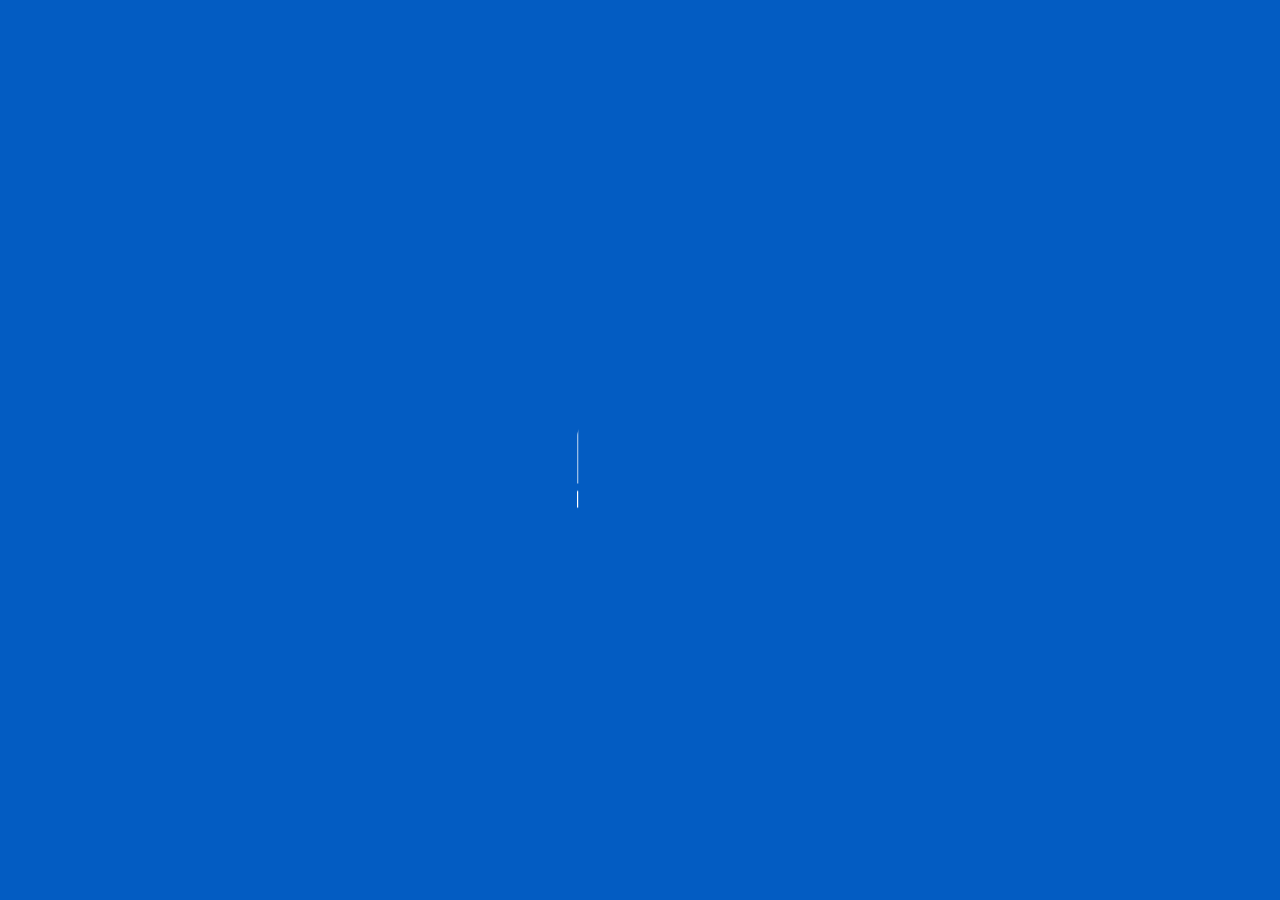
<file: index.html>
<!doctype html>
<html lang="en"><head><meta charset="utf-8">
<meta name="robots" content="noindex, nofollow">
<title>Encik Beku</title>
<meta http-equiv="refresh" content="0; url=website/">
<link rel="canonical" href="website/">
</head><body><p><a href="website/">Continue to the Encik Beku site</a></p></body></html>
</file>
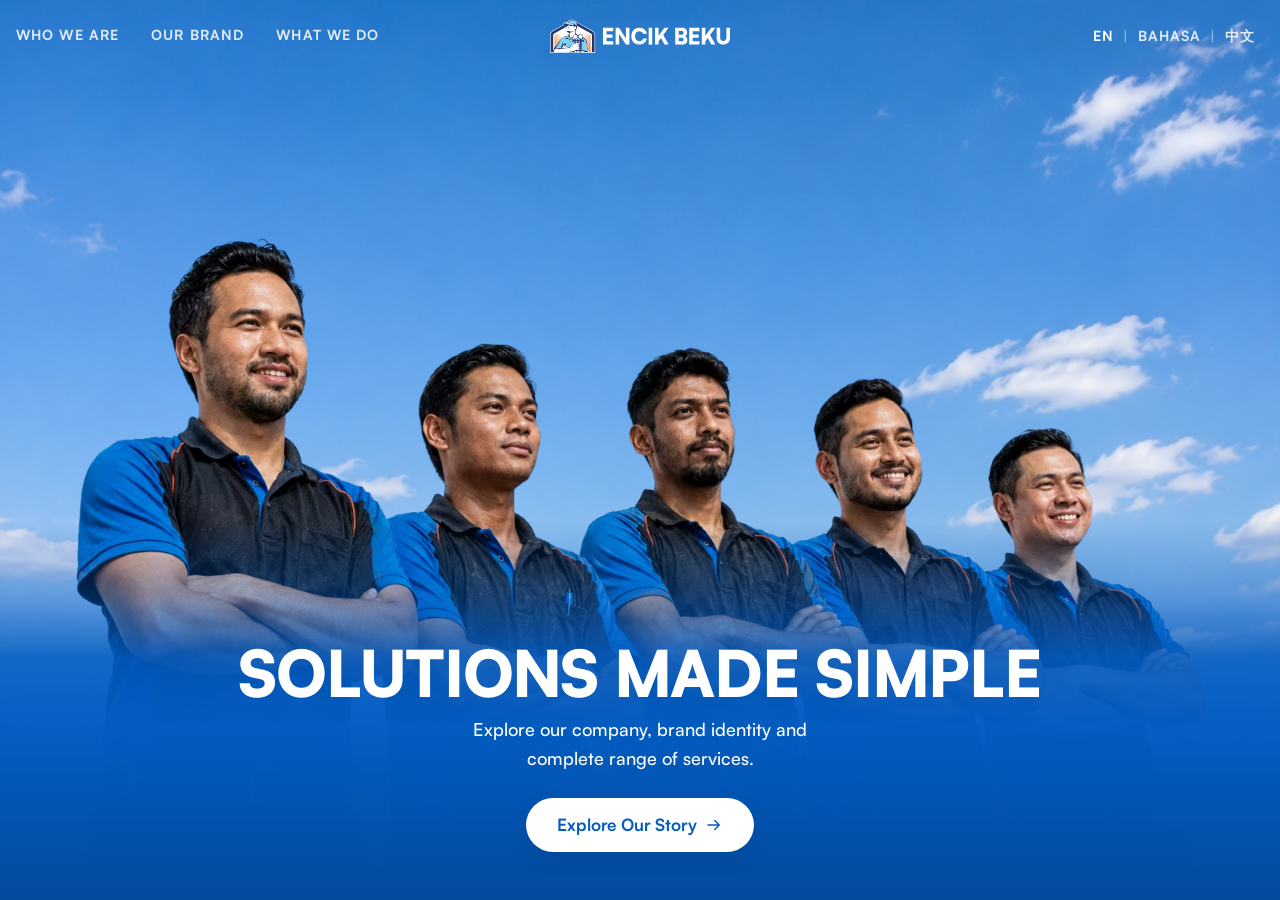
<file: website/index.html>
<!doctype html>
<html lang="en" data-theme="light">
<head>
<meta charset="utf-8">
<meta name="viewport" content="width=device-width, initial-scale=1">
<title>Encik Beku</title>
<meta name="description" content="The official source for Encik Beku company information, brand identity and guidelines, official brand assets, and complete service information with pricing.">
<link rel="stylesheet" href="../fonts/fonts.css?v=mtwgk8ze">
<link rel="stylesheet" href="../tokens/tokens.css?v=mtwgk8ze">
<link rel="stylesheet" href="site.css?v=mtwgk8ze">
<link rel="icon" href="../svg/mark/encik-beku-mark-navy.svg">
<!-- Both layers are above the fold and the page is nothing else, so neither
     should wait on the parser to be discovered. -->
<link rel="preload" as="image" href="img/hero-sky.jpg">
<link rel="preload" as="image" href="img/hero-crew.avif" type="image/avif">
</head>
<body class="home">

<!-- Brand loader — horizontal wipe, per the webisoft reference.
     CSS-only and self-dismissing; see the note in site.css. -->
<div class="loader" aria-hidden="true">
  <div class="mark">
    <img class="wordmark" src="../svg/logo/encik-beku-primary-dark.svg" alt="">
  </div>
</div>


<header class="site overlay">
  <div class="wrap nav">
    <nav>
      <a href="about.html" data-i18n="nav.about">Who we are</a>
      <a href="brand.html" data-i18n="nav.brand">Our brand</a>
      <a href="services.html" data-i18n="nav.services">What we do</a>
    </nav>
    <a class="brand" href="index.html" aria-label="Encik Beku"><img class="logo" src="../svg/logo/encik-beku-secondary-dark.svg" alt="Encik Beku"></a>
    <div class="langs" role="group" aria-label="Language">
      <button type="button" data-lang="en" aria-pressed="true">EN</button><span class="sep">|</span><button type="button" data-lang="ms" aria-pressed="false">Bahasa</button><span class="sep">|</span><button type="button" data-lang="zh" aria-pressed="false">中文</button>
    </div>
  </div>
</header>

<main>

<!-- The whole page: one screen, two photographic layers.
     The sky plate and the cut-out technicians are separate images that drift
     against each other with the pointer. Nesting matters — .layer carries the
     entrance animation, the <img> inside carries the parallax transform, so
     the two never fight over the same property. See site.css and hero.js. -->
<section class="hero">
  <div class="hero-stage">
    <div class="layer layer-sky">
      <img data-depth="0.35" src="img/hero-sky.jpg" alt=""
           width="1920" height="1080" fetchpriority="high">
    </div>
    <div class="layer layer-crew">
      <picture>
        <source srcset="img/hero-crew.avif" type="image/avif">
        <img data-depth="1" src="img/hero-crew.png"
             width="1788" height="1006" fetchpriority="high"
             alt="Five Encik Beku technicians standing together in uniform">
      </picture>
    </div>
    <div class="hero-fade" aria-hidden="true"></div>
  </div>

  <div class="copy">
    <div class="wrap">
      <h1 data-i18n="hero.title">Solutions Made Simple</h1>
      <p class="lede" data-i18n="hero.lede">Explore our company, brand identity and complete range of services.</p>
      <div class="cta-row">
        <a class="btn btn-lg pill on-photo" href="about.html">
          <span data-i18n="hero.cta">Explore Our Story</span>
          <svg width="18" height="18" viewBox="0 0 24 24" aria-hidden="true"
               fill="none" stroke="currentColor" stroke-width="2"
               stroke-linecap="round" stroke-linejoin="round"><path d="M4 12h15M13 6l6 6-6 6"/></svg>
        </a>
      </div>
    </div>
  </div>
</section>

</main>

<script src="anim.js?v=mtwgk8ze"></script>
<script src="i18n.js"></script>
<script src="hero.js?v=mtwgk8ze"></script>
</body>
</html>
</file>
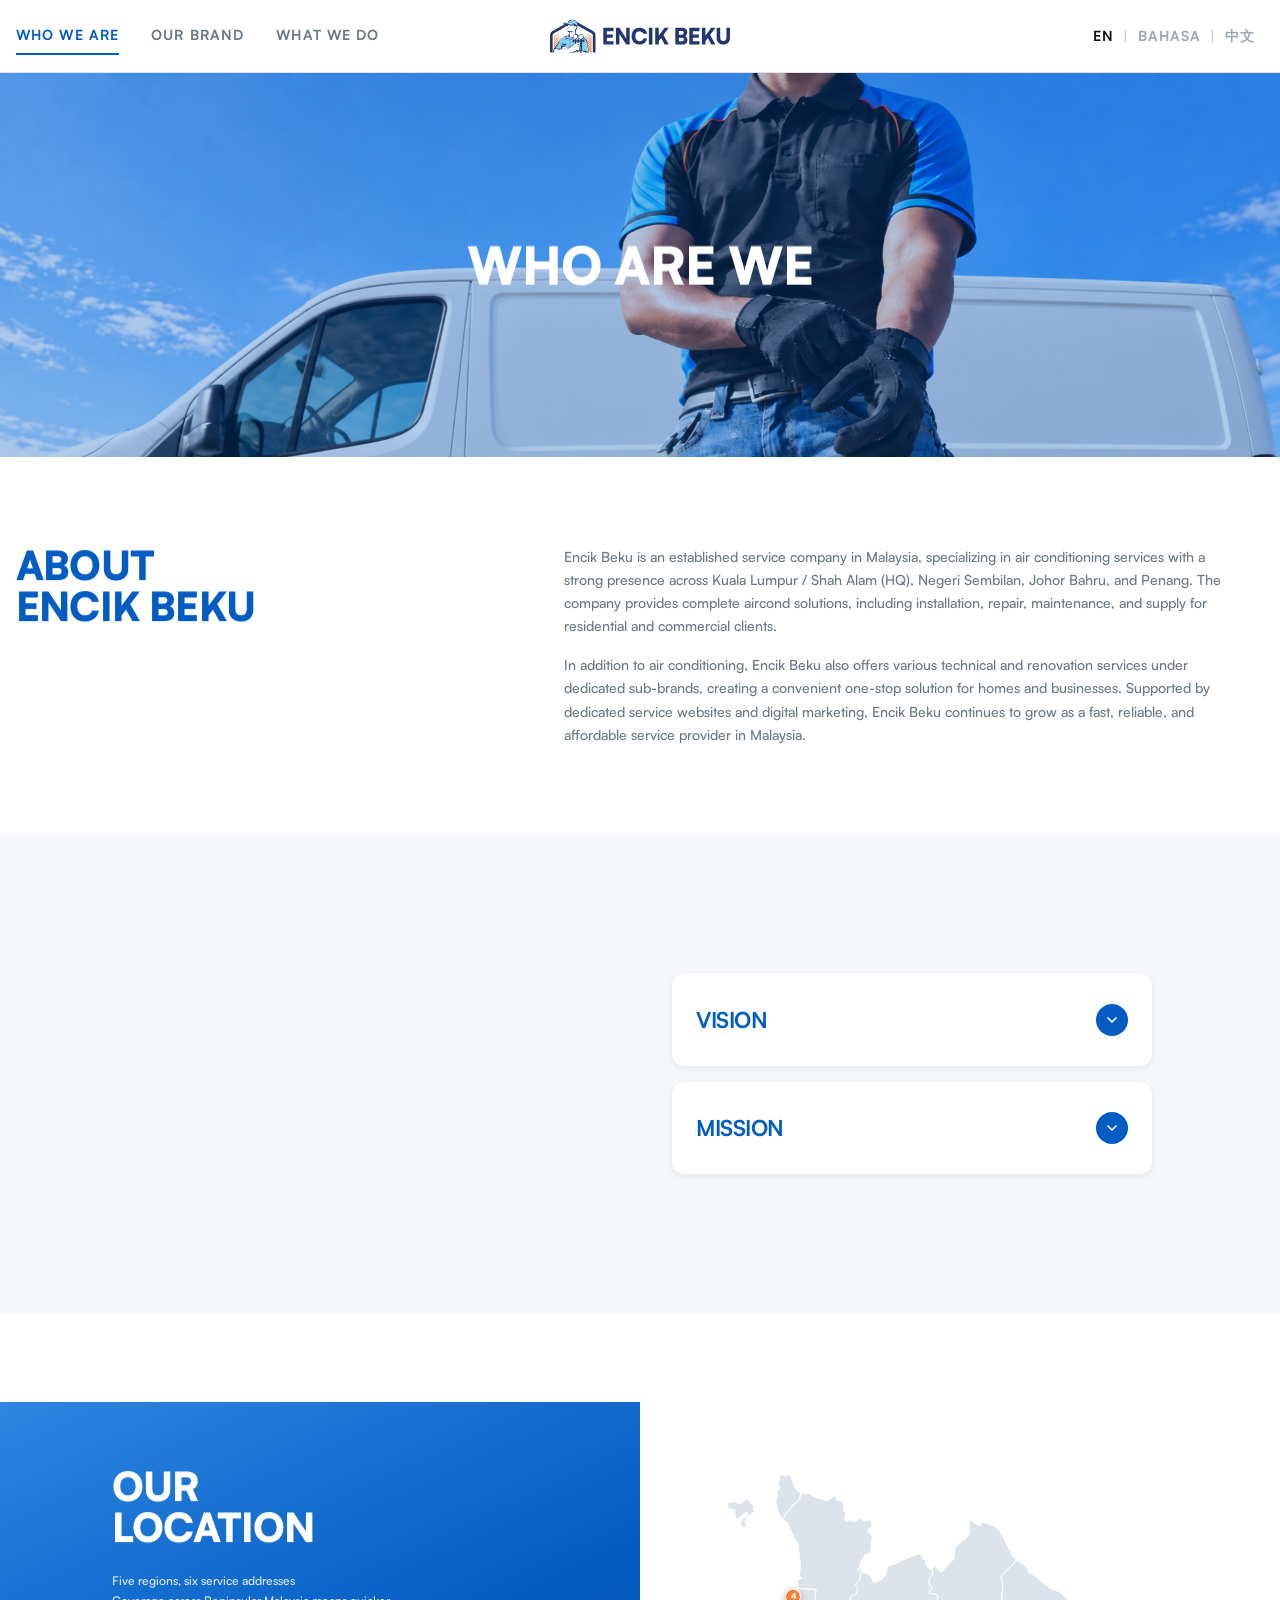
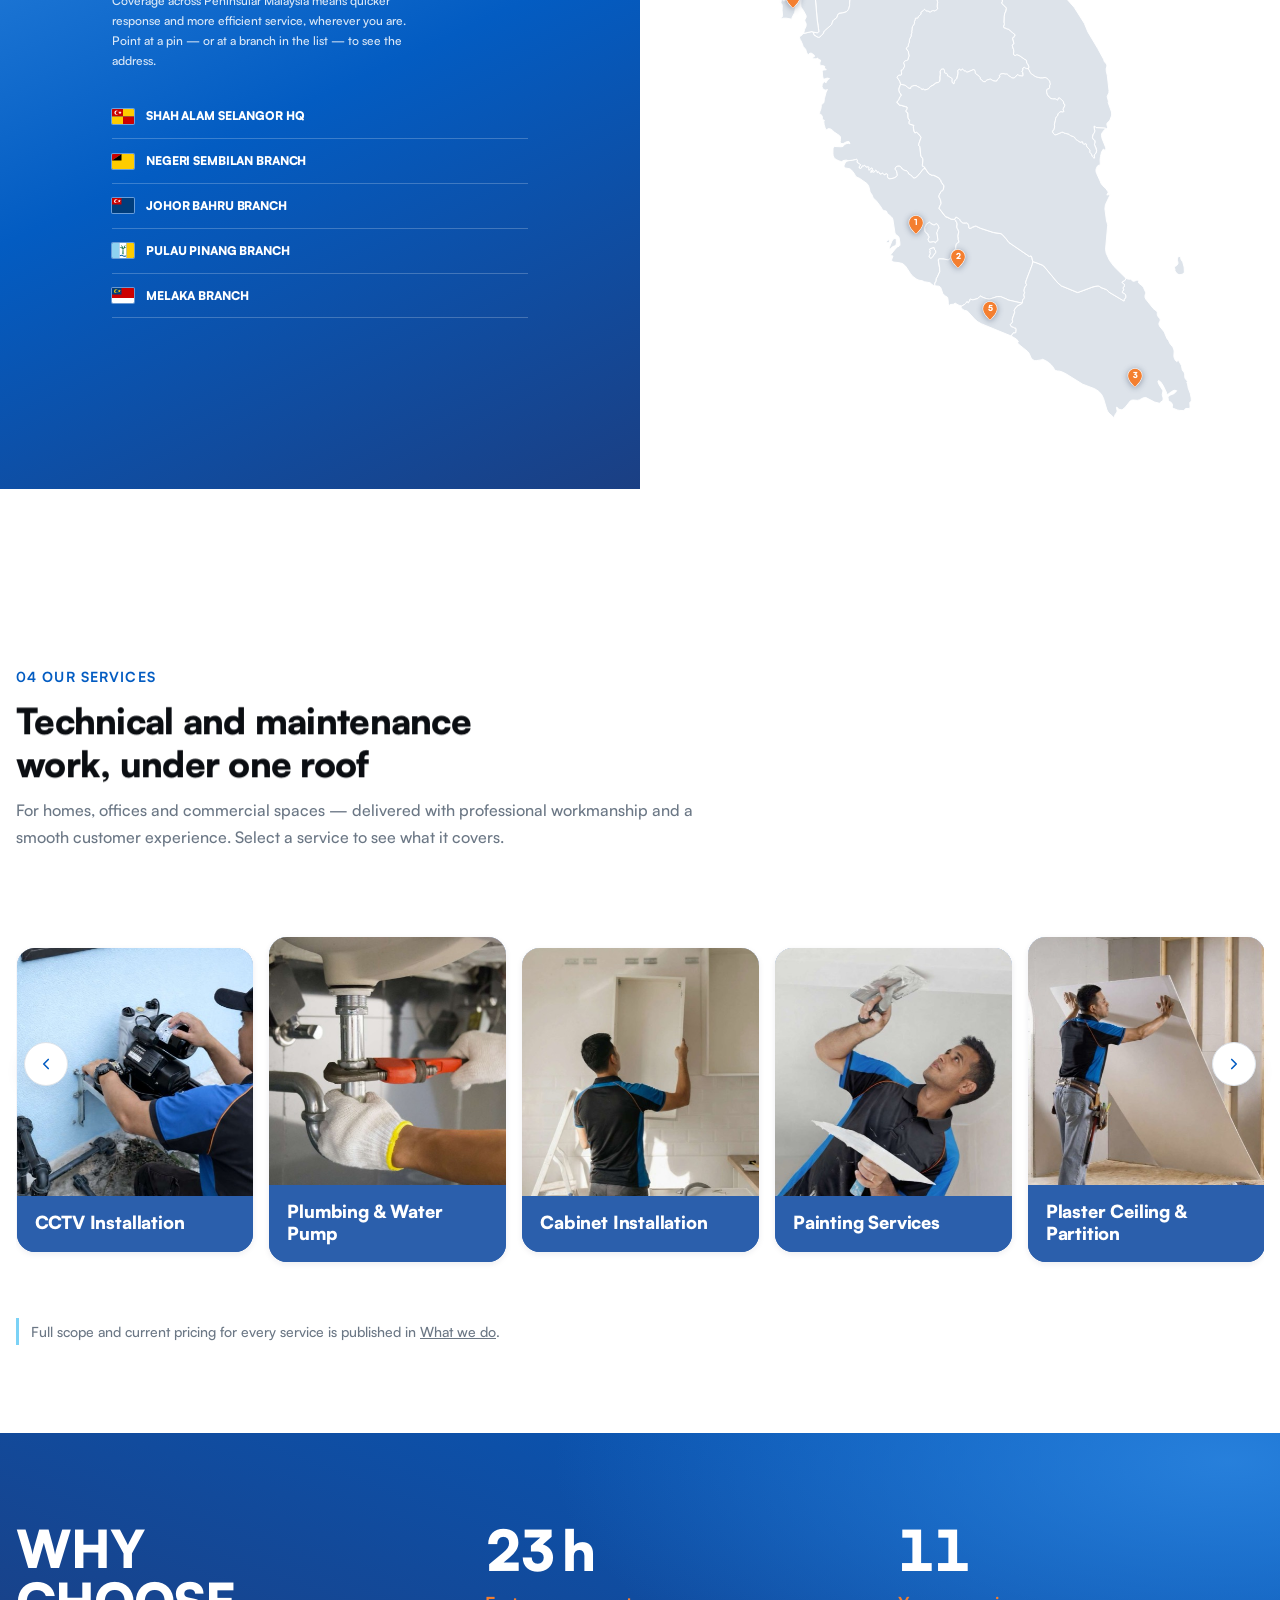
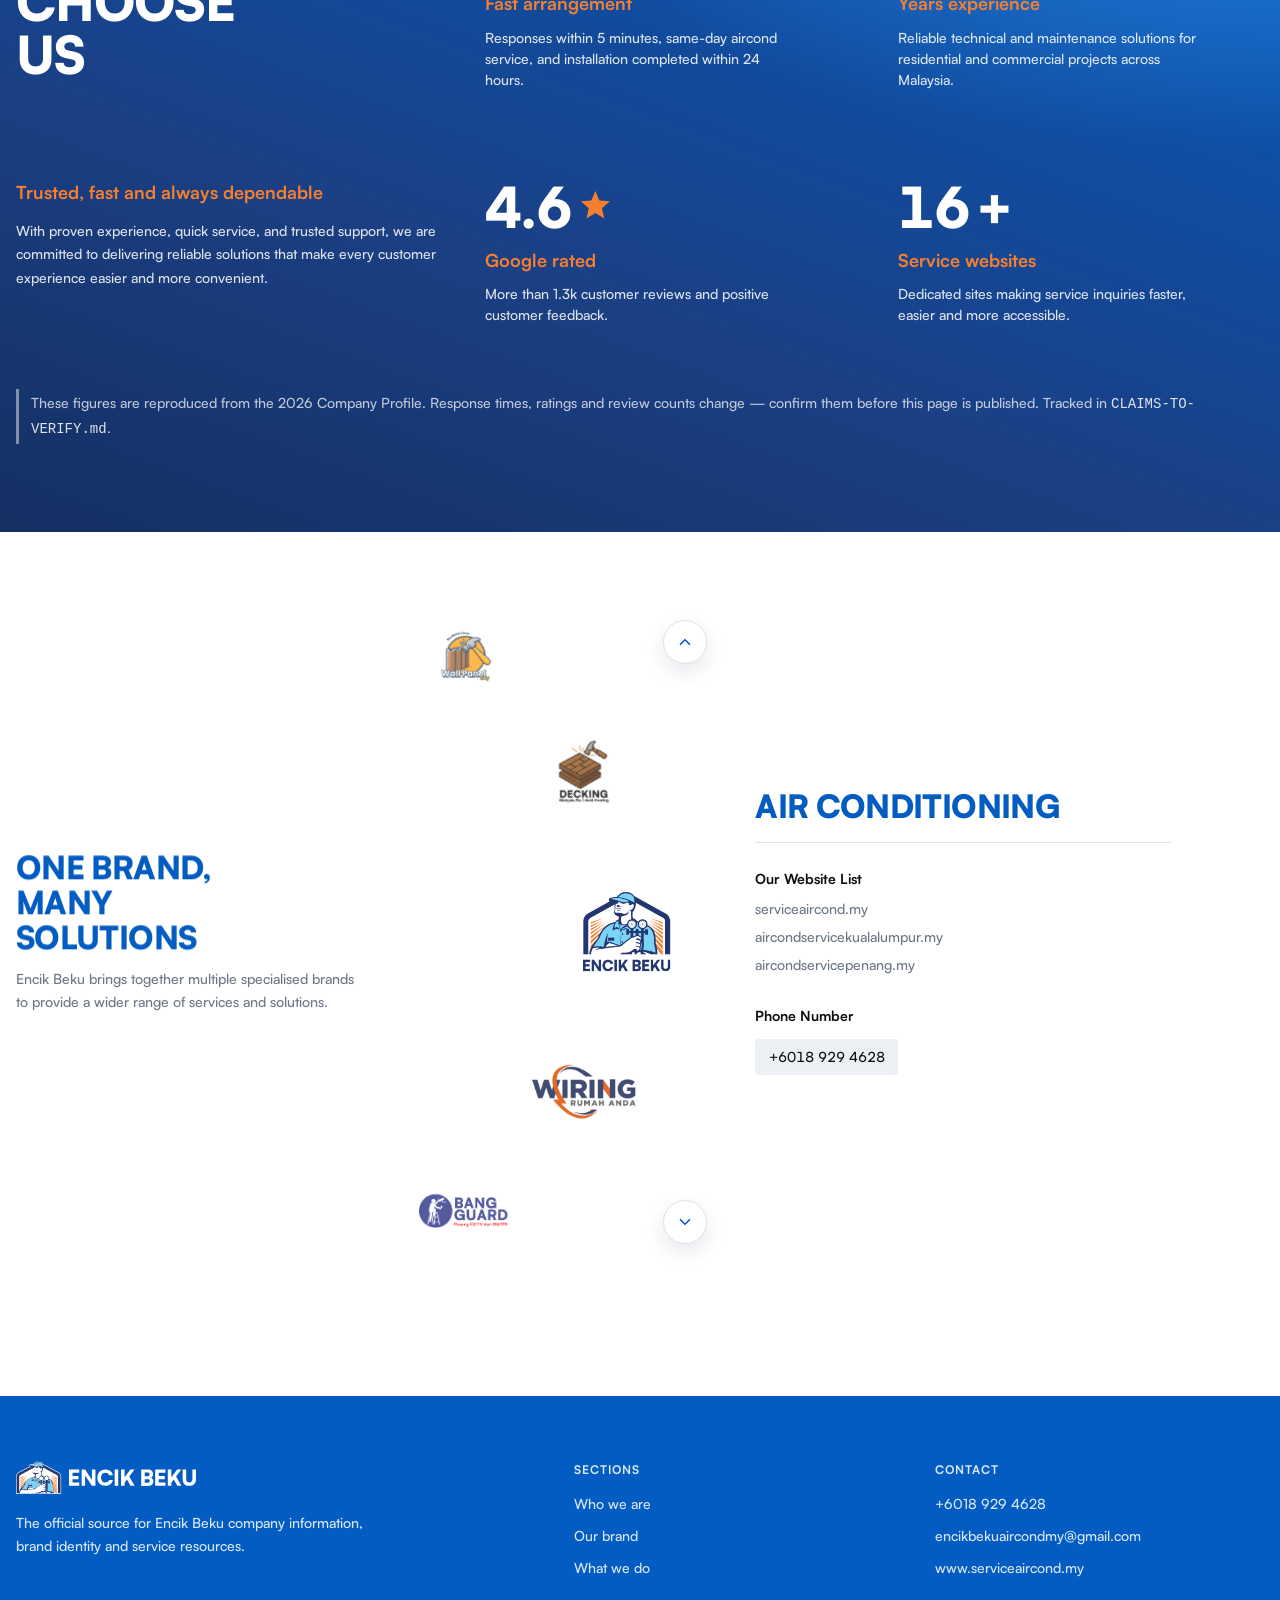
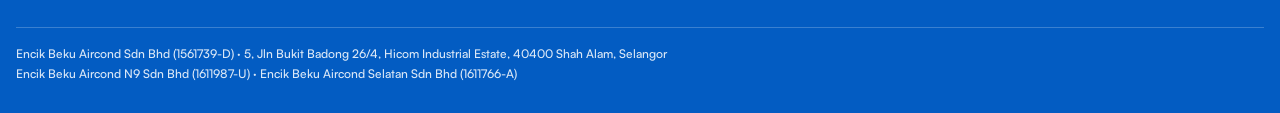
<file: website/about.html>
<!doctype html>
<html lang="en" data-theme="light">
<head>
<meta charset="utf-8">
<meta name="viewport" content="width=device-width, initial-scale=1">
<title>Who We Are</title>
<meta name="description" content="Encik Beku — an established Malaysian air conditioning and technical services company. Company overview, vision and mission, locations, services, service websites and contact details.">
<link rel="stylesheet" href="../fonts/fonts.css?v=mtwgk8ze">
<link rel="stylesheet" href="../tokens/tokens.css?v=mtwgk8ze">
<link rel="stylesheet" href="site.css?v=mtwgk8ze">
<link rel="icon" href="../svg/mark/encik-beku-mark-navy.svg">
<style>
  /* ─────────────────────────────────────────────────────────────
     Who we are — page-scoped layout.
     Everything here is specific to this page's seven-section
     structure; shared components stay in site.css.
     ───────────────────────────────────────────────────────────── */

  /* ── Hero band ── */
  .hero-band {
    position: relative;
    display: grid; align-content: center;
    min-height: clamp(17rem, 30vw, 28rem);
    padding: var(--eb-space-8) 0;
    text-align: center;
    color: var(--eb-fg-on-brand);
    background-color: var(--eb-bg-brand);   /* on brand before the photo loads */
    background-image:
      linear-gradient(rgba(3, 92, 194, .30), rgba(3, 92, 194, .30)),
      url('img/about-hero.jpg');
    background-position: center, 50% 0%;
    background-size: cover;
    background-repeat: no-repeat;
  }
  .hero-band h1 {
    text-transform: uppercase;
    font-weight: var(--eb-fw-black);
    letter-spacing: var(--eb-tracking-tight);
    color: var(--eb-fg-on-brand);
  }

  .chapter { padding: var(--eb-space-9) 0; }
  .chapter[id] { scroll-margin-top: 4.5rem; }  /* clears the sticky header */

  /* ── 01 · About — headline left, copy right ── */
  .split {
    display: grid; gap: var(--eb-space-7);
    grid-template-columns: minmax(0, 5fr) minmax(0, 7fr);
    align-items: start;
  }
  .bigtype {
    font-size: clamp(1.75rem, 3.4vw, 2.5rem);
    font-weight: var(--eb-fw-black);
    line-height: var(--eb-leading-tight);
    letter-spacing: var(--eb-tracking-tight);
    text-transform: uppercase;
    color: var(--eb-fg-brand);
    max-width: 11ch;   /* holds the break at ABOUT / ENCIK BEKU */
  }
  .bigtype.onbrand { color: var(--eb-fg-on-brand); max-width: 9ch; }
  .split .prose { font-size: var(--eb-text-sm); gap: var(--eb-space-4); }

  /* ── Accordion — shared by 02 and 03 ──
     Panels ship expanded so the copy exists without JS; locations.js
     collapses them on init. */
  .acc-head {
    display: flex; align-items: center; justify-content: space-between;
    gap: var(--eb-space-4); width: 100%; text-align: left;
    background: none; border: 0; padding: 0; margin: 0;
    font: inherit; color: inherit; cursor: pointer;
    min-height: 2.75rem;   /* WCAG 2.2 SC 2.5.8 */
  }
  .acc-chev {
    flex: none; display: grid; place-items: center;
    width: 2rem; height: 2rem; border-radius: 50%;
    background: var(--eb-bg-brand); color: var(--eb-fg-on-brand);
    transition: transform var(--eb-dur) var(--eb-ease), background var(--eb-dur) var(--eb-ease);
  }
  .acc-chev svg { width: 1rem; height: 1rem; display: block; }
  .acc-head[aria-expanded="false"] .acc-chev { transform: rotate(180deg); }
  .acc-head:hover .acc-chev { background: var(--eb-brand-hover); }
  .acc-head:focus-visible { outline: 2px solid var(--eb-border-brand); outline-offset: 3px; border-radius: var(--eb-radius-sm); }

  .acc-panel {
    display: grid; grid-template-rows: 1fr;
    transition: grid-template-rows var(--eb-dur-slow) var(--eb-ease-quart);
  }
  .acc-head[aria-expanded="false"] + .acc-panel { grid-template-rows: 0fr; }
  .acc-inner { overflow: hidden; min-height: 0; }

  /* ── 02 · Vision & mission — photo bleeds off the left edge ── */
  .greyband { background: var(--eb-bg-2); padding: 0; }
  .vm {
    display: grid; grid-template-columns: minmax(0, 1fr) minmax(0, 1fr);
    align-items: center;
  }
  /* margin:0 kills the UA default on <figure>, which otherwise insets the
     photo from the edge it is meant to bleed off. */
  .vm-photo { background: var(--eb-bg-3); margin: 0; }
  .vm-photo img { display: block; width: 100%; height: 100%; object-fit: cover; object-position: center 35%; aspect-ratio: 4 / 3; }
  .vm-acc {
    display: grid; gap: var(--eb-space-4); align-content: center;
    max-width: 34rem; padding: var(--eb-space-7) var(--eb-space-6);
  }
  .vm-acc .acc {
    background: var(--eb-bg-1); border-radius: var(--eb-radius-md);
    box-shadow: var(--eb-shadow-sm); padding: var(--eb-space-5);
  }
  .vm-acc h3 {
    font-size: var(--eb-text-lg); letter-spacing: var(--eb-tracking-tight);
    text-transform: uppercase; color: var(--eb-fg-brand); margin: 0;
  }
  .vm-acc .acc-inner p { color: var(--eb-fg-2); font-size: var(--eb-text-sm); padding-top: var(--eb-space-4); margin: 0; }

  /* ── 03 · Our locations — gradient panel left, zooming map right ── */
  .locations {
    display: grid; grid-template-columns: minmax(0, 1fr) minmax(0, 1fr);
    align-items: stretch;
  }
  .loc-panel {
    background: linear-gradient(155deg,
      var(--eb-blue-400) 0%, var(--eb-tech-blue) 45%, var(--eb-french-blue) 100%);
    color: var(--eb-fg-on-brand);
  }
  /* Right-aligning the content inside a column that runs to the viewport edge
     keeps the copy on the .wrap grid while the blue bleeds off-screen. */
  .loc-panel-i {
    max-width: 30rem; margin-inline: auto;
    padding: var(--eb-space-8) var(--eb-space-6);
    display: grid; gap: var(--eb-space-5); align-content: center;
  }
  .loc-lede { color: var(--eb-fg-on-brand-muted); font-size: var(--eb-text-xs); max-width: 40ch; }

  .loclist { display: grid; }
  .loc-head {
    padding: var(--eb-space-3) 0;
    border-bottom: 1px solid var(--eb-border-on-brand);
    justify-content: flex-start;   /* flag then name, not pushed apart */
    gap: var(--eb-space-3);
  }
  .loc-flag {
    flex: none; width: 1.375rem; height: .9375rem; display: block;
    border-radius: 1px;
    /* The panel is blue and so is Johor's flag — a hairline keeps them apart. */
    box-shadow: 0 0 0 1px rgba(255, 255, 255, 0.4);
    transition: transform var(--eb-dur) var(--eb-ease-quart);
  }
  .loc-head:hover .loc-flag, .loc-head[aria-expanded="true"] .loc-flag { transform: scale(1.12); }
  .loc-name {
    font-weight: var(--eb-fw-black); text-transform: uppercase;
    letter-spacing: var(--eb-tracking-snug); font-size: var(--eb-text-xs);
    color: var(--eb-fg-on-brand);
  }
  .loc-head:hover .loc-name, .loc-head[aria-expanded="true"] .loc-name { color: var(--eb-frozen-lake); }
  .loc-card {
    background: var(--eb-bg-1); color: var(--eb-fg-1);
    border-radius: var(--eb-radius-sm); box-shadow: var(--eb-shadow-md);
    padding: var(--eb-space-4); margin: var(--eb-space-3) 0;
    display: grid; gap: 0.35rem;
  }
  .loc-card b { font-size: var(--eb-text-xs); }
  .loc-card address { font-style: normal; font-size: var(--eb-text-xs); color: var(--eb-fg-2); line-height: var(--eb-leading-normal); }
  .loc-card address + address { margin-top: 0.4rem; padding-top: 0.4rem; border-top: 1px dashed var(--eb-border-1); }
  .loc-card address i { font-style: normal; font-weight: var(--eb-fw-bold); color: var(--eb-fg-3); }

  /* ── The map ──
     JS composes two whole transform values on .mapfield: --zoom-svg in
     viewBox units (px on an SVG child == one user unit) and --zoom-html in
     percentages, so the HTML pin layer tracks the SVG exactly. */
  .mapwrap { padding: var(--eb-space-8) var(--eb-space-6); display: grid; place-items: center; }
  .mapfield {
    --zoom-svg: none; --zoom-html: none; --zoom-k: 1;
    position: relative; width: 100%; max-width: 30rem; overflow: hidden;
  }
  .my-map { display: block; width: 100%; height: auto; color: var(--eb-neutral-200); }
  .map-zoom {
    transform: var(--zoom-svg); transform-origin: 0 0;
    transition: transform var(--eb-dur-slow) var(--eb-ease-quart);
  }
  .my-map .state {
    fill: currentColor;
    stroke: var(--eb-bg-1);
    stroke-width: 1;
    stroke-linejoin: round;
    /* The zoom scales the whole group, so the borders would thicken with it. */
    vector-effect: non-scaling-stroke;
    transition: fill var(--eb-dur) var(--eb-ease-quart);
  }
  .my-map .state.is-on { fill: var(--eb-bg-brand); }

  .pinlayer {
    position: absolute; inset: 0;
    transform: var(--zoom-html); transform-origin: 0 0;
    transition: transform var(--eb-dur-slow) var(--eb-ease-quart);
  }
  .pin {
    position: absolute; width: 2.75rem; height: 2.75rem;
    padding: 0; border: 0; background: none; cursor: pointer;
    display: grid; place-items: end center; line-height: 0;
    color: var(--eb-bg-accent);
    /* Origin at the marker tip so the counter-scale pins it to its city. */
    transform: translate(-50%, -100%) scale(calc(1 / var(--zoom-k)));
    transform-origin: 50% 100%;
    transition: transform var(--eb-dur-slow) var(--eb-ease-quart);
  }
  .pin svg {
    width: 1.375rem; height: 1.375rem; overflow: visible;
    filter: drop-shadow(0 1px 3px rgba(13, 31, 66, 0.4));
    transition: transform var(--eb-dur) var(--eb-ease-quart), color var(--eb-dur) var(--eb-ease-quart);
  }
  .pin text {
    fill: #fff; font-family: var(--eb-font-sans); font-size: 9px;
    font-weight: var(--eb-fw-black); text-anchor: middle;
  }
  /* A hairline of page-white keeps the marker legible over the land fill. */
  .pin use { stroke: #fff; stroke-width: 1.2; paint-order: stroke; }
  .pin:hover svg, .pin:focus-visible svg, .pin.is-on svg { transform: translateY(-0.1875rem) scale(1.18); color: var(--eb-pumpkin); }
  .pin:focus-visible { outline: 2px solid var(--eb-border-brand); outline-offset: 2px; border-radius: var(--eb-radius-sm); }

  /* ── 06 · Websites & phone list — the brand arc ──
     Twelve sibling brands ride one ring whose centre sits off the left of the
     stage, so only its right edge is in play: a vertical arc carrying five
     logos with the middle one at the focus point. Turning the arc brings the
     next brand to the middle and its sites and line in beside it. With the
     script off the arc holds its starting angle and every panel stays open,
     which is the plain list this replaced.
     .wheel, not .eco — site.css already owns .eco, and its 680px cap was
     quietly squeezing this whole section. */
  .wheel {
    --r: 20rem;        /* arc radius, measured from a centre off-stage left */
    --logo-w: 10rem;
    --logo-h: 5.5rem;
    --stage: 39rem;
  }
  .wheel-frame {
    display: grid; align-items: center;
    grid-template-columns: minmax(0, 0.9fr) auto minmax(0, 1.35fr);
    gap: var(--eb-space-7);
  }

  .wheel-title {
    font-size: clamp(1.5rem, 2.6vw, 2rem);
    font-weight: var(--eb-fw-black); text-transform: uppercase;
    line-height: 1.1; letter-spacing: var(--eb-tracking-tight);
    color: var(--eb-fg-brand);
    max-width: 14ch;   /* holds the break at ONE BRAND, / MANY SOLUTIONS */
  }
  .wheel-intro p {
    margin-top: var(--eb-space-3); max-width: 34ch;
    font-size: var(--eb-text-sm); color: var(--eb-fg-2);
    line-height: var(--eb-leading-relaxed);
  }

  .wheel-stage { position: relative; width: 19rem; height: var(--stage); }
  .wheel-ring {
    /* Pulled left so the arc's own centre is off-stage and the logos sit
       closer to the copy beside them. */
    position: absolute; left: -6rem; top: 50%; width: 0; height: 0;
    transform: rotate(var(--rot, 0deg));
    transition: transform 700ms var(--eb-ease-quart);
  }
  .wheel-chip {
    position: absolute; left: 0; top: 0;
    width: var(--logo-w); height: var(--logo-h);
    margin: calc(var(--logo-h) / -2) 0 0 calc(var(--logo-w) / -2);
    padding: 0; border: 0; background: none; cursor: pointer;
    pointer-events: none;
    /* The +90deg puts angle 0 at the arc's rightmost point, not its top. */
    transform: rotate(calc(var(--a) + 90deg)) translateY(calc(var(--r) * -1));
  }
  .wheel-chip .in {
    display: grid; place-items: center; width: 100%; height: 100%;
    /* Cancels the chip's own angle, that 90deg offset and the ring's, so a
       logo stays upright wherever the arc has carried it. */
    transform: rotate(calc(0deg - var(--a) - 90deg - var(--rot, 0deg)));
    transition: transform 700ms var(--eb-ease-quart);
  }
  /* Bounded, not sized. The twelve logos run from 3.2:1 to square, so each is
     asked to fit the box on its own terms rather than being stretched to it. */
  .wheel-chip img {
    max-width: var(--logo-w); max-height: var(--logo-h);
    width: auto; height: auto;
    opacity: 0; scale: 0.6;
    transition: opacity 420ms var(--eb-ease-quart), scale 420ms var(--eb-ease-quart);
  }
  /* The middle logo is the focus; its neighbours stand back 15%, theirs 25%.
     Anything further round the ring is out of the window entirely. */
  .wheel-chip[data-d="0"] img { opacity: 1;    scale: 1; }
  .wheel-chip[data-d="1"] img { opacity: 0.85; scale: 0.72; }
  .wheel-chip[data-d="2"] img { opacity: 0.75; scale: 0.6; }
  .wheel-chip[data-d="0"],
  .wheel-chip[data-d="1"],
  .wheel-chip[data-d="2"] { pointer-events: auto; }
  .wheel-chip:focus-visible .in {
    outline: 2px solid var(--eb-border-brand); outline-offset: 6px;
    border-radius: var(--eb-radius-sm);
  }

  /* Parked in the corners the arc never reaches. */
  .wheel-stage .wheel-nav { left: auto; right: 0; transform: none; z-index: 4; }
  .wheel-stage .wheel-nav.prev { top: 0; }
  .wheel-stage .wheel-nav.next { top: auto; bottom: 0; }

  .wheel-detail { max-width: 26rem; }
  .wheel-panel { display: grid; }
  /* A class selector outranks the UA sheet's [hidden] rule, so the closed
     panels need saying explicitly or all twelve stay on the page. */
  .wheel-panel[hidden] { display: none; }
  .wheel-panel h3 {
    font-size: clamp(1.5rem, 2.6vw, 2rem);   /* matches .wheel-title */
    font-weight: var(--eb-fw-black); text-transform: uppercase;
    letter-spacing: var(--eb-tracking-tight); color: var(--eb-fg-brand);
  }
  /* Holds its place while the copy above and below it changes. */
  .wp-rule { height: 1px; background: var(--eb-border-1); margin: var(--eb-space-4) 0 var(--eb-space-5); }
  .wp-body { display: grid; justify-items: start; gap: 0.1rem; }
  .wp-body h4 { font-size: var(--eb-text-sm); font-weight: var(--eb-fw-bold); margin-bottom: 0.25rem; }
  .wp-body .wp-gap { margin-top: var(--eb-space-5); }
  .wheel-panel a.url {
    font-size: var(--eb-text-sm); color: var(--eb-fg-2);
    text-decoration: none; overflow-wrap: anywhere;
    /* WCAG 2.2 SC 2.5.8 — standalone links need a 24px target. */
    display: inline-flex; align-items: center; min-height: 1.65rem;
  }
  .wheel-panel a.url:hover { color: var(--eb-fg-brand); text-decoration: underline; }
  .wheel-panel a.tel {
    margin-top: 0.4rem; padding: 0.4rem 0.85rem;
    border-radius: var(--eb-radius-xs); background: var(--eb-bg-3);
    color: var(--eb-fg-1); font-size: var(--eb-text-sm);
    font-variant-numeric: tabular-nums; text-decoration: none;
    display: inline-flex; align-items: center; min-height: 2.25rem;
  }
  .wheel-panel a.tel:hover { background: var(--eb-bg-tint); color: var(--eb-fg-brand); }

  /* The copy scrolls up into place when the brand changes. The rule does not
     animate, so it reads as a fixed border the text moves behind. */
  .wheel-panel :is(h3, h4, a) {
    animation: wp-scroll-in 520ms var(--eb-ease-quart) backwards;
  }
  @keyframes wp-scroll-in { from { opacity: 0; transform: translateY(0.9rem); } }
  .wp-body > *:nth-child(1) { animation-delay: 60ms; }
  .wp-body > *:nth-child(2) { animation-delay: 100ms; }
  .wp-body > *:nth-child(3) { animation-delay: 140ms; }
  .wp-body > *:nth-child(4) { animation-delay: 180ms; }
  .wp-body > *:nth-child(5) { animation-delay: 220ms; }
  .wp-body > *:nth-child(6) { animation-delay: 260ms; }
  .wp-body > *:nth-child(7) { animation-delay: 300ms; }

  @media (max-width: 1080px) {
    .wheel-frame { grid-template-columns: minmax(0, 1fr) auto; }
    .wheel-detail { grid-column: 1 / -1; max-width: none; }
  }
  @media (max-width: 760px) {
    .wheel { --r: 14rem; --logo-w: 7rem; --logo-h: 3.75rem; --stage: 27rem; }
    .wheel-frame { grid-template-columns: minmax(0, 1fr); }
    .wheel-ring { left: -4rem; }
    .wheel-stage { width: 14rem; justify-self: center; }
  }
  @media (prefers-reduced-motion: reduce) {
    .wheel-ring, .wheel-chip .in, .wheel-chip img { transition: none; }
    .wheel-panel :is(h3, h4, a) { animation: none; }
  }


  @media (max-width: 1000px) {
    .split, .vm, .locations { grid-template-columns: 1fr; }
    .bigtype, .bigtype.onbrand { max-width: none; }
    /* Stacked, the panel no longer runs to a viewport edge, so the
       right-alignment that kept it on the .wrap grid is dropped. */
    .loc-panel-i, .vm-acc { max-width: none; margin-inline: 0; }
    .vm-photo img { aspect-ratio: 16 / 9; }
  }
  @media (max-width: 940px) {
    .chapter[id] { scroll-margin-top: 1.25rem; }
    .wheel-panel a.url, .wheel-panel a.tel { min-height: 2.75rem; display: inline-flex; align-items: center; }
  }
  @media (max-width: 560px) {
    .mapfield { max-width: 20rem; }
    .loc-panel-i, .mapwrap, .vm-acc { padding: var(--eb-space-7) var(--eb-space-5); }
  }

  /* ── 04 · Our services — the card row ──
     Five cards to a view, scrolled sideways for the rest; ten at once leaves
     each column too narrow to read. The photograph sits above a blue plate
     carrying the service name, and touching or selecting a card opens the
     plate to show what that service covers. The first card ships open, so
     the row is correct before the script runs and if it never does.
     .svctile, not .svccard — site.css already owns .svccard for the plain
     service grid, and its `.svccard p` rule outranks a single class here. */
  .railwrap {
    position: relative;
    --svc-blue: #2b5fac;   /* specified for this section, not a brand token */
  }
  .rail {
    --per: 5;
    display: flex; align-items: center; gap: var(--eb-space-4);
    overflow-x: auto; scroll-snap-type: x mandatory; scroll-behavior: smooth;
    padding: var(--eb-space-3) 0 var(--eb-space-4);
    min-height: 25.5rem;   /* holds the row steady as cards open and close */
  }
  .rail::-webkit-scrollbar { height: 6px; }
  .rail::-webkit-scrollbar-thumb { background: var(--eb-border-2); border-radius: 3px; }
  .rail::-webkit-scrollbar-track { background: transparent; }

  .svctile {
    flex: 0 0 calc((100% - (var(--per) - 1) * var(--eb-space-4)) / var(--per));
    scroll-snap-align: start;
    border-radius: var(--eb-radius-lg); overflow: hidden;
    background: var(--svc-blue); box-shadow: var(--eb-shadow-sm);
    transition: box-shadow var(--eb-dur-slow) var(--eb-ease-quart);
  }
  .svctile.is-open { box-shadow: var(--eb-shadow-lg); }

  /* The whole card is the control. aria-labelledby keeps its accessible name
     to the service alone, so the photo's alt and the scope line do not get
     read out as part of the button. */
  .svchit {
    display: flex; flex-direction: column; width: 100%;
    padding: 0; border: 0; margin: 0; cursor: pointer;
    background: none; font: inherit; color: var(--eb-fg-on-brand); text-align: left;
  }
  .svchit:focus-visible { outline: 2px solid var(--eb-ink-white); outline-offset: -5px; }
  .svchit > img {
    display: block; width: 100%; height: 15.5rem;
    object-fit: cover; object-position: 50% 30%; background: var(--eb-bg-2);
  }

  .svcplate { display: block; background: var(--svc-blue); padding: 1rem 1.125rem 1.125rem; }
  .svcname {
    display: block;
    font-size: 1.125rem; font-weight: var(--eb-fw-black);
    line-height: 1.2; letter-spacing: var(--eb-tracking-snug);
  }

  /* Same grid-rows accordion as sections 02 and 03, so the scope line sizes
     itself instead of the card carrying a hardcoded open height. */
  .svcfoot {
    display: grid; grid-template-rows: 0fr;
    transition: grid-template-rows var(--eb-dur-slow) var(--eb-ease-quart);
  }
  .svctile.is-open .svcfoot { grid-template-rows: 1fr; }
  .svcfoot > span { overflow: hidden; min-height: 0; }
  .svcdesc {
    display: block; padding-top: 0.5rem;
    font-size: 0.8125rem; font-weight: var(--eb-fw-bold);
    line-height: 1.45; color: var(--eb-fg-on-brand);
    opacity: 0; transition: opacity var(--eb-dur) var(--eb-ease-quart);
  }
  .svctile.is-open .svcdesc { opacity: 1; transition-delay: 160ms; }

  .railnav, .wheel-nav {
    position: absolute; top: 9rem; z-index: 3;
    width: 2.75rem; height: 2.75rem; border-radius: 50%;
    display: grid; place-items: center; padding: 0; cursor: pointer;
    background: var(--eb-bg-1); color: var(--eb-fg-brand);
    border: 1px solid var(--eb-border-1); box-shadow: var(--eb-shadow-md);
    transition: background var(--eb-dur) var(--eb-ease), opacity var(--eb-dur) var(--eb-ease);
  }
  .railnav.prev { left: 0.5rem; }
  .railnav.next { right: 0.5rem; }
  .railnav svg, .wheel-nav svg { width: 1.125rem; height: 1.125rem; display: block; }
  .railnav:hover, .wheel-nav:hover { background: var(--eb-bg-tint); }

  @media (max-width: 1000px) { .rail { --per: 3; } }
  @media (max-width: 640px) {
    .rail { --per: 1.6; min-height: 24rem; }
    .svchit > img { height: 14rem; }
  }

  @media (prefers-reduced-motion: reduce) {
    .rail { scroll-behavior: auto; }
    .svctile, .svcfoot, .svcdesc, .railnav { transition: none; }
  }

  /* ── 05 · Why choose us ──
     A full-bleed blue band on a three by two grid: the title and, beneath it,
     the claim and its opening line hold the left column, with the four
     figures filling the two to their right. The figures count up when the
     band is reached — the finished numbers are what ship in the markup, so
     they read correctly with the script off. */
  .why {
    background:
      radial-gradient(88% 68% at 96% 4%, rgba(45, 134, 224, 0.85), rgba(45, 134, 224, 0) 60%),
      linear-gradient(200deg, var(--eb-tech-blue) 0%, var(--eb-french-blue) 62%, var(--eb-blue-800) 100%);
    color: var(--eb-fg-on-brand);
  }
  .why-grid {
    display: grid; align-items: start;
    grid-template-columns: minmax(0, 1.15fr) minmax(0, 1fr) minmax(0, 1fr);
    gap: var(--eb-space-9) var(--eb-space-7);
  }
  .why-title {
    font-size: clamp(2rem, 4.4vw, 3.25rem);
    font-weight: var(--eb-fw-black); text-transform: uppercase;
    line-height: 1.02; letter-spacing: var(--eb-tracking-tight);
    color: var(--eb-fg-on-brand);
    max-width: 9ch;   /* holds the break at WHY / CHOOSE US */
  }
  .why-claim {
    font-size: var(--eb-text-md); font-weight: var(--eb-fw-bold);
    color: var(--eb-bg-accent); margin-bottom: var(--eb-space-3);
  }
  .why-lede {
    max-width: 44ch; font-size: var(--eb-text-sm);
    line-height: var(--eb-leading-relaxed); color: var(--eb-fg-on-brand-muted);
  }

  .wcs-num {
    display: flex; align-items: center; gap: 0.375rem;
    font-size: clamp(2.5rem, 4.6vw, 3.5rem);
    font-weight: var(--eb-fw-black); line-height: 1;
    letter-spacing: var(--eb-tracking-tight);
    /* Fixed-width digits keep the count from twitching as it climbs. */
    font-variant-numeric: tabular-nums;
  }
  .wcs-star { width: 0.62em; height: 0.62em; flex: none; color: var(--eb-bg-accent); }
  .wcs-lbl {
    margin-top: var(--eb-space-3);
    font-size: var(--eb-text-md); font-weight: var(--eb-fw-bold);
    color: var(--eb-bg-accent);
  }
  .wcs p {
    margin-top: var(--eb-space-2); max-width: 30ch;
    font-size: var(--eb-text-sm); line-height: var(--eb-leading-normal);
    color: var(--eb-fg-on-brand-muted);
  }

  .why .note {
    margin-top: var(--eb-space-8);
    color: var(--eb-fg-on-brand-subtle);
    border-left-color: var(--eb-border-on-brand-strong);
  }
  .why .note code { color: var(--eb-fg-on-brand-muted); }

  @media (max-width: 1000px) {
    .why-grid { grid-template-columns: minmax(0, 1fr) minmax(0, 1fr); }
    .why-title, .why-note { grid-column: 1 / -1; }
  }
  @media (max-width: 560px) {
    .why-grid { grid-template-columns: minmax(0, 1fr); gap: var(--eb-space-7); }
  }
</style>
</head>
<body>

<svg width="0" height="0" style="position:absolute" aria-hidden="true"><defs>
  <g id="i-arrow" stroke="currentColor" stroke-width="2" fill="none" stroke-linecap="round" stroke-linejoin="round"><path d="M4 12h15M13 6l6 6-6 6"/></g>
  <g id="i-dl" stroke="currentColor" stroke-width="1.8" fill="none" stroke-linecap="round" stroke-linejoin="round"><path d="M12 3v12m0 0 5-5m-5 5-5-5M4 19h16"/></g>
  <g id="i-pin" stroke="currentColor" stroke-width="1.7" fill="none" stroke-linejoin="round"><path d="M12 21s7-6 7-11a7 7 0 1 0-14 0c0 5 7 11 7 11z"/><circle cx="12" cy="10" r="2.5"/></g>
  <path id="i-pin-fill" fill="currentColor" d="M12 22.5s7.5-6.6 7.5-12A7.5 7.5 0 1 0 4.5 10.5c0 5.4 7.5 12 7.5 12z"/>
  <g id="i-phone" stroke="currentColor" stroke-width="1.7" fill="none" stroke-linejoin="round"><path d="M6 3h3l2 5-2.5 1.5a12 12 0 0 0 6 6L16 13l5 2v3a2 2 0 0 1-2.2 2A17 17 0 0 1 4 5.2 2 2 0 0 1 6 3z"/></g>
  <g id="i-mail" stroke="currentColor" stroke-width="1.7" fill="none" stroke-linejoin="round"><rect x="3" y="5" width="18" height="14" rx="2"/><path d="m3 7 9 6 9-6"/></g>
  <g id="i-chev" stroke="currentColor" stroke-width="2.4" fill="none" stroke-linecap="round" stroke-linejoin="round"><path d="m6 15 6-6 6 6"/></g>
  <!-- State flags, drawn to the arms of each state. Simplified for a 22x15
       swatch: quarters, cantons, crescents and stars only. -->
  <symbol id="flag-selangor" viewBox="0 0 22 15">
    <path fill="#c00" d="M0 0h11v7.5H0z"/><path fill="#fc0" d="M11 0h11v7.5H11z"/>
    <path fill="#fc0" d="M0 7.5h11V15H0z"/><path fill="#c00" d="M11 7.5h11V15H11z"/>
    <circle cx="4.5" cy="3.7" r="2.1" fill="#fff"/><circle cx="5.4" cy="3.7" r="1.75" fill="#c00"/>
    <path fill="#fff" d="m8 1.7.42 1.28h1.34l-1.09.79.42 1.28L8 4.25l-1.09.8.42-1.28-1.09-.79h1.34z"/>
  </symbol>
  <symbol id="flag-negeri-sembilan" viewBox="0 0 22 15">
    <path fill="#fc0" d="M0 0h22v15H0z"/>
    <path fill="#c00" d="M0 0h9.5L0 6.5z"/><path fill="#000" d="M9.5 0v6.5H0z"/>
  </symbol>
  <symbol id="flag-johor" viewBox="0 0 22 15">
    <path fill="#003d7c" d="M0 0h22v15H0z"/><path fill="#c00" d="M0 0h9.5v6.5H0z"/>
    <circle cx="4" cy="3.2" r="1.9" fill="#fff"/><circle cx="4.85" cy="3.2" r="1.55" fill="#c00"/>
    <path fill="#fff" d="m7.3 1.4.38 1.16h1.22l-.99.72.38 1.16-.99-.72-.99.72.38-1.16-.99-.72h1.22z"/>
  </symbol>
  <symbol id="flag-pulau-pinang" viewBox="0 0 22 15">
    <path fill="#8ed2f0" d="M0 0h7.34v15H0z"/><path fill="#fff" d="M7.34 0h7.32v15H7.34z"/>
    <path fill="#fc0" d="M14.66 0h7.34v15h-7.34z"/>
    <path fill="#046a38" d="M10.7 5.5c1.6-1.5 3-1.6 3.6-.9-1 .1-2 .5-2.6 1.2zm.6 0c-1.6-1.5-3-1.6-3.6-.9 1 .1 2 .5 2.6 1.2zm.3-.5c.3-2 1.3-2.8 2.1-2.7-.7.7-1.2 1.7-1.4 2.7zm-.6 0c-.3-2-1.3-2.8-2.1-2.7.7.7 1.2 1.7 1.4 2.7z"/>
    <path fill="#046a38" d="M10.75 5.3h.5l.35 6h-1.2z"/>
    <path fill="#005ea8" d="M7.9 12.2q1.7-1 3.1 0 1.4 1 3.1 0v1.1q-1.7 1-3.1 0-1.4-1-3.1 0z"/>
  </symbol>
  <symbol id="flag-melaka" viewBox="0 0 22 15">
    <path fill="#c00" d="M0 0h22v10H0z"/><path fill="#fff" d="M0 10h22v5H0z"/>
    <path fill="#003d7c" d="M0 0h9.5v6.5H0z"/>
    <circle cx="4" cy="3.2" r="1.9" fill="#fc0"/><circle cx="4.85" cy="3.2" r="1.55" fill="#003d7c"/>
    <path fill="#fc0" d="m7.3 1.4.38 1.16h1.22l-.99.72.38 1.16-.99-.72-.99.72.38-1.16-.99-.72h1.22z"/>
  </symbol>
</defs></svg>

<header class="site">
  <div class="wrap nav">
    <nav>
      <a href="about.html" aria-current="page" data-i18n="nav.about">Who we are</a>
      <a href="brand.html" data-i18n="nav.brand">Our brand</a>
      <a href="services.html" data-i18n="nav.services">What we do</a>
    </nav>
    <a class="brand" href="index.html" aria-label="Encik Beku"><img class="logo" src="../svg/logo/encik-beku-secondary-light.svg" alt="Encik Beku"></a>
    <div class="langs" role="group" aria-label="Language">
      <button type="button" data-lang="en" aria-pressed="true">EN</button><span class="sep">|</span><button type="button" data-lang="ms" aria-pressed="false">Bahasa</button><span class="sep">|</span><button type="button" data-lang="zh" aria-pressed="false">中文</button>
    </div>
  </div>
</header>

<main>

<section class="hero-band">
  <div class="wrap">
    <h1 data-anim="lines">Who Are We</h1>
  </div>
</section>

<!-- ══ 01 · ABOUT ════════════════════════════════════════ -->
<section class="chapter" id="about">
  <div class="wrap split">
    <h2 class="bigtype" data-anim="lines">About Encik Beku</h2>
    <div class="prose" data-anim="stagger">
      <p>Encik Beku is an established service company in Malaysia, specializing in air conditioning services with a strong presence across Kuala Lumpur / Shah Alam (HQ), Negeri Sembilan, Johor Bahru, and Penang. The company provides complete aircond solutions, including installation, repair, maintenance, and supply for residential and commercial clients.</p>
      <p>In addition to air conditioning, Encik Beku also offers various technical and renovation services under dedicated sub-brands, creating a convenient one-stop solution for homes and businesses. Supported by dedicated service websites and digital marketing, Encik Beku continues to grow as a fast, reliable, and affordable service provider in Malaysia.</p>
    </div>
  </div>
</section>

<!-- ══ 02 · VISION & MISSION ═════════════════════════════ -->
<section class="chapter greyband" id="vision">
  <div class="vm">
    <figure class="vm-photo" data-anim="img">
      <img src="img/services/aircond.jpg" alt="An Encik Beku technician servicing a wall-mounted air conditioner" width="453" height="640" loading="lazy">
    </figure>

    <!-- Panels ship expanded so the copy is present without JS;
         locations.js collapses them on init. -->
    <div class="vm-acc" data-anim="stagger">
      <div class="acc">
        <button type="button" class="acc-head" aria-expanded="true" aria-controls="acc-vision">
          <h3>Vision</h3>
          <span class="acc-chev" aria-hidden="true"><svg viewBox="0 0 24 24"><use href="#i-chev"/></svg></span>
        </button>
        <div class="acc-panel" id="acc-vision">
          <div class="acc-inner">
            <p>To become a leading one-stop air conditioning and technical service provider in Malaysia, recognized for fast response, reliable service, and practical solutions for homes and businesses.</p>
          </div>
        </div>
      </div>

      <div class="acc">
        <button type="button" class="acc-head" aria-expanded="true" aria-controls="acc-mission">
          <h3>Mission</h3>
          <span class="acc-chev" aria-hidden="true"><svg viewBox="0 0 24 24"><use href="#i-chev"/></svg></span>
        </button>
        <div class="acc-panel" id="acc-mission">
          <div class="acc-inner">
            <p>To deliver affordable and high-quality services supported by skilled workmanship, professional service standards, and a smooth customer experience across every project and touchpoint.</p>
          </div>
        </div>
      </div>
    </div>
  </div>
</section>

<!-- ══ 03 · LOCATIONS ════════════════════════════════════ -->
<section class="chapter" id="locations">
  <div class="locations">
    <div class="loc-panel">
      <div class="loc-panel-i">
        <h2 class="bigtype onbrand" data-anim="lines">Our Location</h2>
        <p class="loc-lede" data-anim="rise">Five regions, six service addresses<br>Coverage across Peninsular Malaysia means quicker response and more efficient service, wherever you are. Point at a pin — or at a branch in the list — to see the address.</p>

        <!-- Rows ship expanded so every address is present without JS;
             locations.js collapses them on init and enforces single-open. -->
        <div class="loclist" data-anim="stagger">
        <div class="acc loc" data-loc="shah-alam">
          <button type="button" class="acc-head loc-head" aria-expanded="true" aria-controls="loc-shah-alam" data-state="selangor">
            <svg class="loc-flag" aria-hidden="true"><use href="#flag-selangor"/></svg>
            <span class="loc-name">Shah Alam Selangor HQ</span>
          </button>
          <div class="acc-panel" id="loc-shah-alam">
            <div class="acc-inner">
              <div class="loc-card">
                <b>Encik Beku Aircond Sdn. Bhd. (1561739-D)</b>
                <address>5, Jln Bukit Badong 26/4, Hicom Industrial Estate, 40400 Shah Alam, Selangor</address>
              </div>
            </div>
          </div>
        </div>
        <div class="acc loc" data-loc="negeri-sembilan">
          <button type="button" class="acc-head loc-head" aria-expanded="true" aria-controls="loc-negeri-sembilan" data-state="negeri-sembilan">
            <svg class="loc-flag" aria-hidden="true"><use href="#flag-negeri-sembilan"/></svg>
            <span class="loc-name">Negeri Sembilan Branch</span>
          </button>
          <div class="acc-panel" id="loc-negeri-sembilan">
            <div class="acc-inner">
              <div class="loc-card">
                <b>Encik Beku Aircond N9 Sdn. Bhd. (1611987-U)</b>
                <address>7, Jalan Dahlia 4/3, Taman Dahlia, Bandar Baru Salak Tinggi, 43900 Sepang, Selangor</address>
              </div>
            </div>
          </div>
        </div>
        <div class="acc loc" data-loc="johor">
          <button type="button" class="acc-head loc-head" aria-expanded="true" aria-controls="loc-johor" data-state="johor">
            <svg class="loc-flag" aria-hidden="true"><use href="#flag-johor"/></svg>
            <span class="loc-name">Johor Bahru Branch</span>
          </button>
          <div class="acc-panel" id="loc-johor">
            <div class="acc-inner">
              <div class="loc-card">
                <b>Encik Beku Aircond Selatan Sdn. Bhd. (1611766-A)</b>
                <address>38, Jalan Ros Merah 2/11, Taman Johor Jaya, 81100 Johor Bahru, Johor Darul Ta&rsquo;zim</address>
              </div>
            </div>
          </div>
        </div>
        <div class="acc loc" data-loc="pulau-pinang">
          <button type="button" class="acc-head loc-head" aria-expanded="true" aria-controls="loc-pulau-pinang" data-state="pulau-pinang">
            <svg class="loc-flag" aria-hidden="true"><use href="#flag-pulau-pinang"/></svg>
            <span class="loc-name">Pulau Pinang Branch</span>
          </button>
          <div class="acc-panel" id="loc-pulau-pinang">
            <div class="acc-inner">
              <div class="loc-card">
                <b>Encik Beku Aircond Sdn. Bhd. (1561739-D)</b>
                <address><i>Island</i> — 335-B, Jalan Irving, 10400 George Town, Pulau Pinang</address>
                <address><i>Mainland</i> — 78, Lorong Teras Jaya 2, Kawasan Perindustrian Ringan Teras Jaya, 13400 Butterworth, Pulau Pinang</address>
              </div>
            </div>
          </div>
        </div>
        <div class="acc loc" data-loc="melaka">
          <button type="button" class="acc-head loc-head" aria-expanded="true" aria-controls="loc-melaka" data-state="melaka">
            <svg class="loc-flag" aria-hidden="true"><use href="#flag-melaka"/></svg>
            <span class="loc-name">Melaka Branch</span>
          </button>
          <div class="acc-panel" id="loc-melaka">
            <div class="acc-inner">
              <div class="loc-card">
                <b>Encik Beku Aircond Sdn. Bhd. (1561739-D)</b>
                <address>354, Jalan Portugis, Kampung Dua, 75200 Melaka</address>
              </div>
            </div>
          </div>
        </div>
        </div>
      </div>
    </div>

    <div class="mapwrap">
      <div class="mapfield" data-anim="rise">
        <!-- Supplied per-state vector. Kept byte-identical to website/img/malaysia.svg. -->
        <svg viewBox="179 15 484 564" class="my-map" role="img" aria-label="Map of Peninsular Malaysia showing Encik Beku service locations" xmlns="http://www.w3.org/2000/svg">
          <g class="map-zoom">
            <path id="perlis" class="state" d="M242.38,24.21l.46.56.86.48,1.52.03v-.2l1.52-.95.91-.08,1.16.11,1.07.38.69.74,3.73,11.36,1.14,1.92,1.97,1.74,2.9,1.4-.16,1.47v.42l-.08.81-.98,4.49-.28.39-.42.42-2.38,1.61-1.02.84-11.11,12.6-.11.27-.15.46-.15,1.05-.37,1.28-.78.81v.02s-2.44-3.08-2.44-3.08l-2.19-4.35-1.55-4.71-.64-4.34-.38-1.91.83-1.56.88-2.21.42-2.52-.04-.88-.33-1.76.09-.9.68-1.06.88-.76.6-.88-.2-1.44-.81-2.35-.11-1.73.67-4.1.13-2.29.28-1.15.65-.84,1.43-.46.91.55.26.31ZM200.86,70.52l1.42-3.13,2.36-.94,1.31-1.22.28,1.71-.75.85-.75,1.13v1.23s-.16.66-.16.66l.06,1.64.65,1.73-.38,1.53-.95,1.43-1.14.48-1.62-1.42-.55-1.54-.94-.29-.75-2,1.92-1.82ZM212.36,58.13l1.03,1.58.36.91.18.83-1.02.55-1.45.42-.86.93-1.27.79-.48,1.46-1.64-1.03-.49-2.43-1.94.06-1.81.66-1.56,1.93-1.38,1.57h-1.65s-1.28,1.29-1.28,1.29l-1.23.57-.8.31-1.34-4.92.67-1.76-.31-2.61-1.63-.55-2.61-.54-1.82.14-.87-1.42-.41-1.77-.08-4.21,2.44.91,1.94-.85,3.28.12,1.52,1.03,3.46.42,1.52-.3,1.63-1.34,1.21-1.82.97-.06,1.53-.02-.47-.86-.17-.77.93.12.91.4.79,2.21.76,1.43,1.19,1,2.08.95-.14.84.72.43.86.77-.43,1.23-.85,1.39Z"/>
            <path id="kedah" class="state" d="M260.33,41.69l.98.47,2.24.69,1.69.14,2.6-.3,1.5.37,3.21,2.32,1.83.85,6.14,1.79,3.44,1.53,1.81.44,1.78-.24,6.48-4.64,1.72-.02.16.63-.03,2.26.27.84.85.63.94.13,1.03-.02,1.14.17,2.32,1.35.94,1.94.29,4.81.23,1.16.45,1.11,1.2,2.05.19.84-.21.93-.32.86-.03.09-.19.9.06,2.92.24.85.85,1.5.44-.05.55-.68,1.24-.4,1.34.18,4.19,1.05,1.89-.49,2.64-2.83,1.92-.4,3.24,2.66,1.67.54,4.62-1,1.28.44.67,1.31.28,2.06-.19,2.46-.92.86-1.32.61-1.35,1.69-.09,2.33,1.61,1.52,1.87,1.41.72,2.01-.53,3.96-.16,5.76-.71,3.3-.17,1.91-.77,1.85-1.83.68-2.12.42-1.66,1.07-4.13,8.4-.66,1.13-.24,1.18.19,1.15.53.83h-.65s-.38.04-.38.04l-.36.1-.25.24-.14.28.41,1.69.17.28.43.49.31.59.23.24.86.52.25.2.19.21.14.26-.06.59-1.38,5.78-.19.37-.32.38-1.24.84-.51.52-.72.99-.85.78-.2.29-.11.45.14.81.2.45.28.28.3.14.34.09.3.17.26.2.17.3.09.4v.5l-.22,1.75v.85l-.05.38-.36,1.28-.65,1.51-.62.99-1.28,1.33-.68.32-.5.07-.47-.42-.27-.13-.38.17-.45.49-.75,1.18-.44.57-.53,1.36-.42,3.91-.06.84.05.85-.05.84-.68,2.92-.25.65-.32.61-.36.55-1.3,1.47-.68.34-1.06.39-2.54.68-3.45.48-.72.53-.96,1.84-.22,1.15-.09.31-.34.49-.51.49-2.45,1.7-.33.34-.34.49-.75,1.63-.44,1.54-.09.23-.09.18-.37.56-7.13,6.36-.45.86-.45,1.46-.17.28-.2.23-1.5,1.25-1.43,1.74-.25.2-.33.18-.44.12-.62.06-.78-.18-.69-.31-1.03-.73-1.12-.51-.36-.1-.62-.81-.76-2.74,3.11.55,1.2-.04.34-.11.3-.17.28-.25.27-.41.08-.43v-.41l-1.68-11.8-1.76-20.76.19-6.06.19-.88.47-1.21-1.74-.79-1.59-.27-14.63-.88h-.03s-.35-1.54-.35-1.54l-.69-8.59.92.39,1.18.27,1.15-.07.87-.6.15-1-.77-.62-.97-.44-.47-.45,1.13-11.81-2.68-20.4-.86-1.74-1.47-1.93-1.2-2.18-1.79-4.54-3.63-6.61-1.22-4.03-1.54-1.56-3.28-2.3-.12-.16v-.02s.79-.81.79-.81l.37-1.28.15-1.05.15-.46.11-.27,11.11-12.6,1.02-.84,2.38-1.61.42-.42.28-.39.98-4.49.08-.81v-.42l.16-1.47Z"/>
            <path id="kelantan" class="state" d="M430.83,68.94l2.57,1.87,5.38,3.63,1.15.58,2.36-.6.47-1.18-.86-.81-1.64.51,1.13-1.58,2.16.08,11.68,4.29,2.26,1.35,4.2,4.45,12.06,23.82,2.1,2.6,2.14,1.72-.23.16-3.68,4.64-7.71,7.21-3.54,3.75-.5,1.3,1.37,5.59.27.67.28,1.01.05.57-.28,1.69.16,5.45-.12.34-.19.27-.81.53-.09,1.01.73,5.96.05,1.65-.19.94-.34.12-.08.35.19.58,1.62,2.01,2.23,1.83.41.49.19.93-.48,2.54-1.17,2.49-.15.42-.29,2.3-.21,5.84.27,1.53v.4s-.02.4-.02.4l-.17.7-.62,1.69.06.41.22.4.7.34,1.35.32.28.16.5.41.31.14.4.06.37.02.41.09.36.23.47.41.78.38.27.19,1.4,1.61.49.36.42.26.33.14.28.16.36.29.97,1.09.8.59.2.21-.18.45-.46.58-.14.28-.08.35-.05.34-.17.29-.28.14-.73.18-.28.17-.19.27.02.56,1.2,4.9-.11.52-.2.34-.31.13-.3.16-.25.2-.2.24-.11.26-.02.2v.08l.02.05v.08l.05.48.17.81.94,2.84.24,1.63-.17.81-.16,1.96.19.48.42.42,1.09.47.48-.02.34-.18.19-.27.24-.2.31-.09.35.03.36.09,2.49,1.13,5.01,3.56.36.14.73.19.33.33.23.57.14,1.42.18.81.52.77.34.34.28.41.9,2.18.1.76-.57,1.48-1.99-.08-.86-.27-1.01-.82-.33-.14h-.39s-.41.2-.41.2l-.45.56-.14.45-.03.44.02.39-.05.35-.11.34-.33.61-.15.31-.09.32.02.35.09.3.36.56.12.31.28,1.52.05.81-.08.37-.12.32-.26.23-.39.09-1.33-.27-1.51-.14-.44-.15-.33-.21-.19-.23-.25-.23-.26-.2-.33-.05-.39.1-.39.47-.41.7-.19.24-.23.22-.5.41-.22.23-.59.47-.72.45-.42.15-.51.02-.86-.19-.5-.17-.39-.22-.97-.79-1.77-.99-.43-.47-.54-.82-.23-.21-.42-.12-.56-.04-.91.05-.54-.06-.46-.1-.67-.28-.53-.06h-.7s-1.35.27-1.35.27l-.85.34-.91.84-.1.41.09.34.16.26.06.34-.06.34-.15.31-1.18,1.5-.92.89-.17.27-.61,1.29-.48.16-.73.03-1.63-.27-.73-.22-.55-.22-1.99-1.2-.56-.02-.75.07-2.19.62-.62.32-.33.21-1.07,1.32-2.06-.28-.36-.17-.41-.24-.19-.3-.26-.6-.21-.26-.23-.22-.3-.14-.34-.11-.3-.14-.25-.23-.12-.33-.05-.36-.02-.42-.08-.37-.12-.33-.17-.27-.63-.72-3.64-2.76-.21-.25-.12-.3-.05-.38-.02-.78-.05-.34-.64-1.56-.19-.27-.22-.2-.83.13-5.52,2.37-1.04.05-.62-.45-.5-.42-.28-.16-.33-.05-.36.03-.39-.02-.25-.16-.97-1.34-.22-.22-.22-.16-.23.04-.3.19-.5.54-.39.28h-.67s-.36-.16-.36-.16l-.29-.25-.33-.56-.33-.05-.41.2-.73.88-.2.55-.07.49.09.35.07.37.02.83-.06.81-1.03,4.49-.26.61-.27.34-1.08,1-.57.81-.31.61-.12.33-.06.38-.03,1.2-.2.26-.36.09-.67-.24-.38-.27-.24-.32-.16-.29-.47-1.3-.05-.36.05-.34.17-.74v-.41l-.03-.4-.09-.34-.16-.31-.2-.26-.25-.21-1.72-.99-.48-.39-.3-.18-.38-.13-.54-.08-.31-.2-.17-.32-.05-.38v-.38l-.04-.38-.12-.34-.16-.31-.23-.22-.28-.19-.31-.12-.78-.06-.37-.07-.3-.15-.18-.26-.08-.38-.05-.41.02-.89-.08-.82-.09-.35-.14-.3-.19-.27-.28-.19-.41-.1-.57-.02-.86.15-.51.16-.44.31-.3.47-.34.94-.09.63.14,2.55-.02.41-.36,2.36.08,2.08-.12.83-.36,1.42-.16.31-.17.27-.41.3-.65.28-2.28.48-.64.29-.8.99-.65.46-3.03,1.64-.86.59-.53.5-.3.6-.62.74-.5.27-.72.28-2.26.64-.62-.02-.42-.39-.81-.36-1.47.26-1.15-1-.71-.74-.43-.22-1.48-.53-.47-.28-.33-.27-.2-.23-.39-.26-.69-.18-1.31-.18-1.2.22-.59.21-.33.16-1.26.33-.31.24-.16.34-.05.4v.42l-.05.38-.32.24-.62-.02-1.17-.23-1.29-.96-.3-.34-1.48-1.26-1.17-.45-4.02-1.05-.89-2.73-.73-1.45-1.97-2.77,1.23-1.89.3-.07.42-.2.31-.06.3-.15.3-.12.34-.05.32.06.37.03.33-.05.26-.36.14-.59-.05-1.26-.2-1.21-.11-.33-.09-.35.02-.36.17-.37.52-.33.45-.11.41-.05.34-.29.28-.52.39-1.1.28-.53.25-.39.24-.23.1-.39.02-.54-.27-.92-.67-1.58-.04-.33.1-.4.41-.43.59-1.01.25-.2.31-.15.75-.14.41-.02.8-.13.36-.31.3-.53.95-2.89.16-.78.03-.46-.69-4.06-.3-.59-1.02-1.01-.83-1.82,1.56-1.21.29-.35.32-.52.09-.73.05-.97.06-.35.27-.63.34-.59.14-.34.19-1.59.02-.81.12-.75.22-.59,1.15-2.13.23-.74.05-.58-.05-.37.03-.44.12-.45.3-.61.14-.47.06-.48v-.41l-.11-.81.03-.46.22-.59.11-.95.02-.84.28-1.54.14-.37.26-.49,1.4-2.08.23-.46.08-.36-.02-1.62.11-.45.59-1.16.15-.55.09-.9.12-.34.32-.21.71.02.47.1.42-.02.35-.2.3-.56.33-.83.36-.41,1.59-1.28.43-.57.2-.51-.03-.41-.07-.38-.03-.4.28-.49.56-.52,1.31-.85.58-.49.37-.41.17-.28.26-.17.36-.02.56.33.8.86.29.15.36.09.81.05.79.12.62.28,1.08.74.3.06.37-.14.61-.7.5-.38.8-.26.53-.06h.48s.41.06.41.06l.36.11.39.03.37-.05.36-.16.44-.23,1.18-.83.31-.31.28-.62.09-.43-.47-1.49.21-2.88.23-1.03.03-.5-.09-.62-.37-1.17-.08-.76.16-.94.41-.81.12-.32.07-.38.03-.46-.09-.6-.22-.74-.5-.85-.39-.26-.41-.07-.37-.03-.33-.08-.58-.31-.28-.11-.31.03-.32.11-.57.33-.33.13-.35.04-.34-.08-.81-.58-.3-.09-.39-.02-.8.05-.36-.04-.28-.14-.11-.42.05-.61.66-1.87.7-1.36.36-1.01.06-.53-.02-.65-.22-1.18-.22-.59-.26-.4-.8-.5-.27-.21-.23-.24-.14-.49-.06-.71.09-1.3-.06-1.14-.07-.24-.07-.71.09-.52.22-.58.64-.89.75-.77,1.1-.74.22-.21.37-1.45.16-5.25-.21-.61,1.73-1.59,1.21-.36,1.33.42.79,1.01.63,1.22.87,1.08,2.14,1.16,1.64-.18,1.18-1.28.8-2.14.53-.62,2.94-1.8.61-.89.34-.9.5-.85,1.12-.73,3.28-2.86.64-3.87.05-4.32,1.51-4.19,2.48-3.02,7.45-5.74,2.67-2.67,1.13-3.22-.46-7.9.65-5.34Z"/>
            <path id="perak" class="state" d="M320.14,117.95l.76,1.2,1.18,2.38.69.8.98.39,1.91-.09,1,.2,2.26,1.52,1.91,2.2,1.53,2.54,1.15,2.53,1.68.78,2.8-.89,4.71-2.85,1.55-1.49,1.28-1.79.86-2.04.31-2.25,1.24-4.58,3.09-1.62,3.95-.71,3.88-1.85,3.53-2.29,10.82-4.21,3.47-1.35,2.34-.54,2.15.51,1.59,2.12.47,1.14.54.8.78.48,1.17.2.96.39.03.83-.31,1.01-.05.91,1.97,4.63,1.56,1.72,2.09.44,1-.51.1-.09.21.61-.16,5.25-.37,1.45-.22.21-1.1.74-.75.77-.64.89-.22.58-.09.52.07.71.07.24.06,1.14-.09,1.3.06.71.14.49.23.24.27.21.8.5.26.4.22.59.22,1.18.02.65-.06.53-.36,1.01-.7,1.36-.66,1.87-.05.61.11.42.28.14.36.04.8-.05.39.02.3.09.81.58.34.08.35-.04.33-.13.57-.33.32-.11.31-.03.28.11.58.31.33.08.37.03.41.07.39.26.5.85.22.74.09.6-.03.46-.07.38-.12.32-.41.81-.16.94.08.76.37,1.17.09.62-.03.5-.23,1.03-.21,2.88.47,1.49-.09.43-.28.62-.31.31-1.18.83-.44.23-.36.16-.37.05-.39-.03-.36-.11-.41-.05h-.48s-.53.05-.53.05l-.8.26-.5.38-.61.7-.37.14-.3-.06-1.08-.74-.62-.28-.79-.12-.81-.05-.36-.09-.29-.15-.8-.86-.56-.33-.36.02-.26.17-.17.28-.37.41-.58.49-1.31.85-.56.52-.28.49.03.4.07.38.03.41-.2.51-.43.57-1.59,1.28-.36.41-.33.83-.3.56-.35.2-.42.02-.47-.1-.71-.02-.32.21-.12.34-.09.9-.15.55-.59,1.16-.11.45.02,1.62-.08.36-.23.46-1.4,2.08-.26.49-.14.37-.28,1.54-.02.84-.11.95-.22.59-.03.46.11.81v.41l-.06.48-.14.47-.3.61-.12.45-.03.44.05.37-.05.58-.23.74-1.15,2.13-.22.59-.12.75-.02.81-.19,1.59-.14.34-.34.59-.27.63-.06.35-.05.97-.09.73-.32.52-.29.35-1.56,1.21.83,1.82,1.02,1.01.3.59.69,4.06-.03.46-.16.78-.95,2.89-.3.53-.36.31-.8.13-.41.02-.75.14-.31.15-.25.2-.59,1.01-.41.43-.1.4.04.33.67,1.58.27.92-.02.54-.1.39-.24.23-.25.39-.28.53-.39,1.1-.28.52-.34.29-.41.05-.45.11-.52.33-.17.37-.02.36.09.35.11.33.2,1.21.05,1.26-.14.59-.26.36-.33.05-.37-.03-.32-.06-.34.05-.3.12-.3.15-.31.06-.42.2-.3.07-1.23,1.89,1.97,2.77.73,1.45.89,2.73-1.47,3.9-.18,1.64.09.78.52,1.99.1.31.19.3,1,.95.42.99.05.56-.12.38-.26.18-.36.16-.33.29-.81,1.78-.31.96-.22.51-.25.38-.27.2-.61.61-.92,1.45,1.28.89,1.11,1.65.45.38.42.12.69-.22,4.65,1.43,1.18.22.41.22.25.29.11.34.02.34-.06.33-.3.59-.09.35-.28.68-.39.52-.17.31-.09.35.12.48.36.3.75.47.34.3.37,1.04.16,4.18.55,1.17.37.31.47.59.16.45-.04.39-.19.48-.15.61-.14,1.17.09.53.23.34.28.17.99.44,1.42.34.28.12.95.3.5.27.12.33-.06.27-.37.51-.06.73.08,1.15.55,2.61.42,1.19.38.63h.31s.82-.45.82-.45l.3-.06.31.07.78.52.39.18.92.89,2.49,3.41-2.12,6.08-.31,1.77.09.34.03.08,1.06,1.12.19.92.61,7.39.57,1.68.36.54.81.92.36.84.12.77.02,1.14-.48,4.21.09.88.23.53.36.09.39.05.84.41.98,1.53-1.84.55-.25.23-.42.45-.3.5-3.53,4.56-2.07,2.06-1.01.72-.83.48-.43.13-.63.06-.37-.09-.28-.16-.17-.16-.12-.18-.62-1.07-.23-.22-.26-.19-.62-.3-.28-.19-.25-.2-.22-.25-.17-.26-.24-.23-.34-.2-.87-.24-.23-.16-.12-.14-.12-.24-.5-1.32-.17-.27-.81-.96-.24-.21-.25-.16-.31-.09-1.2-.19-.78-.22-.62-.34-.32-.23-.28-.24-.44-.28-.26-.12-.27-.17-.26-.2-.22-.25-.17-.3-.12-.34-.09-.35-.25-.39-.36-.38-1.01-.45-.86-.1-1.38.14-.65.17-.48.18-.27.19-.19.25-.14.32-.09.35-.25.66-.16.28-.08.3.08.27.19.24.64.69.17.27.48,1.35.45,1.78.2,1.74-.97,1.39-2.16,1.28-.98.32-2.45.5-1.64.05-.37-.12-.31-.15-.27-.19-.21-.24-.17-.27-.28-.64-.09-.35-.05-.37v-.41l.05-.42.07-.33v-.83l-.9-.57-.7.06-1.43.7-.41-.02-.3-.15-.59-.68-.55-.45-.41-.08-.32.09-.75.48-.74.24-.39-.05-.29-.17-.65-1.23-.26-.33-.41-.37-.33.02-.23.23-.22.37-.28.05-.28-.09-.2-.23-.09-.28.06-.63-.18-.37-.87-.76-.39-.03-.23.17-.08.34-.13.39-.23.39-1.29.66-.53-.03-.56-.26-.44-.08-.41.09-.7.61h-.25s-.05-.21-.05-.21l.19-.61.03-.34-.04-.32-.02-.31.24-.19.47-.02.9.2.47-.05.2-.2-.06-.28-.19-.24-.45-.44-.19-.23-.11-.3-.03-.72-.17-.38-.24-.02-.26.13-.22.25-.19.27-.22.22-.24.18-.57.3-.25.22-.41.59-.29.24-.21-.05-.11-.27-.03-.34.02-.37-.13-.68.13-1.16-.2-.45-.33-.12-.33.02-.89.23-.81.02-.39-.2-.27-.37-.17-.42-.34-.46-.36-.16-.34.02-.28.13-.42.28-.2.11-.25.06h-.72s-.14.03-.14.03l-.26.12-.2.18-.19.28-.09.34-.1.7-.17.23-.3.23-.71.2-.44-.04-.34-.16-.2-.27-.12-.32-.03-.37.04-.37.25-.65.3-.55.41-.52.14-.3-.17-.43-.49-.5-2.48-1.54-.17-.25-.11-.29.03-.34.09-.34.12-.32.07-.38v-.4l-.28-.53-.31-.2-.41-.06-.78.12-2.83.8-3.66.3-1.89.52-.36.17h-.01s.1-.09.1-.09l.38-.76-1.15-.32-2.23.32-1.13.34-.47.4-1.11.45-2.49-.79-2.56-1.24-1.4-.87-1.13-1.51-.61-1.6-.27-1.85.05-5.04.52-1.65,1.25-.73,6.33.29,1.99-.31,1.6-1.99,1.73-.78,2.05-.37,1.65.33-1-2.17-2.35.24-2.4,1.2-1.11.73-2.58-.25-.47-1.58.38-2.37-.07-2.62-1.02-1.35-5.23-3.54-1.65-1.6-1.99-1.44-2.23-.43-2.31,1.42-1.01-2.06-.96-3.28-.42-3.03.64-1.33-1.51-.49-.46-1.23-.07-1.58-.4-1.58-1.15-1.13-1-.22-.43-.58.52-2.2.93-2.57.32-1.37.12-1.92.43-1.33,1.92-1.41.44-1.39.27-2.8,1.79-6.57,1.3-2.74-1.54.62-1.8-.48-1.51-1.33-.64-1.9.34-2.03.94-1.87,1.33-.89,1.57.93.7-1.42.79-1.17.88-.91,1.01-.62-2.4-.44-2.21.82-1.63.04-.64-2.8-.34-5,.94-1.31,2.89-.21v-.75l-.58-.1-1.48-.58.78-1.42-.25-.65-1.96-.69-1.02-.13-.65.31-.51-.14-.56-1.42-.11-1.39.79-1.7v-1.04l-.59-.34-.98-.06-.88-.38-.3-1.35-1.02.55-1.08.22h-2.39s-1.1-.44-1.1-.44l.49-.89,1.04-.76.57-.05-.07-1.36-.37-.45-.76-.32-1.18-.98-1.01-.49-1.1.24-1.01.64-.69.71-1.24-1.4-.58-1.34-.34-1.37-.59-1.47-2.48-2.84-.62-2.12-1.51-3.43-.84-1.42-.79-2.31.14-.83.36-.07.47.13.45-.26,1.02-1.12,1.13-.93.4-.53h.01s.06.01.06.01l7.63-1.78,1.03-.12,1.28.46.76,2.74.62.81.36.1,1.12.51,1.03.73.69.31.78.18.62-.06.44-.12.33-.18.25-.2,1.43-1.74,1.5-1.25.2-.23.17-.28.45-1.46.45-.86,7.13-6.36.37-.56.09-.18.09-.23.44-1.54.75-1.63.34-.49.33-.34,2.45-1.7.51-.49.34-.49.09-.31.22-1.15.96-1.84.72-.53,3.45-.48,2.54-.68,1.06-.39.68-.34,1.3-1.47.36-.55.32-.61.25-.65.68-2.92.05-.84-.05-.85.06-.84.42-3.91.53-1.36.44-.57.75-1.18.45-.49.38-.17.27.13.47.42.5-.07.68-.32,1.28-1.33.62-.99.65-1.51.36-1.28.05-.38v-.85l.22-1.75v-.5l-.09-.4-.17-.3-.26-.2-.3-.17-.34-.09-.3-.14-.28-.28-.2-.45-.14-.81.11-.45.2-.29.85-.78.72-.99.51-.52,1.24-.84.32-.38.19-.37,1.38-5.78.06-.59-.14-.26-.19-.21-.25-.2-.86-.52-.23-.24-.31-.59-.43-.49-.17-.28-.41-1.69.14-.28.25-.24.36-.1.38-.05h.65Z"/>
            <path id="pulau-pinang" class="state" d="M262.99,183.88l.5-.65.73-3.33,1.47-3.13.24-2.07-.26-1.13-.96-2.03-.22-.61.23-1.23,1-1.85.21-1.12-.33-1.3-2.41-4.59-2.09-2.89-.51-1.39-.16-2.28.63-8.69-.65-2.38-2.28-4.03-.14-.64h.03s14.63.88,14.63.88l1.59.27,1.74.79-.47,1.21-.19.88-.19,6.06,1.76,20.76,1.68,11.8v.41l-.08.43-.27.41-.28.25-.3.17-.34.11-1.2.04-3.11-.55-1.28-.46-1.03.12-7.63,1.78h-.06s-.01-.01-.01-.01ZM253.51,150.49l.88,1.56,1.55.84.95.94-1.83,3.47-.44,3.91-.42,1.81-2.46,4.66-.35,1.8-5.43-1.01-3.99.04-.14.22-.09.25-.3.12-.54-.21-.43-.49-.11-.47,1.38-.81.34-1.42-.5-5.31.2-4.73-.22-.92-.47-.79-.47-.62-.22-.46.22-.98.36-.78.07-.69-.65-.72,1.27-.48.51.58.41.89.95.45.8-.28.59-.63.49-.7.54-.46,1.92-.46,2.05.06,1.93.6,1.66,1.2Z"/>
            <path id="selangor" class="state" d="M395.44,438.34l-.79-.07-1.25-.76-1.01-1.08-1.75-1.25-5.55-.97-2.05-.95-3.39-.57-2.2-.93-3.98-2.83-2.32-2.78-4.98-7.6-3.12-2.68-4.43-1.02-4.48-.43-2.43-1.62,1.72-4.55-2.26-.3.2-1.34,5-6.16,1.45-1.32,1.45-.56,1.13-1.14v-2.61l-.79-4.84-.65-1.3-2.89-2.27-.65-1.28-2.01-13.13-.59-1.99-1.45-1.64-3.45-2.93-.4-.77-.34-.91-.58-.76-2.02-.51-.99-.47-.82-.55-.34-.48-.7-1.62-4.78-6.31-3.14-3.13-.62-.9-.83-2.31-1.99-2.88-.98-4.5-.74-2.16-1.67-2.16-7.3-5.05-2.47-1.06-.98-.67-.56-.74-1.56-2.77-2.61-3.25-1.69-1.18-4.7-.81-1.07-1.06.1-1.73,1.06-2.35,1.69-1.58h.01s.36-.17.36-.17l1.89-.52,3.66-.3,2.83-.8.78-.12.41.06.31.2.28.53v.4l-.07.38-.12.32-.09.34-.03.34.11.29.17.25,2.48,1.54.49.5.17.43-.14.3-.41.52-.3.55-.25.65-.04.37.03.37.12.32.2.27.34.16.44.04.71-.2.3-.23.17-.23.1-.7.09-.34.19-.28.2-.18.26-.12.14-.04h.72s.25-.05.25-.05l.2-.11.42-.28.28-.13.34-.02.36.16.34.46.17.42.27.37.39.2.81-.02.89-.23.33-.02.33.12.2.45-.13,1.16.13.68-.02.37.03.34.11.27.21.05.29-.24.41-.59.25-.22.57-.3.24-.18.22-.22.19-.27.22-.25.26-.13.24.02.17.38.03.72.11.3.19.23.45.44.19.24.06.28-.2.2-.47.05-.9-.2-.47.02-.24.19.02.31.04.32-.03.34-.19.61.05.2h.25s.7-.6.7-.6l.41-.09.44.08.56.26.53.03,1.29-.66.23-.39.13-.39.08-.34.23-.17.39.03.87.76.18.37-.06.63.09.28.2.23.28.09.28-.05.22-.37.23-.23.33-.02.41.37.26.33.65,1.23.29.17.39.05.74-.24.75-.48.32-.09.41.08.55.45.59.68.3.15.41.02,1.43-.7.7-.06.9.57v.83l-.07.33-.05.42v.41l.05.37.09.35.28.64.17.27.21.24.27.19.31.15.37.12,1.64-.05,2.45-.5.98-.32,2.16-1.28.97-1.39-.2-1.74-.45-1.78-.48-1.35-.17-.27-.64-.69-.19-.24-.08-.27.08-.3.16-.28.25-.66.09-.35.14-.32.19-.25.27-.19.48-.18.65-.17,1.38-.14.86.1,1.01.45.36.38.25.39.09.35.12.34.17.3.22.25.26.2.27.17.26.12.44.28.28.24.32.23.62.34.78.22,1.2.19.31.09.25.16.24.21.81.96.17.27.5,1.32.12.24.12.14.23.16.87.24.34.2.24.23.17.26.22.25.25.2.28.19.62.3.26.19.23.22.62,1.07.12.18.17.16.28.16.37.09.63-.06.43-.13.83-.48,1.01-.72,2.07-2.06,3.53-4.56.3-.5.42-.45.25-.23,1.84-.55,2.86,4.48,1.29,1.16.62.27,1.67.95.53.15.37-.03.8.05.41.06,1.98.77,3.44,1.98.59.53.41.94.17.27.42.49.18.27.12.33.07.36.41,1.03,1.48,2.05.94,1.46.06.92-.69,3.08-.17.48-.19.27-.24.22-.28.16-.67.21-.3.16-.27.19-1.75,3.28-.33.91-.14.69.03.37.09.37.11.34.16.32.67,1.15.27.6.12.33.73,3.26-.03.53-.08.45-.86,1.56-1.14,2.76,6.57,8.47.36.18.31.12,1.01.26,3.72,1.85.58.17,2.64.3.62.07.54.32.24.22.36.55.34.98.65,1.17.23.64.06.37.05.39-.3,2.65.06.43.09.37.39.94.66,1.12.12.33.16.33.23.66.08.34.05.8-.55,3.09-.08,1.45.23,1.52.09,1.63.44,1.38.09.74-.11.41-.23.35-.55.29-.8.34-.3.16-.28.41-.28.64-.39,1.3-.25,1.35.05.83-.03.38-.17.7-.23.39-.37.38-1.86,1.32-.2.23-.22.35-.24.52-.48,1.88-.37,2.4-.31,1.09-.33.45-.53.53-1.22.9-.69.37-.59.17-.39-.02-3.73-.72-3.06-.21-.86.03-1.39.24-.19.07-.04.89.11,1.54,1.06,6.04.19,4.08-2.42,5.34-.86,1.44-.16.45-.16,1.76-.16.74-.59.84-.58,1.24-.25,2.49h0ZM394.96,376.88l-.81-.09-2.37-1.09-1.17-1.31-.47-.14-.33.05-.14.09-.2.23-.66.55-1.28.63-.19.16-.12.17-.32.72-1.39,2.46-.06.33.31,3.5.12.36.41.73.2.27.29.31.31.25,1.28.77.31.34.2.43.11.46.03.53.06.23.08.13.14.09.14.14.17.21.22.6.05.37-.03.33-.09.27-.58.74-.19.34-.09.38.04.44.27.72.14.54.16.42.31.32.52.19.62.07h.65s2.73-.37,2.73-.37l.67.08.31.09.21.2.16.29.19.41.25.12.31-.29.23-.45.17-.55.23-.35.28-.14h.37s.36-.11.36-.11l.31-.25.15-.42.03-.56-.43-3.83-.48-1.92-.14-1.15.06-.68.25-.31.37-.37.16-.41.15-1.42.22-.42.69-.63.16-.31.09-.43-.09-.6-.18-.62-.44-.87-.41-1.08-.35-.39-.24-.34-.36-.16-.45.04-.97.42-.5.38-.72.17ZM391.45,410.31l.72-.2,1.43-1.25.47-.71.33-.83,1.96-2.52.08-1.76-.75-.98-.78-.76-.3-1.78-.78.5-.43.12-.57.3-1.49.29-.67.31-.23.58.22.58.38.57.05.45-.31.37-.08.66.38,1.56-.05.51-.2.33-.22.46-.28.28-.36.93.12.72.41.78.5.36.44.12ZM350.18,392.97l-.38,1.12-.78.51-1.59.41-.69-.89.74-1.41,1.86-.74.83,1ZM356.87,392.43l-.12.71.15,1.29-.26,2.31-1.39,1.29-1.93.75-1.51,1.05-.59.58-.58.48-.76.26-.17-.64.17-1.07,2.44-6.12,1.37-2.12,1.77-.72,1.28.61.15,1.33Z"/>
            <path id="negeri-sembilan" class="state" d="M422.32,458.92l.03-.32-1.67-.41-1.6-.62-2.96-1.78-1.77,1.17-3.19.2-1.23,1.44-.71-2.51-.2-3.22-.52-2.78-1.69-1.18-.69-.34-.97-.81-1.46-1.59-2.03-5.82-.87-1.08-1.35-.56-4-.38h0s.25-2.5.25-2.5l.58-1.24.59-.84.16-.74.16-1.76.16-.45.86-1.44,2.42-5.34-.19-4.08-1.06-6.04-.11-1.54.04-.89.19-.07,1.39-.24.86-.03,3.06.21,3.73.72.39.02.59-.17.69-.37,1.22-.9.53-.53.33-.45.31-1.09.37-2.4.48-1.88.24-.52.22-.35.2-.23,1.86-1.32.37-.38.23-.39.17-.7.03-.38-.05-.83.25-1.35.39-1.3.28-.64.28-.41.3-.16.8-.34.55-.29.23-.35.11-.41-.09-.74-.44-1.38-.09-1.63-.23-1.52.08-1.45.55-3.09-.05-.8-.08-.34-.23-.66-.16-.33-.12-.33-.66-1.12-.39-.94-.09-.37-.06-.43.3-2.65-.05-.39-.06-.37-.23-.64-.65-1.17-.34-.98-.36-.55-.24-.22-.54-.32-.62-.07.51-.46.25-.14.3-.2.2-.25.11-.32.06-.35.14-.34.21-.24.61.12.89.43,1.89,1.26.7.7.37.62.03.41.11.34.19.26.26.17.58.32.5.42.2.2.36.3.34.13.56.13,1.87.09,1.35-.14.41.09.41.23.51.55.25.44.35,1.12.15.31.11.33.06.36.03,1.2.08.37.12.32.32.18.49.02.94-.25.94-.4.77-.57.28-.17.34-.12,1.12-.18.28-.16.22-.23.19-.26.59.02.93.25,4.07,1.98,12.53,4.07.77.2,7.69,1.22.67.47,4,4.33.16.28,2.99,3.85,20.29,13.84.31.13.29.09.35-.04.26-.15.22-.21.25-.18.25-.11.69,1.05,1.05,4.74-.54,3.04-5.66,14.88-.89,2.73-.02.48.03.59.47.78.31.66v.41l-.11.33-.67.69-.31.44-.33.62-.61,1.4-.23.9-.17,1.11.06.52.12.53.19.46.17.79-.11.51-.56,1.25-.09.47.23,1.19.28.88.03.35-.09.54-.25.49-1.23,1.45-.33.92-.28,2.59-14.36-3.34-1.51-.85-5.82-2.47-3.06-.08-1.01.19-6.82,2.27-.81.09-4.12-.87-2.56-1.04-1.72-.96-.34-.05-.23.02-.34.26-1.67,1.71-.36.24-.48.26-4.25,1.13-.58.04-1.94-.55-.49.05-.28.12-.09.18-.05.25.03,1.02-.16.23-.17.16-.34.2-.23.3-.37.91-.3.14-.31-.03-.26-.24-.19-.24-.39-.67-1.69,2.02-.87.8-3.24,1.82-.03.02Z"/>
            <path id="melaka" class="state" d="M472.65,488.95l-14.1-5.74-16.16-6.68-3.39-1.94-2.75-2.18-7.61-8.41-1.1-.53-2.17-.43-1.98-1.13-1.2-1.56.14-1.43.03-.02,3.24-1.82.87-.8,1.69-2.02.39.67.19.24.26.24.31.03.3-.14.37-.91.23-.3.34-.2.17-.16.16-.23-.03-1.02.05-.25.09-.18.28-.12.49-.05,1.94.55.58-.04,4.25-1.13.48-.26.36-.24,1.67-1.71.34-.26.23-.02.34.05,1.72.96,2.56,1.04,4.12.87.81-.09,6.82-2.27,1.01-.19,3.06.08,5.82,2.47,1.51.85,14.36,3.34-2.16,1.48-2.31.99-.81.69-2.03,2.59-.48.85-.22.65.05.36.26,1.07.02.38-.14.75-1.92,5.3-.22,1.08-.03.39.02.39.17.77.05.46-.03.71-.16.42-.19.3-1.7,1.47-.11.43.06.34.31.6.25.64.15.26.26.16.7.16,1.56.67.53.36.34.1.76.09.32.14.26.2.19.59.08.87-.16,2.01-.27.83-.33.46-.38.02-1.12-.19-.97.52-1.72,2.72h0Z"/>
            <path id="johor" class="state" d="M588.44,430.74l1.19.53,1.55.31,1.77.09.54.3,1.51,1.38,1.08.39.97-.15,2.4-1.16,1.55.57.16.72-.26.86.29.95,3.49,2.72,1.23,1.55,2.59,5.7-.87,2.33-.07,1.95.74,1.87,7.41,9.38.88.81,2.21,1.62.7.66.44,1.06.02,2.01.22,1.13.66,1.11,1.77,2.19.37,1.2-.22.94-.98,1.99-.23,1.2.7,2.05,4.71,5.83,2.57,6.31,1.85,2.51,1.17,2.52.66,1.09,2.11,2.42.64,1.08.81,2.22.15,1.95-.27,4.37.47,2.08,1.12,2.17,1.38,1.15,1.2-.97h.64l2.8,4.86.9,4.61,1.87,2.62.52,1.49.15,3.4.59,1.4,1.2,1.39.8,1.29-.54,1.05.67,1.36.72,4.19,2.05,5.5.97,4.62.1,2.52-.69,1.11-.83.91.29,4.41-.51,1.54h-3.8l-.5.34-1.06,1.46-.49.34-4.54-.2-1.97-.41-4.07-1.63-.79-.68-.1-1.03.07-1.92-.54-1.45-1.2-1.06-1.38-.93-1-1-.56-3.69,2.7-1.76,3.72-1.47,2.46-2.8-1.88-.43-1.78.47-1.68.99-3.39,2.53-.74.38-.36-.68-.59-1.82-3.19-6.61-2.38-3.57-2.27-1.56-.58,1.21,1.02,2.73,3.81,6.03.03,1.4-.52,2.81.23,1.31.43,1.45.25,1.53-.27,1.57-3.55,2.9-4.82-1.2-8.73-4.51-2.55.2-4.04,2.1-2.11.51-4.07-.35-1.51.15-1.63.89-5.16,6.48-3.01,2.41-3.56-.64-.2-.46-.73-1.04-.77-.74-.37.49.11,1.13.48,1.5.1.83-.25,1.12-1.81,2.66-1.42,3.5-1.24-1.96-3.53-3.02-1.42-1.96-.86-2-3.26-10.92-1.87-3.88-2.82-3.22-4.26-2.71-11.97-4.54-16.99-10.57-4.1-1.95-2.23-.63-2.31-.23-1.67-.42-1.15-1.04-1.65-2.67-1.94-2.29-2.4-2.08-2.82-1.8-3.13-1.45-1.61.59-4.99.76-1.7-.05-2.26-1.24-1.33-1.97-1.92-4.28-1.66-1.94-8.22-6.59-1.13-1.24-.72-1.28.87-.18.12-.33-.2-.42-.1-.45-1.27-1.27-1.79-1.33-3.81-2.22h-.01s0-.02,0-.02l1.72-2.72.97-.52,1.12.19.38-.02.33-.46.27-.83.16-2.01-.08-.87-.19-.59-.26-.2-.32-.14-.76-.09-.34-.1-.53-.36-1.56-.67-.7-.16-.26-.16-.15-.26-.25-.64-.31-.6-.06-.34.11-.43,1.7-1.47.19-.3.16-.42.03-.71-.05-.46-.17-.77-.02-.39.03-.39.22-1.08,1.92-5.3.14-.75-.02-.38-.26-1.07-.05-.36.22-.65.48-.85,2.03-2.59.81-.69,2.31-.99,2.16-1.48.28-2.59.33-.92,1.23-1.45.25-.49.09-.54-.03-.35-.28-.88-.23-1.19.09-.47.56-1.25.11-.51-.17-.79-.19-.46-.12-.53-.06-.52.17-1.11.23-.9.61-1.4.33-.62.31-.44.67-.69.11-.33v-.41l-.31-.66-.47-.78-.03-.59.02-.48.89-2.73,5.66-14.88.54-3.04,4.37,1.47,5.27,2.13,1.41.87,14.29,17.17,3.58,2.91,15.85,6.51.53.12.37-.05,15.03-5.58,4.31-.89,1.36.03,1.25.63,1.3.91,5.65,2.18.5.41.86.92.53.77.25.23,14.35,8.52.86.33.38-.11-.12-.41-.05-.4v-.21l.11-.24.16-.27,1.08-1.44.11-.31.09-.37.03-.73-.03-.43-.12-.62-.22-.55-.31-.53-.48-.6-.33-.18-.31-.12-.88-.23-.29-.16-.25-.19-.15-.29-.04-.16v-.2s.06-.23.06-.23l.22-.62.2-.39.66-.75.09-.15.06-.23-.03-.2-.48-1.26-.05-.44.08-.24.23-.27.39-.32.12-.13.26-.48.13-.31.17-.63.05-.34-.05-.24-.17-.39-.22-.37-.26-.34-.23-.23-.23-.18-.84-.44-.16-.14-.24-.28.02-.43.37-.55,2.25-1.09.17-.19.92-1.38.32-.71ZM647,419.24l.25,5-.25,1.19-1.19.91-1.88.61-2.01.13-1.47-.56-1.92-2.05-.79-1.22-.05-.88.06-.56-.49-1.71.11-.86.47-.55,1.27-.66.65-.48.97-1.56v-1.49l-.41-1.52-.25-1.65.22-1.06.59-1.03.88-.63,1.08.13.48.45.16.57.12,1.22.27.73,1.28,1.95.63,1.31,1.21,4.26Z"/>
            <path id="pahang" class="state" d="M568.58,279.85l-.19.11-.82.3-.82.57-2.08,2.76-.88,1.57-.11,1.78.69,3.15,3.73,9.3-.37,2.52-2.28-1.4-1.7,2.92-1.07,4.5-.37,3.31.1,3.73-.29,1.82-1.75.05-1,1.29-.83,1.74-.41,1.38.09,2,.54,1.69,3.88,8.5.37,1.26,1.74,2.49,3.44,3.25,2.36,3.39-1.42,2.94,3.44-.69-4.91,10.42-.53,4.15,1.65,12.45.7,1.99.47,2.02-2.16,24.37.66,4,3.27,7.16,4.68,6.24,11.89,11.77.19.08-.32.71-.92,1.38-.17.19-2.25,1.09-.37.55-.02.43.24.28.16.14.84.44.23.18.23.23.26.34.22.37.17.39.05.24-.05.34-.17.63-.13.31-.26.48-.12.13-.39.32-.23.27-.08.24.05.44.48,1.26.03.2-.06.23-.09.15-.66.75-.2.39-.22.62-.05.23v.2s.03.16.03.16l.15.29.25.19.29.16.88.23.31.12.33.18.48.6.31.53.22.55.12.62.03.43-.03.73-.09.37-.11.31-1.08,1.44-.16.27-.11.24v.21l.05.4.12.41-.38.11-.86-.33-14.35-8.52-.25-.23-.53-.77-.86-.92-.5-.41-5.65-2.18-1.3-.91-1.25-.63-1.36-.03-4.31.89-15.03,5.58-.37.05-.53-.12-15.85-6.51-3.58-2.91-14.29-17.17-1.41-.87-5.27-2.13-4.37-1.47-1.05-4.74-.69-1.05-.25.11-.25.18-.22.21-.26.15-.35.04-.29-.09-.31-.13-20.29-13.84-2.99-3.85-.16-.28-4-4.33-.67-.47-7.69-1.22-.77-.2-12.53-4.07-4.07-1.98-.93-.25-.59-.02-.19.26-.22.23-.28.16-1.12.18-.34.12-.28.17-.77.57-.94.4-.94.25-.49-.02-.32-.18-.12-.32-.08-.37-.03-1.2-.06-.36-.11-.33-.15-.31-.35-1.12-.25-.44-.51-.55-.41-.23-.41-.09-1.35.14-1.87-.09-.56-.13-.34-.13-.36-.3-.2-.2-.5-.42-.58-.32-.26-.17-.19-.26-.11-.34-.03-.41-.37-.62-.7-.7-1.89-1.26-.89-.43-.61-.12-.21.24-.14.34-.06.35-.11.32-.2.25-.3.2-.25.14-.51.46-2.64-.3-.58-.17-3.72-1.85-1.01-.26-.31-.12-.36-.18-6.57-8.47,1.14-2.76.86-1.56.08-.45.03-.53-.73-3.26-.12-.33-.27-.6-.67-1.15-.16-.32-.11-.34-.09-.37-.03-.37.14-.69.33-.91,1.75-3.28.27-.19.3-.16.67-.21.28-.16.24-.22.19-.27.17-.48.69-3.08-.06-.92-.94-1.46-1.48-2.05-.41-1.03-.07-.36-.12-.33-.18-.27-.42-.49-.17-.27-.41-.94-.59-.53-3.44-1.98-1.98-.77-.41-.06-.8-.05-.37.03-.53-.15-1.67-.95-.62-.27-1.29-1.16-2.86-4.48-.98-1.53-.84-.41-.39-.05-.36-.09-.23-.53-.09-.88.48-4.21-.02-1.14-.12-.77-.36-.84-.81-.92-.36-.54-.57-1.68-.61-7.39-.19-.92-1.06-1.12-.03-.08-.09-.34.31-1.77,2.12-6.08-2.49-3.41-.92-.89-.39-.18-.78-.52-.31-.07-.3.06-.82.44h-.31s-.38-.63-.38-.63l-.42-1.19-.55-2.61-.08-1.15.06-.73.37-.51.06-.27-.12-.33-.5-.27-.95-.3-.28-.12-1.42-.34-.99-.44-.28-.17-.23-.34-.09-.53.14-1.17.15-.61.19-.48.04-.39-.16-.45-.47-.59-.37-.31-.55-1.17-.16-4.18-.37-1.04-.34-.3-.75-.47-.36-.3-.12-.48.09-.35.17-.31.39-.52.28-.68.09-.35.3-.59.06-.33-.02-.34-.11-.34-.25-.29-.41-.22-1.18-.22-4.65-1.43-.69.22-.42-.12-.45-.38-1.11-1.65-1.28-.89.92-1.45.61-.61.27-.2.25-.38.22-.51.31-.96.81-1.78.33-.29.36-.16.26-.18.12-.38-.05-.56-.42-.99-1-.95-.19-.3-.1-.31-.52-1.99-.09-.78.18-1.64,1.47-3.9,4.02,1.05,1.17.45,1.48,1.26.3.34,1.29.96,1.17.23.62.02.32-.24.05-.38v-.42l.05-.4.16-.34.31-.24,1.26-.33.33-.16.59-.21,1.2-.22,1.31.18.69.18.39.26.2.23.33.27.47.28,1.48.53.43.22.71.74,1.15,1,1.47-.26.81.36.42.39.62.02,2.26-.64.72-.28.5-.27.62-.74.3-.6.53-.5.86-.59,3.03-1.64.65-.46.8-.99.64-.29,2.28-.48.65-.28.41-.3.17-.27.16-.31.36-1.42.12-.83-.08-2.08.36-2.36.02-.41-.14-2.55.09-.63.34-.94.3-.47.44-.31.51-.16.86-.15.57.02.41.1.28.19.19.27.14.3.09.35.08.82-.02.89.05.41.08.38.18.26.3.15.37.07.78.06.31.12.28.19.23.22.16.31.12.34.04.38v.38l.05.38.17.32.31.2.54.08.38.13.3.18.48.39,1.72.99.25.21.2.26.16.31.09.34.03.4v.41l-.17.74-.05.34.05.36.47,1.3.16.29.24.32.38.27.67.24.36-.09.2-.26.03-1.2.06-.38.12-.33.31-.61.57-.81,1.08-1,.27-.34.26-.61,1.03-4.49.06-.81-.02-.83-.07-.37-.09-.35.07-.49.2-.55.73-.88.41-.2.33.05.33.56.29.25.36.16h.67s.39-.29.39-.29l.5-.54.3-.19.23-.04.22.16.22.22.97,1.34.25.16.39.02.36-.03.33.05.28.16.5.42.62.45,1.04-.05,5.52-2.37.83-.13.22.2.19.27.64,1.56.05.34.02.78.05.38.12.3.21.25,3.64,2.76.63.72.17.27.12.33.08.37.02.42.05.36.12.33.25.23.3.14.34.11.3.14.23.22.21.26.26.6.19.3.41.24.36.17,2.06.28,1.07-1.32.33-.21.62-.32,2.19-.62.75-.07.56.02,1.99,1.2.55.22.73.22,1.63.27.73-.03.48-.16.61-1.29.17-.27.92-.89,1.18-1.5.15-.31.06-.34-.06-.34-.16-.26-.09-.34.1-.41.91-.84.85-.34,1.35-.27h.7s.53.05.53.05l.67.28.46.1.54.06.91-.05.56.04.42.12.23.21.54.82.43.47,1.77.99.97.79.39.22.5.17.86.19.51-.02.42-.15.72-.45.59-.47.22-.23.5-.41.23-.22.19-.24.41-.7.39-.47.39-.1.33.05.26.2.25.23.19.23.33.21.44.15,1.51.14,1.33.27.39-.09.26-.23.12-.32.08-.37-.05-.81-.28-1.52-.12-.31-.36-.56-.09-.3-.02-.35.09-.32.15-.31.33-.61.11-.34.05-.35-.02-.39.03-.44.14-.45.45-.56.41-.19h.39s.33.13.33.13l1.01.82.86.27,1.99.08,2.15,4.05.84,1.11,1.58.9,1.84,1.36,1.01.57,1.86.59.64.13.62.19,1.84.24,1.72.02,2.83-.33,1.5.5,1.87,1.71.93,1.05.16.28.29.84.11.66.35,1.18.02.63-.16.36-.27.27-.25.43-.1,2.22-.11.34-.14.33-.19.26-.24.2-.33.14-1.04.33-.28.18-.27.31-.2.45-.22.82.05.84.2.99.51,1.79.34.8.33.51.83.52.75.77.6.91.43.41.41.23,1.26.05.35.06.33.09h.75s.39-.05.39-.05l1.22.05.37.06.31.16.31.23.58.59.3.16.3-.04.25-.16.16-.3.16-.75.14-.32.23-.22.28-.16.25-.21h.39s.5.22.5.22l3.44,3.23.25.4.11.37.11,1.08.17.81.2.34.69.07.08,1.32-.56,1.38-.77,1.47-.21.78-.03.57.55,1.59-.11.38-.22.27-.7.1-.34-.02-.84-.21-.37-.05h-.41s-.5.19-.5.19l-.6.34-.97.76-.41.48-.24.55-.49,1.55-.45.66-.87.84-.41.63-.22.53v.43l-.28,1.75-1,3.92.16,1.78-.02.76-.2,1.41-.17.7-.2.51-1.26,1.63-.11.46v.4l1.01,1.67.39.52.23.24.24.2.29.15.38.06.99-.05,5.46-2.34,1.55-.22.47.43.26.18.31.17,1.33.47,2.76.62.65.26.37.31.42.42.7.5,3.48,1.27.33.16.28.18.22.24.16.31.11.32.17.27.23.23.26.19.22.23.39.61.34.33.58.34.57.28,2.35,1.63.64.2h.47l.69-.43.58-.16.28.16.17.3.09.78.15.4.25.38.37.45.37.14.33-.05.37-.21.41-.2.8-.09.34.18.22.34.12,1.41.06.22.23.56.36.59.76.99,1.63,1.57.39.55.12.3.06.34v.37s-.17.73-.17.73l.03.39.14.43,1.14,1.15.33.59.92,2.18.27.4.37.44.71.68.39.1.25-.13.06-.36-.32-2.24.07-.34.15-.27.22-.23.25-.19.25-.23.45-.59.46-.76.26-.68.25-1.07.02-.41-.03-.41-.06-.37-.87-2.71-.8-1.57v-.06s-.06-.12-.06-.12l-.16-.45-.06-.35v-.41l.12-.78.19-.73.05-.4.03-.41-.08-.81-.22-.66-.17-.26-.22-.23-.27-.19-.59-.34-.27-.2-.22-.25-.14-.27-.11-.34-.14-.77-.02-.4.04-.41.41-2.32.14-.32.2-.25.47-.44.2-.26.33-.56.14-.33.12-.38.12-.77.05-.82-.3-1.52-.03-.4-.34-1.93.02-.42.19-.05.88.34.3.18.23.21.2.23.23.22.28.16.36.09,7.35.29,1.37.29.69.27.4.26Z"/>
            <path id="terengganu" class="state" d="M477.99,109.67l.85.68,5.31,3.3,2.32,1.84,1.98,2.45,1.31,3.27,1.02,1.57,2.74,1.23,18.02,14.29,4.27,2.12,4.16.85,1.62,1.09,5.23,4.63,9.32,10.52,10.27,16.18,3.51,8.58,9.98,16.74,5.9,10.81.6,1.94.38.71,1.77,2.07.54,1.01.06,1.16-.74,2.98.15,2.3.99,4.21,1.7,15.24-.13,2.32-.99,1.9-.69,2,1.24,4.51-.2,1.47,3.27,9.33.23,3.07-.25,1.1-1.37,3.54-.8,1.21-.65.62-1.42,1.71-.37.78.04.87.65,2.63-.63,1.04-.58.35-.4-.26-.69-.27-1.37-.29-7.35-.29-.36-.09-.28-.16-.23-.22-.2-.23-.23-.21-.3-.18-.88-.34-.19.05-.02.42.34,1.93.03.4.3,1.52-.05.82-.12.77-.12.38-.14.33-.33.56-.2.26-.47.44-.2.25-.14.32-.41,2.32-.04.41.02.4.14.77.11.34.14.27.22.25.27.2.59.34.27.19.22.23.17.26.22.66.08.81-.03.41-.05.4-.19.73-.12.78v.41l.06.35.16.45.05.12v.06s.81,1.57.81,1.57l.87,2.71.06.37.03.41-.02.41-.25,1.07-.26.68-.46.76-.45.59-.25.23-.25.19-.22.23-.15.27-.07.34.32,2.24-.06.36-.25.13-.39-.1-.71-.68-.37-.44-.27-.4-.92-2.18-.33-.59-1.14-1.15-.14-.43-.03-.39.16-.73v-.37s-.05-.34-.05-.34l-.12-.3-.39-.55-1.63-1.57-.76-.99-.36-.59-.23-.56-.06-.22-.12-1.41-.22-.34-.34-.18-.8.09-.41.2-.37.21-.33.05-.37-.14-.37-.45-.25-.38-.15-.4-.09-.78-.17-.3-.28-.16-.58.16-.69.43h-.47l-.64-.2-2.35-1.63-.57-.28-.58-.34-.34-.33-.39-.61-.22-.23-.26-.19-.23-.23-.17-.27-.11-.32-.16-.31-.22-.24-.28-.18-.33-.16-3.48-1.27-.7-.5-.42-.42-.37-.31-.65-.26-2.76-.62-1.33-.47-.31-.17-.26-.18-.47-.43-1.55.22-5.46,2.34-.99.05-.38-.06-.29-.15-.24-.2-.23-.24-.39-.52-1.01-1.67v-.4l.11-.46,1.26-1.63.2-.51.17-.7.2-1.41.02-.76-.16-1.78,1-3.92.28-1.75v-.43l.22-.53.41-.63.87-.84.45-.66.49-1.55.24-.55.41-.48.97-.76.6-.34.5-.18h.41s.37.04.37.04l.84.21.34.02.7-.1.22-.27.11-.38-.55-1.59.03-.57.21-.78.77-1.47.56-1.38-.08-1.32-.69-.07-.2-.34-.17-.81-.11-1.08-.11-.37-.25-.4-3.44-3.23-.5-.23h-.39s-.25.22-.25.22l-.28.16-.23.22-.14.32-.16.75-.16.3-.25.16-.3.04-.3-.16-.58-.59-.31-.23-.31-.16-.37-.06-1.22-.05-.39.05h-.75s-.33-.09-.33-.09l-.35-.06-1.26-.05-.41-.23-.43-.41-.6-.91-.75-.77-.83-.52-.33-.51-.34-.8-.51-1.79-.2-.99-.05-.84.22-.82.2-.45.27-.31.28-.18,1.04-.33.33-.14.24-.2.19-.26.14-.33.11-.34.1-2.22.25-.43.27-.27.16-.36-.02-.63-.35-1.18-.11-.66-.29-.84-.16-.28-.93-1.05-1.87-1.71-1.5-.5-2.83.33-1.72-.02-1.84-.24-.62-.19-.64-.13-1.86-.59-1.01-.57-1.84-1.36-1.58-.9-.84-1.11-2.15-4.05.57-1.48-.1-.76-.9-2.18-.28-.41-.34-.34-.52-.77-.18-.81-.14-1.42-.23-.57-.33-.33-.73-.19-.36-.14-5.01-3.56-2.49-1.13-.36-.09-.35-.03-.31.09-.24.2-.19.27-.34.18-.48.02-1.09-.47-.42-.42-.19-.48.16-1.96.17-.81-.24-1.63-.94-2.84-.17-.81-.05-.48v-.08l-.02-.05v-.08l.02-.2.11-.26.2-.24.25-.2.3-.16.31-.13.2-.34.11-.52-1.2-4.9-.02-.56.19-.27.28-.17.73-.18.28-.14.17-.29.05-.34.08-.35.14-.28.46-.58.18-.45-.2-.21-.8-.59-.97-1.09-.36-.29-.28-.16-.33-.14-.42-.26-.49-.36-1.4-1.61-.27-.19-.78-.38-.47-.41-.36-.23-.41-.09-.37-.02-.4-.06-.31-.14-.5-.41-.28-.16-1.35-.32-.7-.34-.22-.4-.06-.41.62-1.69.17-.7.03-.4v-.4s-.28-1.53-.28-1.53l.21-5.84.29-2.3.15-.42,1.17-2.49.48-2.54-.19-.93-.41-.49-2.23-1.83-1.62-2.01-.19-.58.08-.35.34-.12.19-.94-.05-1.65-.73-5.96.09-1.01.81-.53.19-.27.12-.34-.16-5.45.28-1.69-.05-.57-.28-1.01-.27-.67-1.37-5.59.5-1.3,3.54-3.75,7.71-7.21,3.68-4.64.23-.16Z"/>
            <path id="kuala-lumpur" class="state" d="M394.96,376.88l.72-.17.5-.38.97-.42.45-.04.36.16.24.34.35.39.41,1.08.44.87.18.62.09.6-.09.43-.16.31-.69.63-.22.42-.15,1.42-.16.41-.37.37-.25.31-.06.68.14,1.15.48,1.92.43,3.83-.03.56-.15.42-.31.25-.36.1h-.37s-.28.14-.28.14l-.23.35-.17.55-.23.45-.31.29-.25-.12-.19-.41-.16-.29-.21-.2-.31-.09-.67-.08-2.73.36h-.65s-.62-.06-.62-.06l-.52-.19-.31-.32-.16-.42-.14-.54-.27-.72-.04-.44.09-.38.19-.34.58-.74.09-.27.03-.33-.05-.37-.22-.6-.17-.21-.14-.14-.14-.09-.08-.13-.06-.23-.03-.53-.11-.46-.2-.43-.31-.34-1.28-.77-.31-.25-.29-.31-.2-.27-.41-.73-.12-.36-.31-3.5.06-.33,1.39-2.46.32-.72.12-.17.19-.16,1.28-.63.66-.55.2-.23.14-.09.33-.05.47.14,1.17,1.31,2.37,1.09.81.09Z"/>
            <path id="putrajaya" class="state" d="M391.45,410.31l-.44-.12-.5-.36-.41-.78-.12-.72.36-.93.28-.28.22-.46.2-.33.05-.51-.38-1.56.08-.66.31-.37-.05-.45-.38-.57-.22-.58.23-.58.67-.31,1.49-.29.57-.3.43-.12.78-.5.3,1.78.78.76.75.98-.08,1.76-1.96,2.52-.33.83-.47.71-1.43,1.25-.72.2Z"/>
          </g>
        </svg>
        <div class="pinlayer">
          <button type="button" class="pin" data-loc="shah-alam" data-state="selangor" style="left:40.88%;top:66.1%" aria-label="Shah Alam Selangor HQ">
            <span class="pin-i" aria-hidden="true"><svg viewBox="0 0 24 24"><use href="#i-pin-fill"/><text x="12" y="13.4">1</text></svg></span>
          </button>
          <button type="button" class="pin" data-loc="negeri-sembilan" data-state="negeri-sembilan" style="left:49.61%;top:72.1%" aria-label="Negeri Sembilan Branch">
            <span class="pin-i" aria-hidden="true"><svg viewBox="0 0 24 24"><use href="#i-pin-fill"/><text x="12" y="13.4">2</text></svg></span>
          </button>
          <button type="button" class="pin" data-loc="johor" data-state="johor" style="left:86.43%;top:93.37%" aria-label="Johor Bahru Branch">
            <span class="pin-i" aria-hidden="true"><svg viewBox="0 0 24 24"><use href="#i-pin-fill"/><text x="12" y="13.4">3</text></svg></span>
          </button>
          <button type="button" class="pin" data-loc="pulau-pinang" data-state="pulau-pinang" style="left:15.11%;top:25.54%" aria-label="Pulau Pinang Branch">
            <span class="pin-i" aria-hidden="true"><svg viewBox="0 0 24 24"><use href="#i-pin-fill"/><text x="12" y="13.4">4</text></svg></span>
          </button>
          <button type="button" class="pin" data-loc="melaka" data-state="melaka" style="left:56.21%;top:81.38%" aria-label="Melaka Branch">
            <span class="pin-i" aria-hidden="true"><svg viewBox="0 0 24 24"><use href="#i-pin-fill"/><text x="12" y="13.4">5</text></svg></span>
          </button>
        </div>
      </div>
    </div>
  </div>
</section>

<!-- ══ 04 · SERVICES ═════════════════════════════════════ -->
<section class="chapter" id="services">
  <div class="wrap">
    <div class="sec-head">
      <div class="eyebrow num-eyebrow"><b>04</b> Our services</div>
      <h2 data-anim="lines">Technical and maintenance work, under one roof</h2>
      <p data-anim="rise">For homes, offices and commercial spaces — delivered with professional workmanship and a smooth customer experience. Select a service to see what it covers.</p>
    </div>

    <div class="railwrap" data-anim="rise">
      <div class="rail">
        <article class="svctile is-open">
          <button type="button" class="svchit" aria-expanded="true" aria-controls="svc-1" aria-labelledby="svcnm-1">
            <img src="img/services/aircond.jpg" alt="A technician servicing a wall-mounted split air conditioner" width="453" height="640" loading="lazy">
            <span class="svcplate">
              <span class="svcname" id="svcnm-1">Air Conditioning Solutions</span>
              <span class="svcfoot"><span><span class="svcdesc" id="svc-1">Supply, installation, servicing, chemical wash and overhaul.</span></span></span>
            </span>
          </button>
        </article>
        <article class="svctile">
          <button type="button" class="svchit" aria-expanded="false" aria-controls="svc-2" aria-labelledby="svcnm-2">
            <img src="img/services/electrical.jpg" alt="Wiring a socket box, hand tools laid out alongside" width="452" height="640" loading="lazy">
            <span class="svcplate">
              <span class="svcname" id="svcnm-2">Electrical &amp; Wiring</span>
              <span class="svcfoot"><span><span class="svcdesc" id="svc-2">Wiring, DB boxes, switches and 24-hour electrician callout.</span></span></span>
            </span>
          </button>
        </article>
        <article class="svctile">
          <button type="button" class="svchit" aria-expanded="false" aria-controls="svc-3" aria-labelledby="svcnm-3">
            <img src="img/services/cctv.jpg" alt="A technician mounting a CCTV camera on a wall" width="452" height="640" loading="lazy">
            <span class="svcplate">
              <span class="svcname" id="svcnm-3">CCTV Installation</span>
              <span class="svcfoot"><span><span class="svcdesc" id="svc-3">HIKVision and Dahua supply and installation.</span></span></span>
            </span>
          </button>
        </article>
        <article class="svctile">
          <button type="button" class="svchit" aria-expanded="false" aria-controls="svc-4" aria-labelledby="svcnm-4">
            <img src="img/services/plumbing.jpg" alt="A wrench on the trap under a basin" width="452" height="640" loading="lazy">
            <span class="svcplate">
              <span class="svcname" id="svcnm-4">Plumbing &amp; Water Pump</span>
              <span class="svcfoot"><span><span class="svcdesc" id="svc-4">Water heaters, pumps, tanks, leaks and unclogging.</span></span></span>
            </span>
          </button>
        </article>
        <article class="svctile">
          <button type="button" class="svchit" aria-expanded="false" aria-controls="svc-5" aria-labelledby="svcnm-5">
            <img src="img/services/cabinet.jpg" alt="Fitting a kitchen wall cabinet" width="453" height="640" loading="lazy">
            <span class="svcplate">
              <span class="svcname" id="svcnm-5">Cabinet Installation</span>
              <span class="svcfoot"><span><span class="svcdesc" id="svc-5">Kitchen cabinets, wardrobes and quartz tops.</span></span></span>
            </span>
          </button>
        </article>
        <article class="svctile">
          <button type="button" class="svchit" aria-expanded="false" aria-controls="svc-6" aria-labelledby="svcnm-6">
            <img src="img/services/wall-finishing.jpg" alt="Finishing an interior wall" width="453" height="640" loading="lazy">
            <span class="svcplate">
              <span class="svcname" id="svcnm-6">Painting Services</span>
              <span class="svcfoot"><span><span class="svcdesc" id="svc-6">Interior and exterior house painting.</span></span></span>
            </span>
          </button>
        </article>
        <article class="svctile">
          <button type="button" class="svchit" aria-expanded="false" aria-controls="svc-7" aria-labelledby="svcnm-7">
            <img src="img/services/partition.jpg" alt="Carrying plasterboard into a stud-framed room" width="453" height="640" loading="lazy">
            <span class="svcplate">
              <span class="svcname" id="svcnm-7">Plaster Ceiling &amp; Partition</span>
              <span class="svcfoot"><span><span class="svcdesc" id="svc-7">Flat ceiling, L-box, cornice, LED works and partition walls.</span></span></span>
            </span>
          </button>
        </article>
        <article class="svctile">
          <button type="button" class="svchit" aria-expanded="false" aria-controls="svc-8" aria-labelledby="svcnm-8">
            <img src="img/services/invisible-grille.jpg" alt="Fitting an invisible grille at a high-rise window" width="453" height="640" loading="lazy">
            <span class="svcplate">
              <span class="svcname" id="svcnm-8">Invisible Grille Installation</span>
              <span class="svcfoot"><span><span class="svcdesc" id="svc-8">Nylon and teflon grilles for cat and baby safety.</span></span></span>
            </span>
          </button>
        </article>
        <article class="svctile">
          <button type="button" class="svchit" aria-expanded="false" aria-controls="svc-9" aria-labelledby="svcnm-9">
            <img src="img/services/wall-panel.jpg" alt="Fixing fluted timber panelling to a wall" width="453" height="640" loading="lazy">
            <span class="svcplate">
              <span class="svcname" id="svcnm-9">Wall Panel &amp; Decking</span>
              <span class="svcfoot"><span><span class="svcdesc" id="svc-9">Fluted and marble panels, wainscoting, SPC and vinyl decking.</span></span></span>
            </span>
          </button>
        </article>
        <article class="svctile">
          <button type="button" class="svchit" aria-expanded="false" aria-controls="svc-10" aria-labelledby="svcnm-10">
            <img src="img/services/waterproofing.jpg" alt="Applying waterproofing render to an exterior ledge" width="453" height="640" loading="lazy">
            <span class="svcplate">
              <span class="svcname" id="svcnm-10">Epoxy Flakes &amp; Waterproofing</span>
              <span class="svcfoot"><span><span class="svcdesc" id="svc-10">Toilet waterproofing and epoxy flake floors.</span></span></span>
            </span>
          </button>
        </article>
      </div>
      <button type="button" class="railnav prev" aria-label="Show previous services"><svg viewBox="0 0 24 24" fill="none" stroke="currentColor" stroke-width="2.2" stroke-linecap="round" stroke-linejoin="round" aria-hidden="true"><path d="M15 18 9 12l6-6"/></svg></button>
      <button type="button" class="railnav next" aria-label="Show next services"><svg viewBox="0 0 24 24" fill="none" stroke="currentColor" stroke-width="2.2" stroke-linecap="round" stroke-linejoin="round" aria-hidden="true"><path d="m9 18 6-6-6-6"/></svg></button>
    </div>

    <p class="note">Full scope and current pricing for every service is published in <a href="services.html">What we do</a>.</p>
  </div>
</section>

<!-- ══ 05 · WHY CHOOSE US ════════════════════════════════ -->
<section class="chapter why" id="why">
  <div class="wrap">
    <div class="why-grid" data-anim="rise">
      <h2 class="why-title" data-anim="lines">Why choose us</h2>
      <div class="wcs">
        <div class="wcs-num"><span data-count="24">24</span>h</div>
        <div class="wcs-lbl">Fast arrangement</div>
        <p>Responses within 5 minutes, same-day aircond service, and installation completed within 24 hours.</p>
      </div>
      <div class="wcs">
        <div class="wcs-num"><span data-count="12">12</span></div>
        <div class="wcs-lbl">Years experience</div>
        <p>Reliable technical and maintenance solutions for residential and commercial projects across Malaysia.</p>
      </div>
      <div class="why-note">
        <p class="why-claim">Trusted, fast and always dependable</p>
        <p class="why-lede">With proven experience, quick service, and trusted support, we are committed to delivering reliable solutions that make every customer experience easier and more convenient.</p>
      </div>
      <div class="wcs">
        <div class="wcs-num"><span data-count="4.9">4.9</span><svg class="wcs-star" viewBox="0 0 24 24" fill="currentColor" aria-hidden="true"><path d="M12 17.27 18.18 21l-1.64-7.03L22 9.24l-7.19-.61L12 2 9.19 8.63 2 9.24l5.46 4.73L5.82 21z"/></svg></div>
        <div class="wcs-lbl">Google rated</div>
        <p>More than 1.3k customer reviews and positive customer feedback.</p>
      </div>
      <div class="wcs">
        <div class="wcs-num"><span data-count="17">17</span>+</div>
        <div class="wcs-lbl">Service websites</div>
        <p>Dedicated sites making service inquiries faster, easier and more accessible.</p>
      </div>
    </div>

    <p class="note">These figures are reproduced from the 2026 Company Profile. Response times, ratings and review counts change — confirm them before this page is published. Tracked in <code>CLAIMS-TO-VERIFY.md</code>.</p>
  </div>
</section>

<!-- ══ 06 · WEBSITES & PHONE LIST ════════════════════════ -->
<section class="chapter wheel" id="sites">
  <div class="wrap">
    <div class="wheel-frame">
      <div class="wheel-intro">
        <h2 class="wheel-title" data-anim="lines">One brand, many solutions</h2>
        <p>Encik Beku brings together multiple specialised brands to provide a wider range of services and solutions.</p>
      </div>

      <div class="wheel-stage">
        <div class="wheel-ring">
          <button type="button" class="wheel-chip" style="--a: 0.0deg" data-d="0"
                  aria-expanded="true" aria-controls="wheel-p0">
            <span class="in"><img src="img/brands/encik-beku.png" alt="Air conditioning" width="328" height="328" loading="lazy"></span>
          </button>
          <button type="button" class="wheel-chip" style="--a: 30.0deg" data-d="1"
                  aria-expanded="false" aria-controls="wheel-p1">
            <span class="in"><img src="img/brands/wiring.png" alt="Electrical &amp; wiring" width="319" height="163" loading="lazy"></span>
          </button>
          <button type="button" class="wheel-chip" style="--a: 60.0deg" data-d="2"
                  aria-expanded="false" aria-controls="wheel-p2">
            <span class="in"><img src="img/brands/bang-guard.png" alt="CCTV installation" width="434" height="178" loading="lazy"></span>
          </button>
          <button type="button" class="wheel-chip" style="--a: 90.0deg" data-d="3" tabindex="-1"
                  aria-expanded="false" aria-controls="wheel-p3">
            <span class="in"><img src="img/brands/epoxy-flakes.png" alt="Waterproofing &amp; epoxy" width="563" height="247" loading="lazy"></span>
          </button>
          <button type="button" class="wheel-chip" style="--a: 120.0deg" data-d="4" tabindex="-1"
                  aria-expanded="false" aria-controls="wheel-p4">
            <span class="in"><img src="img/brands/cabine.png" alt="Kitchen cabinet &amp; wardrobe" width="369" height="250" loading="lazy"></span>
          </button>
          <button type="button" class="wheel-chip" style="--a: 150.0deg" data-d="5" tabindex="-1"
                  aria-expanded="false" aria-controls="wheel-p5">
            <span class="in"><img src="img/brands/cat-rumah.png" alt="House painting" width="334" height="194" loading="lazy"></span>
          </button>
          <button type="button" class="wheel-chip" style="--a: 180.0deg" data-d="6" tabindex="-1"
                  aria-expanded="false" aria-controls="wheel-p6">
            <span class="in"><img src="img/brands/mr-ceiling.png" alt="Plaster ceiling" width="328" height="266" loading="lazy"></span>
          </button>
          <button type="button" class="wheel-chip" style="--a: 210.0deg" data-d="5" tabindex="-1"
                  aria-expanded="false" aria-controls="wheel-p7">
            <span class="in"><img src="img/brands/encik-paip.png" alt="Plumbing" width="247" height="278" loading="lazy"></span>
          </button>
          <button type="button" class="wheel-chip" style="--a: 240.0deg" data-d="4" tabindex="-1"
                  aria-expanded="false" aria-controls="wheel-p8">
            <span class="in"><img src="img/brands/partition.png" alt="Partition" width="388" height="147" loading="lazy"></span>
          </button>
          <button type="button" class="wheel-chip" style="--a: 270.0deg" data-d="3" tabindex="-1"
                  aria-expanded="false" aria-controls="wheel-p9">
            <span class="in"><img src="img/brands/invisiguard.png" alt="Invisible grille" width="438" height="138" loading="lazy"></span>
          </button>
          <button type="button" class="wheel-chip" style="--a: 300.0deg" data-d="2"
                  aria-expanded="false" aria-controls="wheel-p10">
            <span class="in"><img src="img/brands/wall-panel.png" alt="Wall panel" width="266" height="275" loading="lazy"></span>
          </button>
          <button type="button" class="wheel-chip" style="--a: 330.0deg" data-d="1"
                  aria-expanded="false" aria-controls="wheel-p11">
            <span class="in"><img src="img/brands/decking.png" alt="Decking" width="269" height="303" loading="lazy"></span>
          </button>
        </div>
        <button type="button" class="wheel-nav prev" aria-label="Previous brand"><svg viewBox="0 0 24 24" fill="none" stroke="currentColor" stroke-width="2.2" stroke-linecap="round" stroke-linejoin="round" aria-hidden="true"><path d="m18 15-6-6-6 6"/></svg></button>
        <button type="button" class="wheel-nav next" aria-label="Next brand"><svg viewBox="0 0 24 24" fill="none" stroke="currentColor" stroke-width="2.2" stroke-linecap="round" stroke-linejoin="round" aria-hidden="true"><path d="m6 9 6 6 6-6"/></svg></button>
      </div>

      <div class="wheel-detail" aria-live="polite">
        <div class="wheel-panel" id="wheel-p0">
          <h3>Air conditioning</h3>
          <div class="wp-rule"></div>
          <div class="wp-body">
            <h4>Our Website List</h4>
            <a class="url" href="https://www.serviceaircond.my">serviceaircond.my</a>
            <a class="url" href="https://www.aircondservicekualalumpur.my">aircondservicekualalumpur.my</a>
            <a class="url" href="https://www.aircondservicepenang.my">aircondservicepenang.my</a>
            <h4 class="wp-gap">Phone Number</h4>
            <a class="tel" href="tel:+60189294628">+6018 929 4628</a>
          </div>
        </div>
        <div class="wheel-panel" id="wheel-p1" hidden>
          <h3>Electrical &amp; wiring</h3>
          <div class="wp-rule"></div>
          <div class="wp-body">
            <h4>Our Website List</h4>
            <a class="url" href="https://www.electrician24hour.my">electrician24hour.my</a>
            <a class="url" href="https://www.wiringrumah.my">wiringrumah.my</a>
            <h4 class="wp-gap">Phone Number</h4>
            <a class="tel" href="tel:+60168522633">+6016 852 2633</a>
          </div>
        </div>
        <div class="wheel-panel" id="wheel-p2" hidden>
          <h3>CCTV installation</h3>
          <div class="wp-rule"></div>
          <div class="wp-body">
            <h4>Our Website List</h4>
            <a class="url" href="https://www.cctvinstallation.my">cctvinstallation.my</a>
            <a class="url" href="https://www.wiringrumah.my/pasang-cctv">wiringrumah.my/pasang-cctv</a>
            <h4 class="wp-gap">Phone Number</h4>
            <a class="tel" href="tel:+60183494896">+6018 349 4896</a>
          </div>
        </div>
        <div class="wheel-panel" id="wheel-p3" hidden>
          <h3>Waterproofing &amp; epoxy</h3>
          <div class="wp-rule"></div>
          <div class="wp-body">
            <h4>Our Website List</h4>
            <a class="url" href="https://www.epoxyflake.my">epoxyflake.my</a>
            <a class="url" href="https://www.toiletwaterproofing.my">toiletwaterproofing.my</a>
            <h4 class="wp-gap">Phone Number</h4>
            <a class="tel" href="tel:+60165222833">+6016 522 2833</a>
          </div>
        </div>
        <div class="wheel-panel" id="wheel-p4" hidden>
          <h3>Kitchen cabinet &amp; wardrobe</h3>
          <div class="wp-rule"></div>
          <div class="wp-body">
            <h4>Our Website List</h4>
            <a class="url" href="https://www.kabinetdapur.com.my">kabinetdapur.com.my</a>
            <h4 class="wp-gap">Phone Number</h4>
            <a class="tel" href="tel:+60168001533">+6016 800 1533</a>
          </div>
        </div>
        <div class="wheel-panel" id="wheel-p5" hidden>
          <h3>House painting</h3>
          <div class="wp-rule"></div>
          <div class="wp-body">
            <h4>Our Website List</h4>
            <a class="url" href="https://www.catrumah.com.my">catrumah.com.my</a>
            <h4 class="wp-gap">Phone Number</h4>
            <a class="tel" href="tel:+60165527255">+6016 552 7255</a>
          </div>
        </div>
        <div class="wheel-panel" id="wheel-p6" hidden>
          <h3>Plaster ceiling</h3>
          <div class="wp-rule"></div>
          <div class="wp-body">
            <h4>Our Website List</h4>
            <a class="url" href="https://www.plasterceiling.com.my">plasterceiling.com.my</a>
            <a class="url" href="https://www.plasterceiling.my">plasterceiling.my</a>
            <h4 class="wp-gap">Phone Number</h4>
            <a class="tel" href="tel:+601116655300">+6011 1665 5300</a>
          </div>
        </div>
        <div class="wheel-panel" id="wheel-p7" hidden>
          <h3>Plumbing</h3>
          <div class="wp-rule"></div>
          <div class="wp-body">
            <h4>Our Website List</h4>
            <a class="url" href="https://www.plumbingservices.my">plumbingservices.my</a>
            <h4 class="wp-gap">Phone Number</h4>
            <a class="tel" href="tel:+60168030833">+6016 803 0833</a>
          </div>
        </div>
        <div class="wheel-panel" id="wheel-p8" hidden>
          <h3>Partition</h3>
          <div class="wp-rule"></div>
          <div class="wp-body">
            <h4>Our Website List</h4>
            <a class="url" href="https://www.partition.my">partition.my</a>
            <h4 class="wp-gap">Phone Number</h4>
            <a class="tel" href="tel:+601116655300">+6011 1665 5300</a>
          </div>
        </div>
        <div class="wheel-panel" id="wheel-p9" hidden>
          <h3>Invisible grille</h3>
          <div class="wp-rule"></div>
          <div class="wp-body">
            <h4>Our Website List</h4>
            <a class="url" href="https://www.invisiblegrill.my">invisiblegrill.my</a>
            <h4 class="wp-gap">Phone Number</h4>
            <a class="tel" href="tel:+60102319688">+6010 231 9688</a>
          </div>
        </div>
        <div class="wheel-panel" id="wheel-p10" hidden>
          <h3>Wall panel</h3>
          <div class="wp-rule"></div>
          <div class="wp-body">
            <h4>Our Website List</h4>
            <a class="url" href="https://www.wallpanel.my">wallpanel.my</a>
            <h4 class="wp-gap">Phone Number</h4>
            <a class="tel" href="tel:+601116655300">+6011 1665 5300</a>
          </div>
        </div>
        <div class="wheel-panel" id="wheel-p11" hidden>
          <h3>Decking</h3>
          <div class="wp-rule"></div>
          <div class="wp-body">
            <h4>Our Website List</h4>
            <a class="url" href="https://www.decking.my">decking.my</a>
            <h4 class="wp-gap">Phone Number</h4>
            <a class="tel" href="tel:+601116655300">+6011 1665 5300</a>
          </div>
        </div>
      </div>
    </div>
  </div>
</section>



</main>

<footer class="site">
  <div class="wrap">
    <div class="foot-grid">
      <div>
        <img src="../svg/logo/encik-beku-secondary-dark.svg" alt="Encik Beku">
        <p style="max-width:38ch" data-i18n="foot.tagline">The official source for Encik Beku company information, brand identity and service resources.</p>
      </div>
      <div>
        <h4 data-i18n="foot.sections">Sections</h4>
        <ul>
          <li><a href="about.html" data-i18n="nav.about">Who we are</a></li>
          <li><a href="brand.html" data-i18n="nav.brand">Our brand</a></li>
          <li><a href="services.html" data-i18n="nav.services">What we do</a></li>
        </ul>
      </div>
      <div>
        <h4 data-i18n="foot.contact">Contact</h4>
        <ul>
          <li><a href="tel:+60189294628">+6018 929 4628</a></li>
          <li><a href="mailto:encikbekuaircondmy@gmail.com">encikbekuaircondmy@gmail.com</a></li>
          <li><a href="https://www.serviceaircond.my">www.serviceaircond.my</a></li>
        </ul>
      </div>
    </div>
    <div class="legal">
      Encik Beku Aircond Sdn Bhd (1561739-D) · 5, Jln Bukit Badong 26/4, Hicom Industrial Estate, 40400 Shah Alam, Selangor<br>
      Encik Beku Aircond N9 Sdn Bhd (1611987-U) · Encik Beku Aircond Selatan Sdn Bhd (1611766-A)
    </div>
  </div>
</footer>

<script>
/* Service row — one card open at a time, five to a view. Touch or keyboard
   focus opens a card; a mouse may preview another without losing the pinned
   one. The row loops: two more copies flank the real one and scrollLeft is
   wrapped back into the middle once the scroll settles, so the seam never
   shows and the row can be dragged either way without end. */
(function () {
  var wrap = document.querySelector('.railwrap');
  if (!wrap) return;
  var rail = wrap.querySelector('.rail');
  var originals = Array.prototype.slice.call(rail.querySelectorAll('.svctile'));
  if (!originals.length) return;

  /* The copies are decorative: their ids are stripped so none are duplicated,
     and they are skipped by assistive tech and the tab order so only the real
     ten are reachable. None are made if this script never runs, leaving a
     plain scrolling row. */
  function copy() {
    return originals.map(function (t) {
      var c = t.cloneNode(true);
      c.setAttribute('aria-hidden', 'true');
      Array.prototype.forEach.call(c.querySelectorAll('[id]'), function (n) {
        n.removeAttribute('id');
      });
      var b = c.querySelector('.svchit');
      b.tabIndex = -1;
      b.removeAttribute('aria-controls');
      b.removeAttribute('aria-labelledby');
      return c;
    });
  }
  copy().forEach(function (c) { rail.insertBefore(c, originals[0]); });
  copy().forEach(function (c) { rail.appendChild(c); });

  var tiles = Array.prototype.slice.call(rail.querySelectorAll('.svctile'));

  function show(tile) {
    tiles.forEach(function (t) {
      var on = t === tile;
      t.classList.toggle('is-open', on);
      t.querySelector('.svchit').setAttribute('aria-expanded', String(on));
    });
  }

  // cloneNode copied the shipped open state onto both copies; clear it.
  var pinned = originals[0];
  show(pinned);

  tiles.forEach(function (tile) {
    var hit = tile.querySelector('.svchit');
    function pin() { pinned = tile; show(tile); }
    hit.addEventListener('click', pin);
    hit.addEventListener('focus', pin);
    tile.addEventListener('mouseenter', function () { show(tile); });
  });
  rail.addEventListener('mouseleave', function () { show(pinned); });

  function stride() {
    var gap = parseFloat(getComputedStyle(rail).columnGap) || 0;
    return tiles[0].getBoundingClientRect().width + gap;
  }
  // One copy's width. Measured, not scrollWidth/3 — that is a gap short.
  function unit() { return stride() * originals.length; }

  function jump(x) {
    var prior = rail.style.scrollBehavior;
    rail.style.scrollBehavior = 'auto';
    rail.scrollLeft = x;
    rail.style.scrollBehavior = prior;
  }
  function centre() { jump(unit()); }
  requestAnimationFrame(centre);

  /* Deferred until the scroll settles, so a smooth arrow animation is never
     cut short mid-flight. Landing on an exact multiple of one copy keeps the
     snap points aligned, so the jump is invisible. */
  var settle;
  rail.addEventListener('scroll', function () {
    clearTimeout(settle);
    settle = setTimeout(function () {
      var u = unit(), x = rail.scrollLeft;
      if (x >= 2 * u) jump(x - u);
      else if (x < u) jump(x + u);
    }, 120);
  });
  window.addEventListener('resize', function () {
    clearTimeout(settle);
    settle = setTimeout(centre, 150);
  });

  function step(dir) { rail.scrollBy({ left: dir * stride() }); }
  wrap.querySelector('.railnav.prev').addEventListener('click', function () { step(-1); });
  wrap.querySelector('.railnav.next').addEventListener('click', function () { step(1); });
})();
</script>
<script>
/* Counts the Why-choose-us figures up when the band is reached. The finished
   numbers ship in the markup, so they are right with this disabled; they are
   only rewound to zero at the moment the animation starts. */
(function () {
  var nums = document.querySelectorAll('.wcs-num [data-count]');
  if (!nums.length) return;
  if (!('IntersectionObserver' in window)) return;
  if (window.matchMedia('(prefers-reduced-motion: reduce)').matches) return;

  function easeOutQuart(t) { return 1 - Math.pow(1 - t, 4); }

  function run(el) {
    var target = parseFloat(el.getAttribute('data-count'));
    var decimals = (el.getAttribute('data-count').split('.')[1] || '').length;
    var started = null;
    var done = false;

    /* The figure must never be left mid-count. requestAnimationFrame is
       throttled to a standstill in a background tab, an offscreen view or Low
       Power Mode, and a loop that stalls part-way would leave the page stating
       a number that is simply false. setTimeout keeps running where rAF does
       not, so it puts the real figure up regardless. */
    function settle() {
      if (done) return;
      done = true;
      el.textContent = target.toFixed(decimals);
    }
    setTimeout(settle, 2500);

    requestAnimationFrame(function frame(now) {
      if (done) return;
      if (started === null) started = now;   // rewind happens here, in-frame
      var p = Math.min((now - started) / 1500, 1);
      el.textContent = (target * easeOutQuart(p)).toFixed(decimals);
      if (p < 1) requestAnimationFrame(frame);
      else done = true;
    });
  }

  var io = new IntersectionObserver(function (entries) {
    entries.forEach(function (entry) {
      if (!entry.isIntersecting) return;
      io.unobserve(entry.target);
      run(entry.target);
    });
  }, { rootMargin: '0px 0px -15% 0px', threshold: 0.01 });

  Array.prototype.forEach.call(nums, function (el) { io.observe(el); });
})();
</script>
<script>
/* Ecosystem dial — twelve brands on a ring, one selected at a time. Picking a
   chip turns it to the top and opens its panel; the arrows step one brand
   either way. The ring carries a running angle rather than an absolute one,
   so stepping from the last brand back to the first turns the short way. */
(function () {
  var wheel = document.querySelector('.wheel');
  if (!wheel) return;
  var chips = Array.prototype.slice.call(wheel.querySelectorAll('.wheel-chip'));
  var panels = Array.prototype.slice.call(wheel.querySelectorAll('.wheel-panel'));
  if (!chips.length || chips.length !== panels.length) return;

  var step = 360 / chips.length;
  var current = 0;
  var angle = 0;

  function select(i) {
    var next = ((i % chips.length) + chips.length) % chips.length;
    var delta = ((-step * next - angle) % 360 + 540) % 360 - 180;
    angle += delta;
    current = next;
    wheel.style.setProperty('--rot', angle + 'deg');
    chips.forEach(function (c, n) {
      var raw = Math.abs(n - next);
      var d = Math.min(raw, chips.length - raw);   // steps round the ring
      c.setAttribute('data-d', d);
      c.setAttribute('aria-expanded', String(n === next));
      c.tabIndex = d <= 2 ? 0 : -1;                // the rest are out of view
    });
    panels.forEach(function (panel, n) { panel.hidden = n !== next; });
  }

  chips.forEach(function (c, n) {
    c.addEventListener('click', function () { select(n); });
    c.addEventListener('focus', function () { select(n); });
  });
  wheel.querySelector('.wheel-nav.prev').addEventListener('click', function () { select(current - 1); });
  wheel.querySelector('.wheel-nav.next').addEventListener('click', function () { select(current + 1); });

  select(0);
})();
</script>
<script src="anim.js?v=mtwgk8ze"></script>
<script src="i18n.js?v=mt9lnepq"></script>
<script src="locations.js?v=mt9t4jmd"></script>
</body>
</html>
</file>
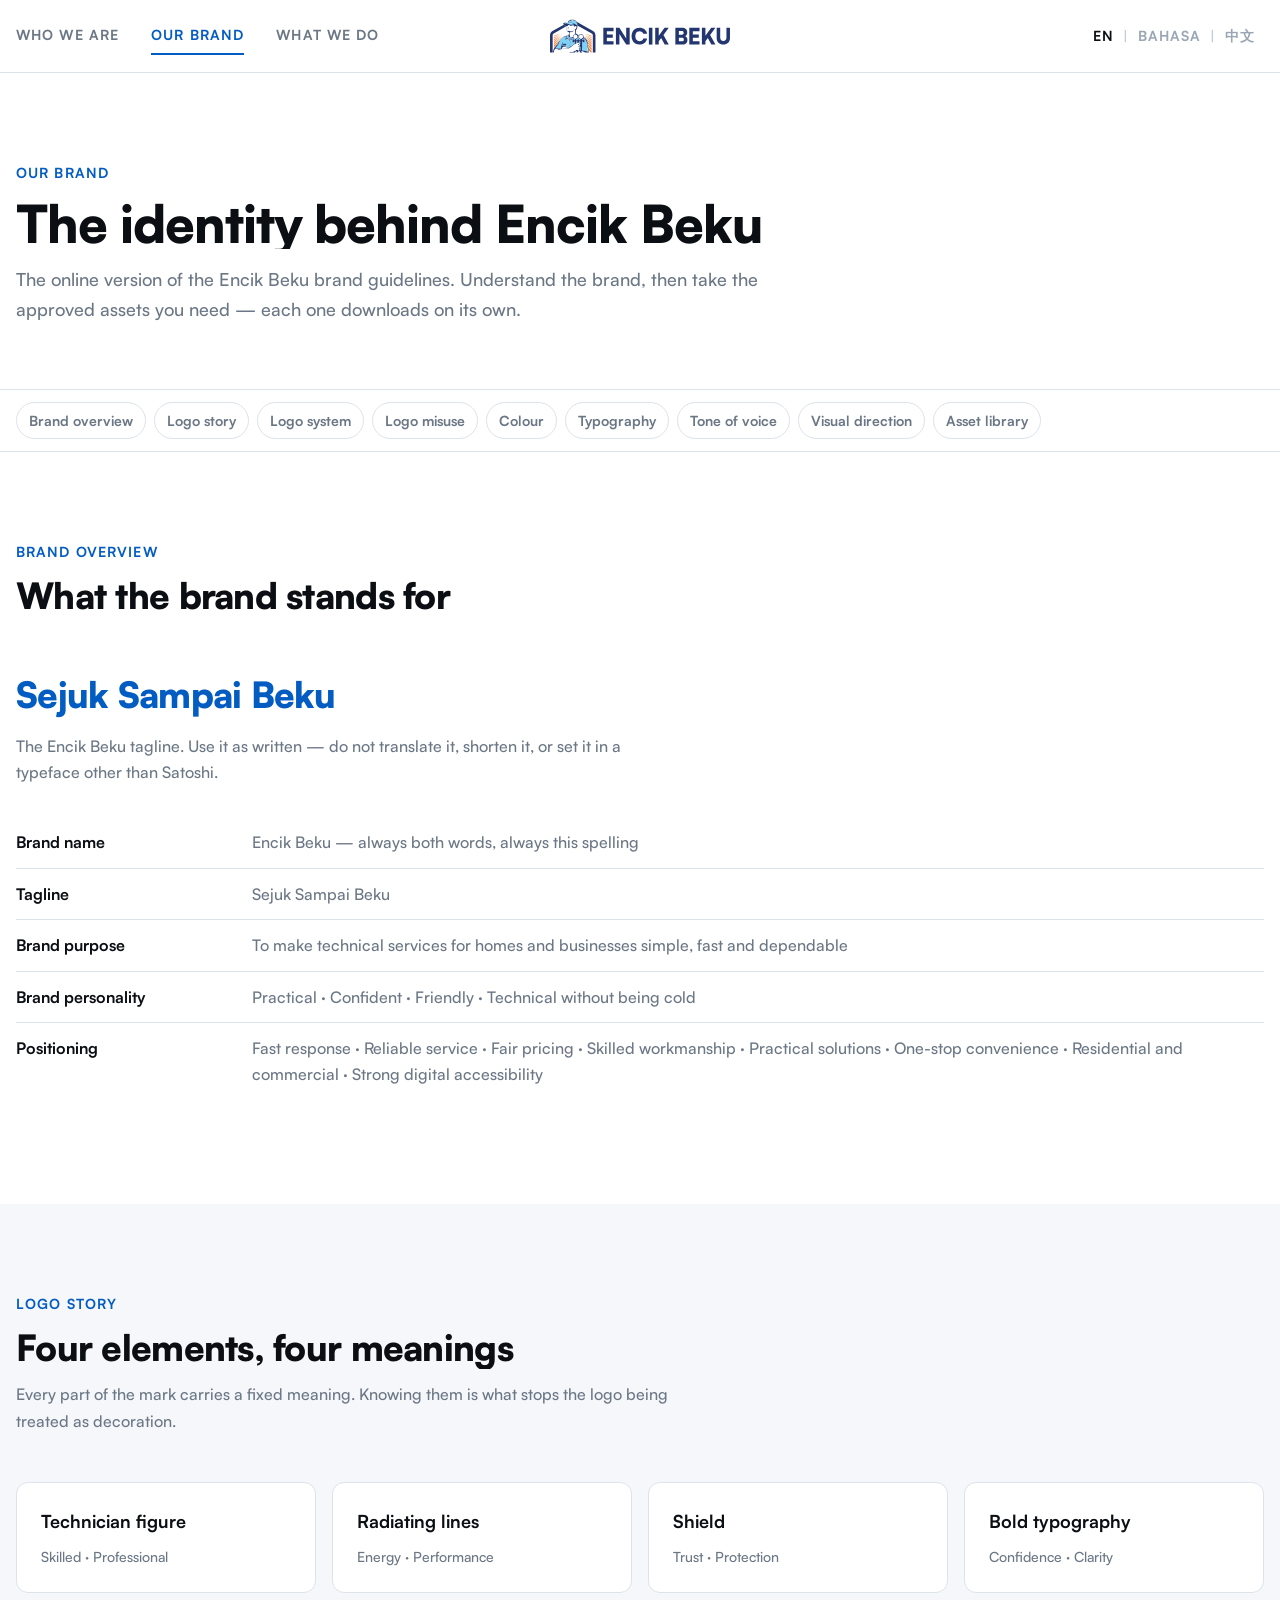
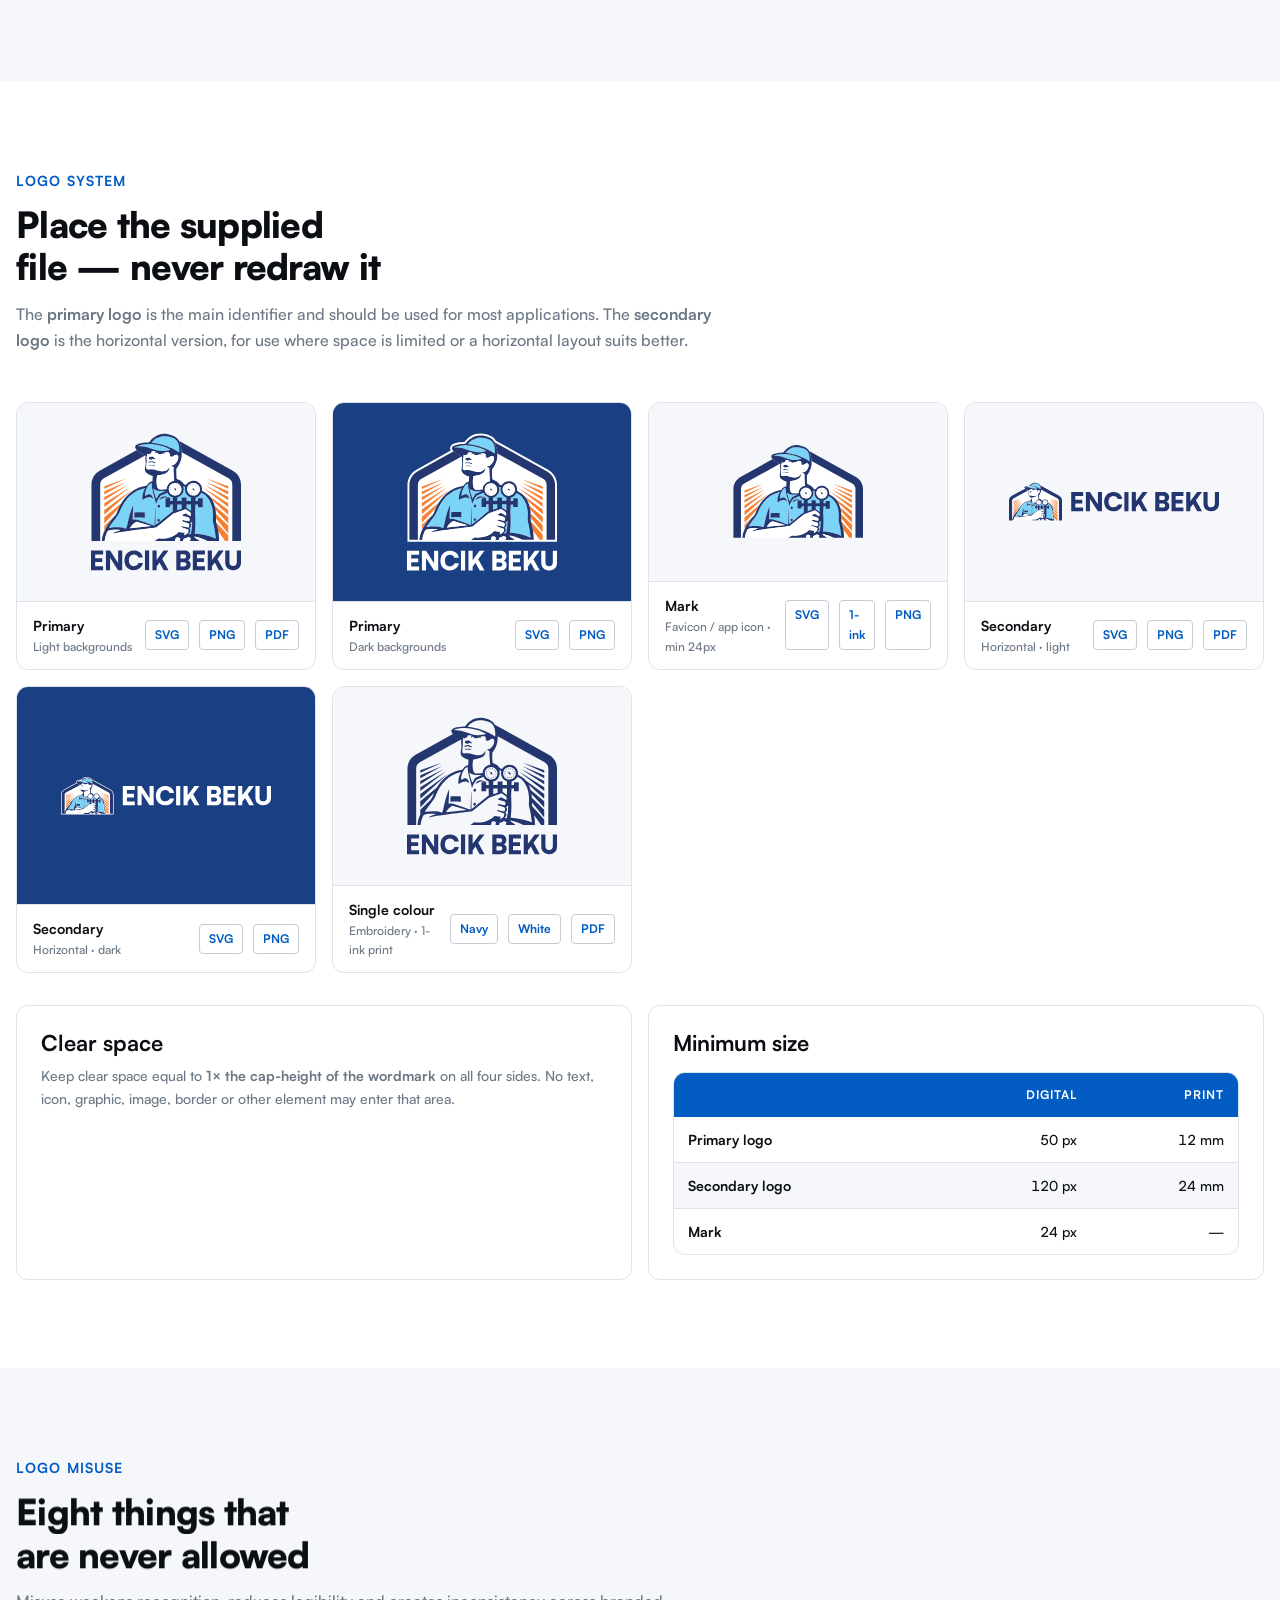
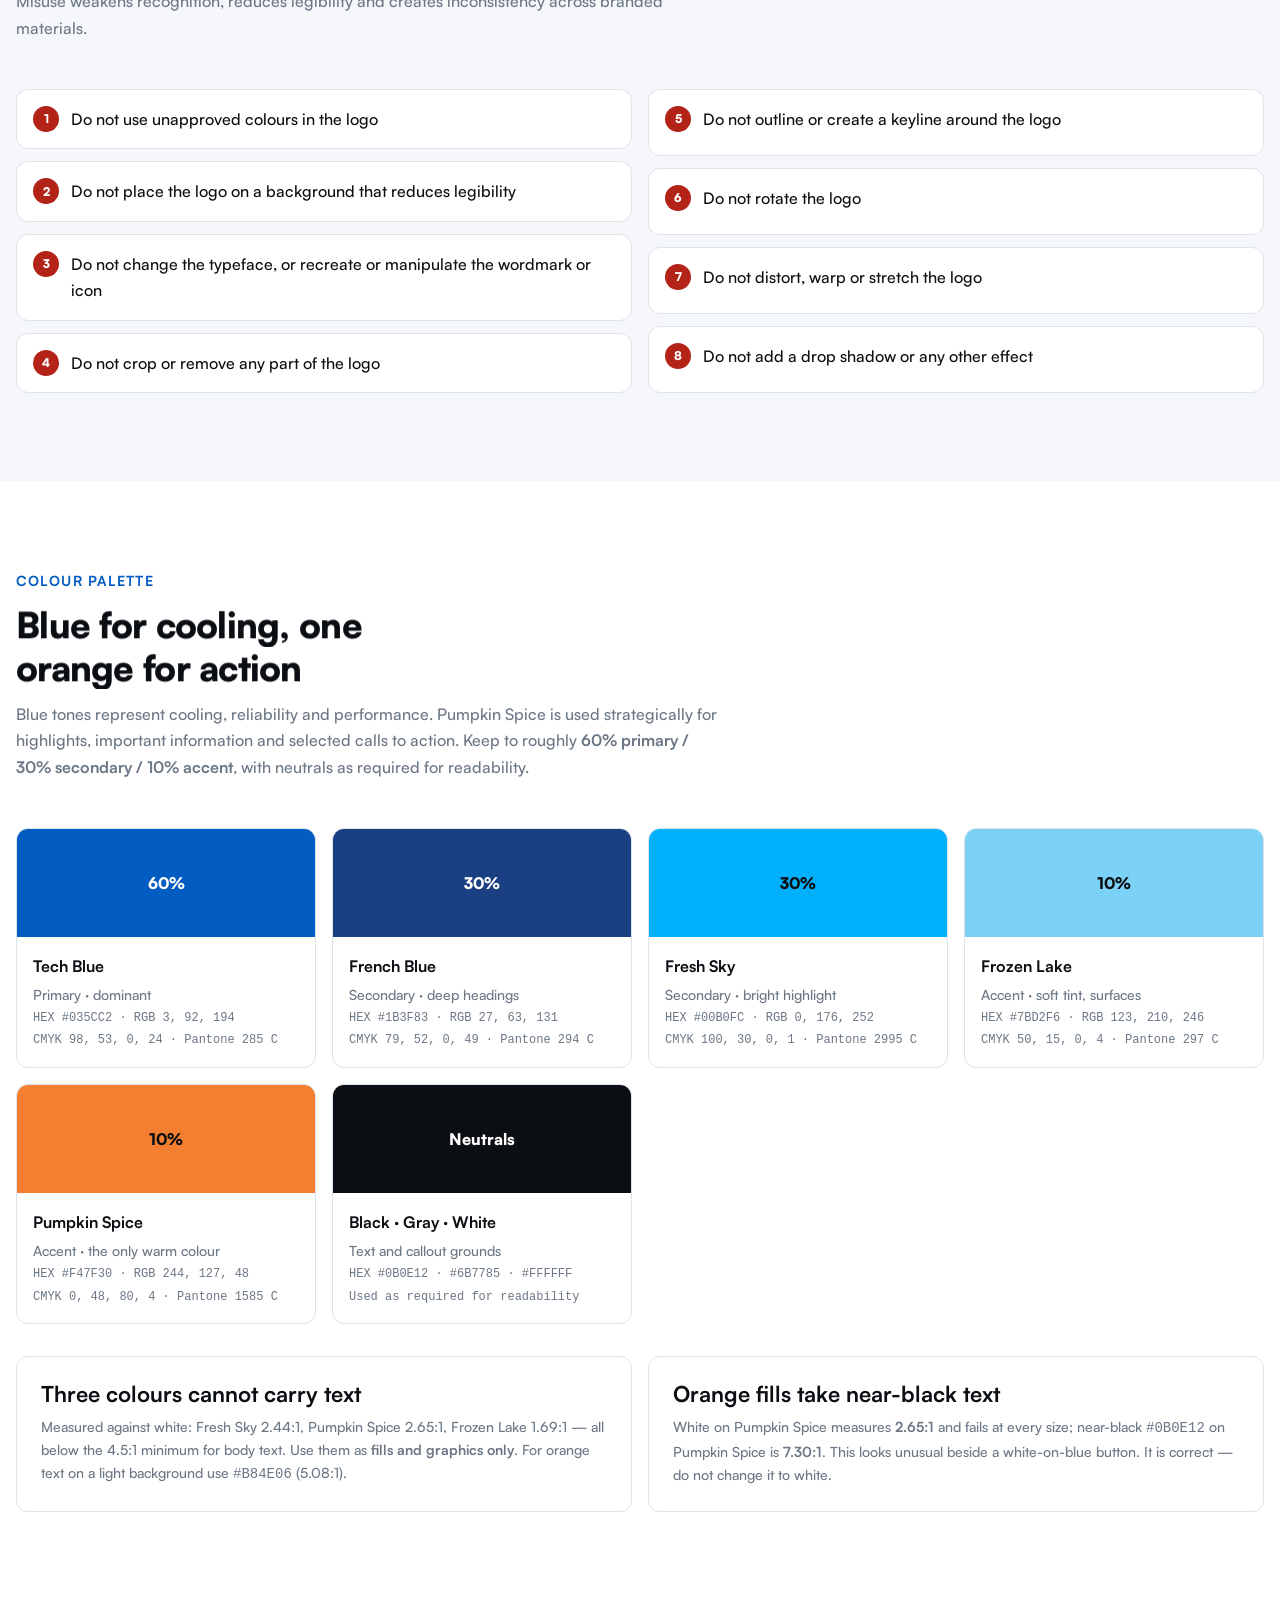
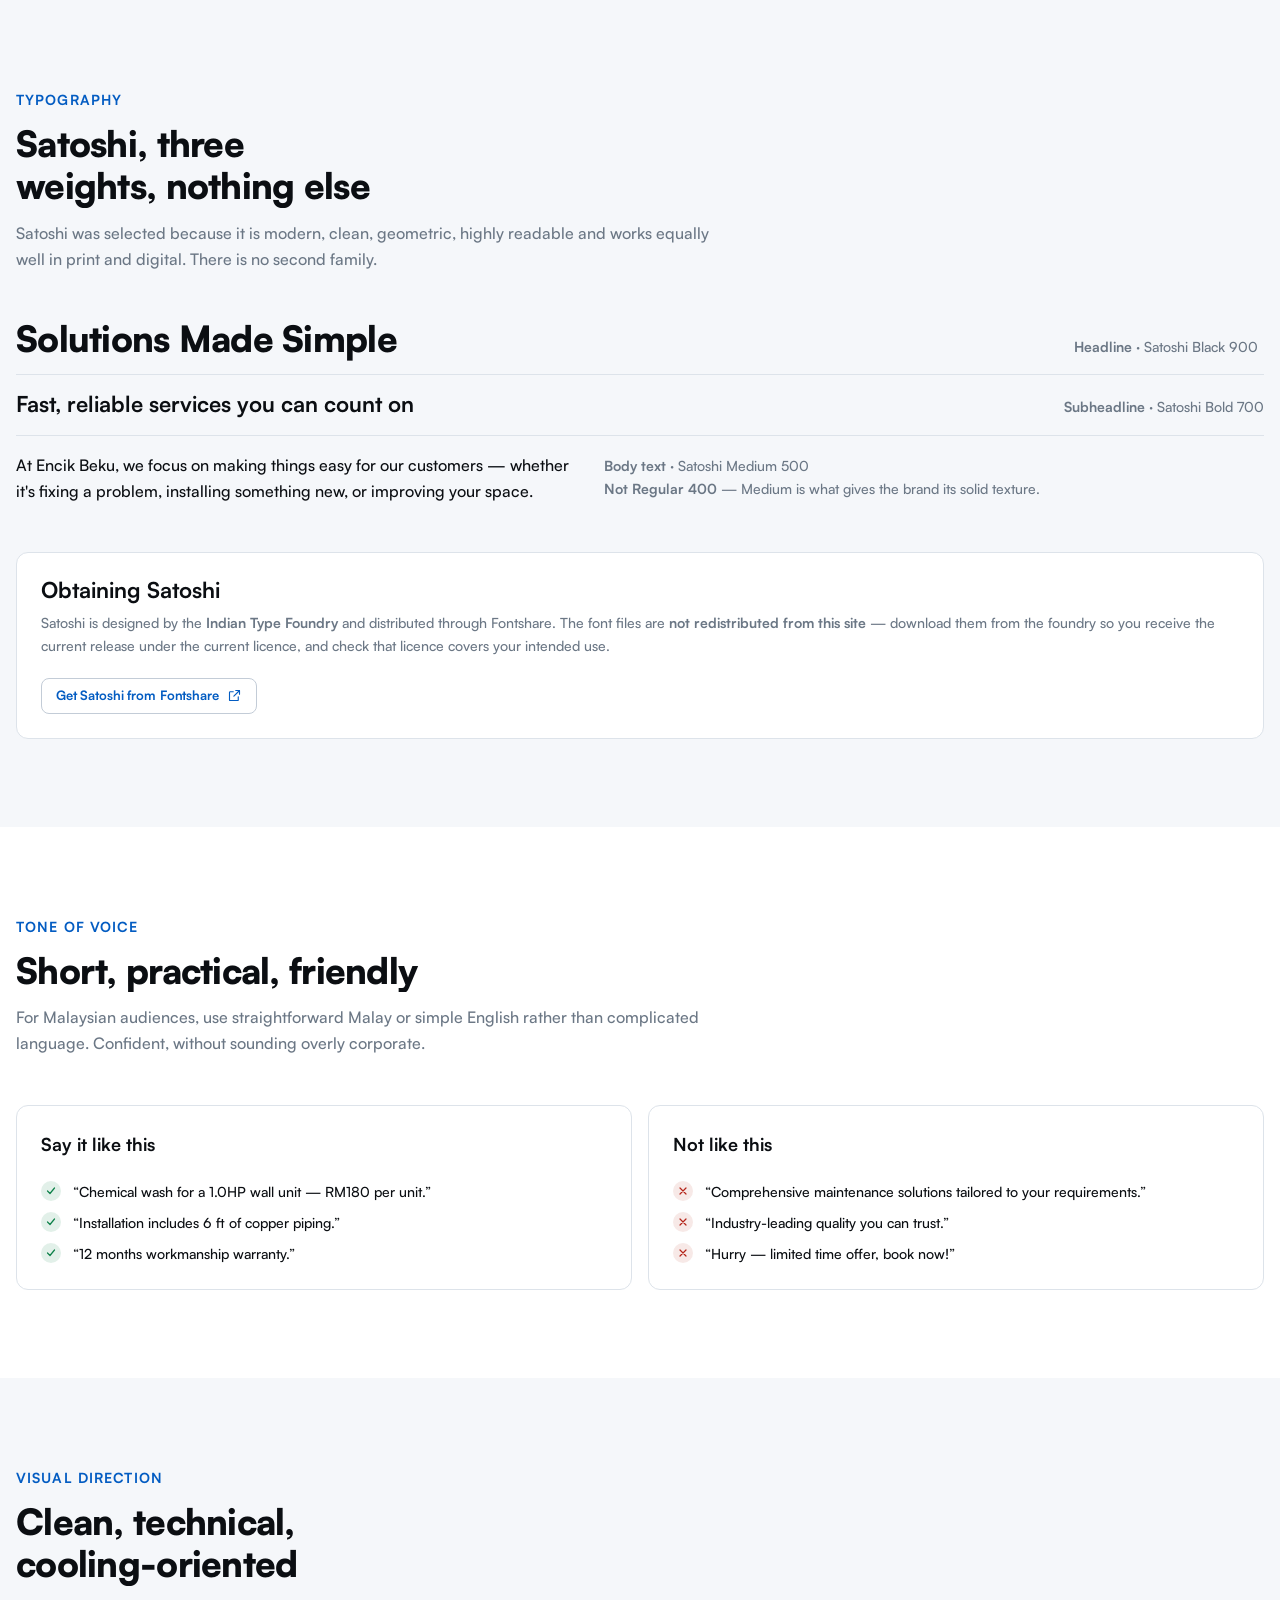
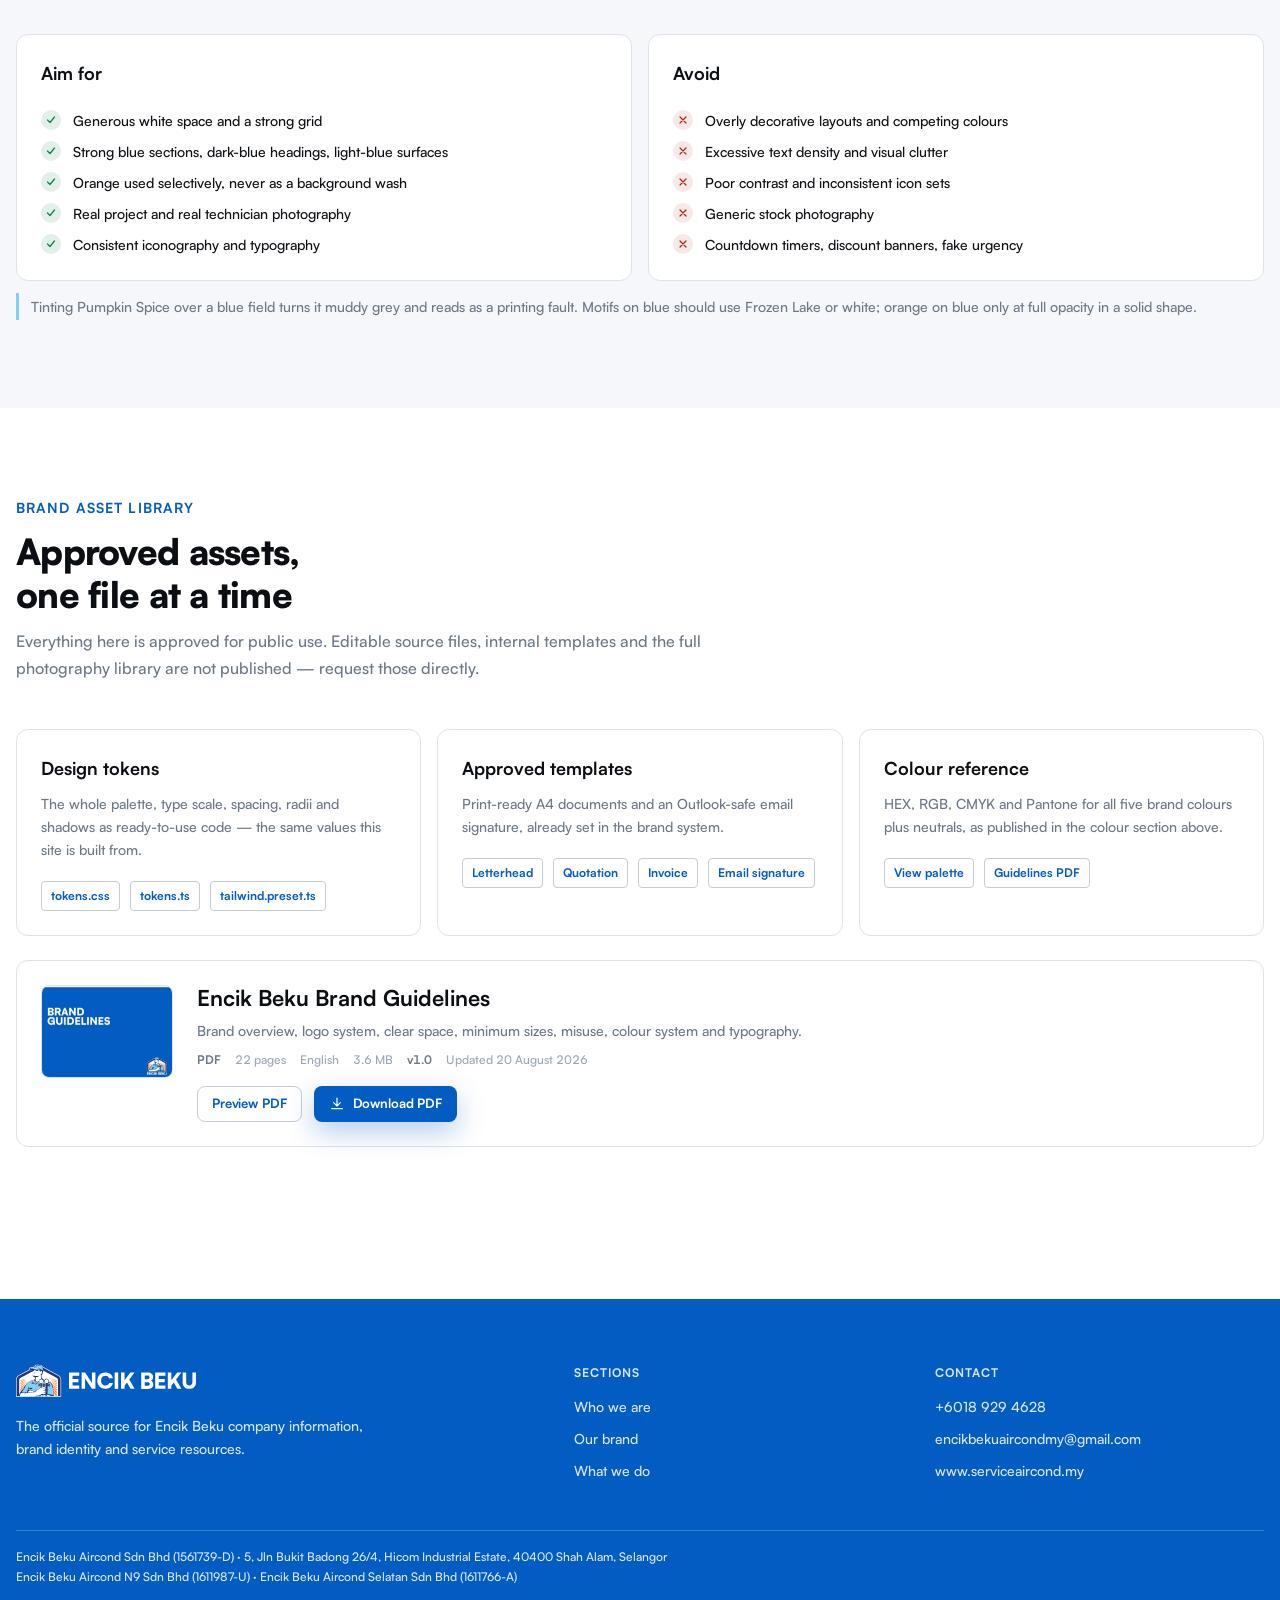
<file: website/brand.html>
<!doctype html>
<html lang="en" data-theme="light">
<head>
<meta charset="utf-8">
<meta name="viewport" content="width=device-width, initial-scale=1">
<title>Our Brand</title>
<meta name="description" content="The Encik Beku brand system — logo story, logo rules, colour palette, typography, tone of voice and the official brand asset library.">
<link rel="stylesheet" href="../fonts/fonts.css?v=mtwgk8ze">
<link rel="stylesheet" href="../tokens/tokens.css?v=mtwgk8ze">
<link rel="stylesheet" href="site.css?v=mtwgk8ze">
<link rel="icon" href="../svg/mark/encik-beku-mark-navy.svg">
<style>
  .brandnav-bar {
    position: sticky; top: 4.5rem; z-index: 40;
    background: var(--eb-bg-1); border-bottom: 1px solid var(--eb-border-1);
  }
  .brandnav { display: flex; gap: var(--eb-space-2); flex-wrap: wrap; padding: var(--eb-space-3) 0; overflow-x: auto; }
  .brandnav a {
    font-size: var(--eb-text-sm); font-weight: var(--eb-fw-bold);
    text-decoration: none; color: var(--eb-fg-2);
    padding: 0.375rem 0.75rem; border-radius: var(--eb-radius-pill);
    border: 1px solid var(--eb-border-1); white-space: nowrap;
  }
  .brandnav a:hover { color: var(--eb-fg-brand); background: var(--eb-bg-tint); border-color: transparent; }
  section[id] { scroll-margin-top: 8.75rem; }
  @media (max-width: 940px) { .brandnav-bar { position: static; } section[id] { scroll-margin-top: 1.25rem; } }
</style>
</head>
<body>

<svg width="0" height="0" style="position:absolute" aria-hidden="true"><defs>
  <g id="i-dl" stroke="currentColor" stroke-width="1.8" fill="none" stroke-linecap="round" stroke-linejoin="round"><path d="M12 3v12m0 0 5-5m-5 5-5-5M4 19h16"/></g>
  <g id="i-check" stroke="currentColor" stroke-width="2.4" fill="none" stroke-linecap="round" stroke-linejoin="round"><path d="m5 12 5 5L19 6"/></g>
  <g id="i-x" stroke="currentColor" stroke-width="2.4" fill="none" stroke-linecap="round"><path d="M6 6l12 12M18 6 6 18"/></g>
  <g id="i-ext" stroke="currentColor" stroke-width="1.8" fill="none" stroke-linecap="round" stroke-linejoin="round"><path d="M14 4h6v6M20 4l-9 9M18 14v5a1 1 0 0 1-1 1H5a1 1 0 0 1-1-1V7a1 1 0 0 1 1-1h5"/></g>
</defs></svg>

<header class="site">
  <div class="wrap nav">
    <nav>
      <a href="about.html" data-i18n="nav.about">Who we are</a>
      <a href="brand.html" aria-current="page" data-i18n="nav.brand">Our brand</a>
      <a href="services.html" data-i18n="nav.services">What we do</a>
    </nav>
    <a class="brand" href="index.html" aria-label="Encik Beku"><img class="logo" src="../svg/logo/encik-beku-secondary-light.svg" alt="Encik Beku"></a>
    <div class="langs" role="group" aria-label="Language">
      <button type="button" data-lang="en" aria-pressed="true">EN</button><span class="sep">|</span><button type="button" data-lang="ms" aria-pressed="false">Bahasa</button><span class="sep">|</span><button type="button" data-lang="zh" aria-pressed="false">中文</button>
    </div>
  </div>
</header>

<main>

<section class="pagehead">
  <div class="wrap">
    <div class="eyebrow">Our brand</div>
    <h1 data-anim="lines">The identity behind Encik Beku</h1>
    <p class="lede">The online version of the Encik Beku brand guidelines. Understand the brand, then take the approved assets you need — each one downloads on its own.</p>
  </div>
</section>

<div class="brandnav-bar">
  <nav class="wrap brandnav" aria-label="Brand sections">
    <a href="#overview">Brand overview</a>
    <a href="#story">Logo story</a>
    <a href="#logo">Logo system</a>
    <a href="#misuse">Logo misuse</a>
    <a href="#colour">Colour</a>
    <a href="#type">Typography</a>
    <a href="#voice">Tone of voice</a>
    <a href="#visual">Visual direction</a>
    <a href="#assets">Asset library</a>
  </nav>
</div>

<!-- ══ OVERVIEW ══════════════════════════════════════════ -->
<section class="section" id="overview">
  <div class="wrap">
    <div class="sec-head">
      <div class="eyebrow">Brand overview</div>
      <h2 data-anim="lines">What the brand stands for</h2>
    </div>
    <p class="tagline">Sejuk Sampai Beku</p>
    <p class="muted" style="margin-top:var(--eb-space-2);max-width:60ch">The Encik Beku tagline. Use it as written — do not translate it, shorten it, or set it in a typeface other than Satoshi.</p>

    <dl class="deflist" style="margin-top:var(--eb-space-6)">
      <div class="defrow"><dt>Brand name</dt><dd>Encik Beku — always both words, always this spelling</dd></div>
      <div class="defrow"><dt>Tagline</dt><dd>Sejuk Sampai Beku</dd></div>
      <div class="defrow"><dt>Brand purpose</dt><dd>To make technical services for homes and businesses simple, fast and dependable</dd></div>
      <div class="defrow"><dt>Brand personality</dt><dd>Practical · Confident · Friendly · Technical without being cold</dd></div>
      <div class="defrow"><dt>Positioning</dt><dd>Fast response · Reliable service · Fair pricing · Skilled workmanship · Practical solutions · One-stop convenience · Residential and commercial · Strong digital accessibility</dd></div>
    </dl>
  </div>
</section>

<!-- ══ LOGO STORY ════════════════════════════════════════ -->
<section class="section tint" id="story">
  <div class="wrap">
    <div class="sec-head">
      <div class="eyebrow">Logo story</div>
      <h2 data-anim="lines">Four elements, four meanings</h2>
      <p>Every part of the mark carries a fixed meaning. Knowing them is what stops the logo being treated as decoration.</p>
    </div>
    <div class="grid g4" data-anim="stagger">
      <div class="card"><h4>Technician figure</h4><p class="muted small">Skilled · Professional</p></div>
      <div class="card"><h4>Radiating lines</h4><p class="muted small">Energy · Performance</p></div>
      <div class="card"><h4>Shield</h4><p class="muted small">Trust · Protection</p></div>
      <div class="card"><h4>Bold typography</h4><p class="muted small">Confidence · Clarity</p></div>
    </div>
  </div>
</section>

<!-- ══ LOGO SYSTEM ═══════════════════════════════════════ -->
<section class="section" id="logo">
  <div class="wrap">
    <div class="sec-head">
      <div class="eyebrow">Logo system</div>
      <h2 data-anim="lines">Place the supplied file — never redraw it</h2>
      <p>The <strong>primary logo</strong> is the main identifier and should be used for most applications. The <strong>secondary logo</strong> is the horizontal version, for use where space is limited or a horizontal layout suits better.</p>
    </div>

    <div class="grid g3" data-anim="stagger">
      <div class="asset">
        <div class="prev light"><img src="../svg/logo/encik-beku-primary-light.svg" alt="Primary logo on a light background" style="max-width:9.375rem"></div>
        <div class="bar"><div><b>Primary</b><div class="fmt">Light backgrounds</div></div>
          <div class="dl-links">
            <a href="../svg/logo/encik-beku-primary-light.svg" download>SVG</a>
            <a href="../distribution/encik-beku/encik-beku-primary-light-2048w.png" download>PNG</a>
            <a href="../distribution/encik-beku/encik-beku-primary-light-print.pdf" download>PDF</a>
          </div></div>
      </div>
      <div class="asset">
        <div class="prev dark"><img src="../svg/logo/encik-beku-primary-dark.svg" alt="Primary logo on a dark background" style="max-width:9.375rem"></div>
        <div class="bar"><div><b>Primary</b><div class="fmt">Dark backgrounds</div></div>
          <div class="dl-links">
            <a href="../svg/logo/encik-beku-primary-dark.svg" download>SVG</a>
            <a href="../distribution/encik-beku/encik-beku-primary-dark-2048w.png" download>PNG</a>
          </div></div>
      </div>
      <div class="asset">
        <div class="prev light"><img src="../svg/mark/encik-beku-mark-light.svg" alt="Icon-only mark" style="max-width:8.125rem"></div>
        <div class="bar"><div><b>Mark</b><div class="fmt">Favicon / app icon · min 24px</div></div>
          <div class="dl-links">
            <a href="../svg/mark/encik-beku-mark-light.svg" download>SVG</a>
            <a href="../svg/mark/encik-beku-mark-navy.svg" download>1-ink</a>
            <a href="../distribution/encik-beku/encik-beku-mark-light-512w.png" download>PNG</a>
          </div></div>
      </div>
      <div class="asset">
        <div class="prev light"><img src="../svg/logo/encik-beku-secondary-light.svg" alt="Secondary lockup on a light background"></div>
        <div class="bar"><div><b>Secondary</b><div class="fmt">Horizontal · light</div></div>
          <div class="dl-links">
            <a href="../svg/logo/encik-beku-secondary-light.svg" download>SVG</a>
            <a href="../distribution/encik-beku/encik-beku-secondary-light-2048w.png" download>PNG</a>
            <a href="../distribution/encik-beku/encik-beku-secondary-light-print.pdf" download>PDF</a>
          </div></div>
      </div>
      <div class="asset">
        <div class="prev dark"><img src="../svg/logo/encik-beku-secondary-dark.svg" alt="Secondary lockup on a dark background"></div>
        <div class="bar"><div><b>Secondary</b><div class="fmt">Horizontal · dark</div></div>
          <div class="dl-links">
            <a href="../svg/logo/encik-beku-secondary-dark.svg" download>SVG</a>
            <a href="../distribution/encik-beku/encik-beku-secondary-dark-2048w.png" download>PNG</a>
          </div></div>
      </div>
      <div class="asset">
        <div class="prev light"><img src="../svg/logo/encik-beku-single-navy.svg" alt="Single-colour logo" style="max-width:9.375rem"></div>
        <div class="bar"><div><b>Single colour</b><div class="fmt">Embroidery · 1-ink print</div></div>
          <div class="dl-links">
            <a href="../svg/logo/encik-beku-single-navy.svg" download>Navy</a>
            <a href="../svg/logo/encik-beku-single-white.svg" download>White</a>
            <a href="../distribution/encik-beku/encik-beku-single-navy-print.pdf" download>PDF</a>
          </div></div>
      </div>
    </div>

    <div class="grid g2" style="margin-top:var(--eb-space-6)">
      <div class="card">
        <h3>Clear space</h3>
        <p class="muted small">Keep clear space equal to <strong>1× the cap-height of the wordmark</strong> on all four sides. No text, icon, graphic, image, border or other element may enter that area.</p>
      </div>
      <div class="card">
        <h3>Minimum size</h3>
        <div class="tablewrap" style="margin-top:8px">
          <table style="min-width:0">
            <thead><tr><th></th><th class="num">Digital</th><th class="num">Print</th></tr></thead>
            <tbody>
              <tr><th>Primary logo</th><td class="num">50 px</td><td class="num">12 mm</td></tr>
              <tr><th>Secondary logo</th><td class="num">120 px</td><td class="num">24 mm</td></tr>
              <tr><th>Mark</th><td class="num">24 px</td><td class="num">—</td></tr>
            </tbody>
          </table>
        </div>
      </div>
    </div>
  </div>
</section>

<!-- ══ MISUSE ════════════════════════════════════════════ -->
<section class="section tint" id="misuse">
  <div class="wrap">
    <div class="sec-head">
      <div class="eyebrow">Logo misuse</div>
      <h2 data-anim="lines">Eight things that are never allowed</h2>
      <p>Misuse weakens recognition, reduces legibility and creates inconsistency across branded materials.</p>
    </div>
    <div class="grid g2" data-anim="stagger">
      <div class="rules">
        <div class="rule"><span class="n">1</span><div>Do not use unapproved colours in the logo</div></div>
        <div class="rule"><span class="n">2</span><div>Do not place the logo on a background that reduces legibility</div></div>
        <div class="rule"><span class="n">3</span><div>Do not change the typeface, or recreate or manipulate the wordmark or icon</div></div>
        <div class="rule"><span class="n">4</span><div>Do not crop or remove any part of the logo</div></div>
      </div>
      <div class="rules">
        <div class="rule"><span class="n">5</span><div>Do not outline or create a keyline around the logo</div></div>
        <div class="rule"><span class="n">6</span><div>Do not rotate the logo</div></div>
        <div class="rule"><span class="n">7</span><div>Do not distort, warp or stretch the logo</div></div>
        <div class="rule"><span class="n">8</span><div>Do not add a drop shadow or any other effect</div></div>
      </div>
    </div>
  </div>
</section>

<!-- ══ COLOUR ════════════════════════════════════════════ -->
<section class="section" id="colour">
  <div class="wrap">
    <div class="sec-head">
      <div class="eyebrow">Colour palette</div>
      <h2 data-anim="lines">Blue for cooling, one orange for action</h2>
      <p>Blue tones represent cooling, reliability and performance. Pumpkin Spice is used strategically for highlights, important information and selected calls to action. Keep to roughly <strong>60% primary / 30% secondary / 10% accent</strong>, with neutrals as required for readability.</p>
    </div>

    <div class="grid g3" data-anim="stagger">
      <div class="swatch">
        <div class="chip-fill" style="background:var(--eb-tech-blue);color:var(--eb-fg-on-brand)">60%</div>
        <div class="meta"><b>Tech Blue</b><span class="role small">Primary · dominant</span>
          <code>HEX #035CC2 · RGB 3, 92, 194</code><code>CMYK 98, 53, 0, 24 · Pantone 285 C</code></div>
      </div>
      <div class="swatch">
        <div class="chip-fill" style="background:var(--eb-french-blue);color:var(--eb-fg-on-brand)">30%</div>
        <div class="meta"><b>French Blue</b><span class="role small">Secondary · deep headings</span>
          <code>HEX #1B3F83 · RGB 27, 63, 131</code><code>CMYK 79, 52, 0, 49 · Pantone 294 C</code></div>
      </div>
      <div class="swatch">
        <div class="chip-fill" style="background:var(--eb-fresh-sky);color:var(--eb-on-accent)">30%</div>
        <div class="meta"><b>Fresh Sky</b><span class="role small">Secondary · bright highlight</span>
          <code>HEX #00B0FC · RGB 0, 176, 252</code><code>CMYK 100, 30, 0, 1 · Pantone 2995 C</code></div>
      </div>
      <div class="swatch">
        <div class="chip-fill" style="background:var(--eb-frozen-lake);color:var(--eb-on-accent)">10%</div>
        <div class="meta"><b>Frozen Lake</b><span class="role small">Accent · soft tint, surfaces</span>
          <code>HEX #7BD2F6 · RGB 123, 210, 246</code><code>CMYK 50, 15, 0, 4 · Pantone 297 C</code></div>
      </div>
      <div class="swatch">
        <div class="chip-fill" style="background:var(--eb-pumpkin);color:var(--eb-on-accent)">10%</div>
        <div class="meta"><b>Pumpkin Spice</b><span class="role small">Accent · the only warm colour</span>
          <code>HEX #F47F30 · RGB 244, 127, 48</code><code>CMYK 0, 48, 80, 4 · Pantone 1585 C</code></div>
      </div>
      <div class="swatch">
        <div class="chip-fill" style="background:var(--eb-neutral-900);color:var(--eb-fg-on-brand)">Neutrals</div>
        <div class="meta"><b>Black · Gray · White</b><span class="role small">Text and callout grounds</span>
          <code>HEX #0B0E12 · #6B7785 · #FFFFFF</code><code>Used as required for readability</code></div>
      </div>
    </div>

    <div class="grid g2" style="margin-top:var(--eb-space-6)">
      <div class="card">
        <h3>Three colours cannot carry text</h3>
        <p class="muted small">Measured against white: Fresh Sky 2.44:1, Pumpkin Spice 2.65:1, Frozen Lake 1.69:1 — all below the 4.5:1 minimum for body text. Use them as <strong>fills and graphics only</strong>. For orange text on a light background use <code>#B84E06</code> (5.08:1).</p>
      </div>
      <div class="card">
        <h3>Orange fills take near-black text</h3>
        <p class="muted small">White on Pumpkin Spice measures <strong>2.65:1</strong> and fails at every size; near-black <code>#0B0E12</code> on Pumpkin Spice is <strong>7.30:1</strong>. This looks unusual beside a white-on-blue button. It is correct — do not change it to white.</p>
      </div>
    </div>
  </div>
</section>

<!-- ══ TYPOGRAPHY ════════════════════════════════════════ -->
<section class="section tint" id="type">
  <div class="wrap">
    <div class="sec-head">
      <div class="eyebrow">Typography</div>
      <h2 data-anim="lines">Satoshi, three weights, nothing else</h2>
      <p>Satoshi was selected because it is modern, clean, geometric, highly readable and works equally well in print and digital. There is no second family.</p>
    </div>

    <div class="typespec">
      <div class="typerow">
        <div class="demo" style="font-weight:900;font-size:var(--eb-text-2xl);line-height:1.05;letter-spacing:var(--eb-tracking-tight)">Solutions Made Simple</div>
        <div class="spec"><b>Headline</b> · Satoshi Black 900</div>
      </div>
      <div class="typerow">
        <div class="demo" style="font-weight:700;font-size:var(--eb-text-lg);line-height:1.2">Fast, reliable services you can count on</div>
        <div class="spec"><b>Subheadline</b> · Satoshi Bold 700</div>
      </div>
      <div class="typerow" style="border-bottom:0">
        <div class="demo" style="font-weight:500;line-height:1.65;max-width:52ch">At Encik Beku, we focus on making things easy for our customers — whether it's fixing a problem, installing something new, or improving your space.</div>
        <div class="spec"><b>Body text</b> · Satoshi Medium 500<br><strong>Not Regular 400</strong> — Medium is what gives the brand its solid texture.</div>
      </div>
    </div>

    <div class="card" style="margin-top:var(--eb-space-6)">
      <h3>Obtaining Satoshi</h3>
      <p class="muted small">Satoshi is designed by the <strong>Indian Type Foundry</strong> and distributed through Fontshare. The font files are <strong>not redistributed from this site</strong> — download them from the foundry so you receive the current release under the current licence, and check that licence covers your intended use.</p>
      <p style="margin-top:var(--eb-space-3)">
        <a class="btn btn-ghost btn-sm" href="https://www.fontshare.com/fonts/satoshi" target="_blank" rel="noopener">
          Get Satoshi from Fontshare <svg width="15" height="15" viewBox="0 0 24 24" aria-hidden="true"><use href="#i-ext"/></svg>
        </a>
      </p>
    </div>
  </div>
</section>

<!-- ══ VOICE ═════════════════════════════════════════════ -->
<section class="section" id="voice">
  <div class="wrap">
    <div class="sec-head">
      <div class="eyebrow">Tone of voice</div>
      <h2 data-anim="lines">Short, practical, friendly</h2>
      <p>For Malaysian audiences, use straightforward Malay or simple English rather than complicated language. Confident, without sounding overly corporate.</p>
    </div>
    <div class="grid g2" data-anim="stagger">
      <div class="card">
        <h4>Say it like this</h4>
        <ul class="dodont" style="margin-top:var(--eb-space-3)">
          <li><span class="yes"><svg width="12" height="12" viewBox="0 0 24 24" aria-hidden="true"><use href="#i-check"/></svg></span><span>“Chemical wash for a 1.0HP wall unit — RM180 per unit.”</span></li>
          <li><span class="yes"><svg width="12" height="12" viewBox="0 0 24 24" aria-hidden="true"><use href="#i-check"/></svg></span><span>“Installation includes 6 ft of copper piping.”</span></li>
          <li><span class="yes"><svg width="12" height="12" viewBox="0 0 24 24" aria-hidden="true"><use href="#i-check"/></svg></span><span>“12 months workmanship warranty.”</span></li>
        </ul>
      </div>
      <div class="card">
        <h4>Not like this</h4>
        <ul class="dodont" style="margin-top:var(--eb-space-3)">
          <li><span class="no"><svg width="12" height="12" viewBox="0 0 24 24" aria-hidden="true"><use href="#i-x"/></svg></span><span>“Comprehensive maintenance solutions tailored to your requirements.”</span></li>
          <li><span class="no"><svg width="12" height="12" viewBox="0 0 24 24" aria-hidden="true"><use href="#i-x"/></svg></span><span>“Industry-leading quality you can trust.”</span></li>
          <li><span class="no"><svg width="12" height="12" viewBox="0 0 24 24" aria-hidden="true"><use href="#i-x"/></svg></span><span>“Hurry — limited time offer, book now!”</span></li>
        </ul>
      </div>
    </div>
  </div>
</section>

<!-- ══ VISUAL DIRECTION ══════════════════════════════════ -->
<section class="section tint" id="visual">
  <div class="wrap">
    <div class="sec-head">
      <div class="eyebrow">Visual direction</div>
      <h2 data-anim="lines">Clean, technical, cooling-oriented</h2>
    </div>
    <div class="grid g2" data-anim="stagger">
      <div class="card">
        <h4>Aim for</h4>
        <ul class="dodont" style="margin-top:var(--eb-space-3)">
          <li><span class="yes"><svg width="12" height="12" viewBox="0 0 24 24" aria-hidden="true"><use href="#i-check"/></svg></span><span>Generous white space and a strong grid</span></li>
          <li><span class="yes"><svg width="12" height="12" viewBox="0 0 24 24" aria-hidden="true"><use href="#i-check"/></svg></span><span>Strong blue sections, dark-blue headings, light-blue surfaces</span></li>
          <li><span class="yes"><svg width="12" height="12" viewBox="0 0 24 24" aria-hidden="true"><use href="#i-check"/></svg></span><span>Orange used selectively, never as a background wash</span></li>
          <li><span class="yes"><svg width="12" height="12" viewBox="0 0 24 24" aria-hidden="true"><use href="#i-check"/></svg></span><span>Real project and real technician photography</span></li>
          <li><span class="yes"><svg width="12" height="12" viewBox="0 0 24 24" aria-hidden="true"><use href="#i-check"/></svg></span><span>Consistent iconography and typography</span></li>
        </ul>
      </div>
      <div class="card">
        <h4>Avoid</h4>
        <ul class="dodont" style="margin-top:var(--eb-space-3)">
          <li><span class="no"><svg width="12" height="12" viewBox="0 0 24 24" aria-hidden="true"><use href="#i-x"/></svg></span><span>Overly decorative layouts and competing colours</span></li>
          <li><span class="no"><svg width="12" height="12" viewBox="0 0 24 24" aria-hidden="true"><use href="#i-x"/></svg></span><span>Excessive text density and visual clutter</span></li>
          <li><span class="no"><svg width="12" height="12" viewBox="0 0 24 24" aria-hidden="true"><use href="#i-x"/></svg></span><span>Poor contrast and inconsistent icon sets</span></li>
          <li><span class="no"><svg width="12" height="12" viewBox="0 0 24 24" aria-hidden="true"><use href="#i-x"/></svg></span><span>Generic stock photography</span></li>
          <li><span class="no"><svg width="12" height="12" viewBox="0 0 24 24" aria-hidden="true"><use href="#i-x"/></svg></span><span>Countdown timers, discount banners, fake urgency</span></li>
        </ul>
      </div>
    </div>
    <p class="note">Tinting Pumpkin Spice over a blue field turns it muddy grey and reads as a printing fault. Motifs on blue should use Frozen Lake or white; orange on blue only at full opacity in a solid shape.</p>
  </div>
</section>

<!-- ══ ASSET LIBRARY ═════════════════════════════════════ -->
<section class="section" id="assets">
  <div class="wrap">
    <div class="sec-head">
      <div class="eyebrow">Brand asset library</div>
      <h2 data-anim="lines">Approved assets, one file at a time</h2>
      <p>Everything here is approved for public use. Editable source files, internal templates and the full photography library are not published — request those directly.</p>
    </div>

    <div class="grid g3" data-anim="stagger">
      <div class="card">
        <h4>Design tokens</h4>
        <p class="muted small">The whole palette, type scale, spacing, radii and shadows as ready-to-use code — the same values this site is built from.</p>
        <div class="dl-links" style="margin-top:var(--eb-space-3)">
          <a href="../tokens/tokens.css?v=mtwgk8ze" download>tokens.css</a>
          <a href="../code/tokens/tokens.ts" download>tokens.ts</a>
          <a href="../code/tokens/tailwind.preset.ts" download>tailwind.preset.ts</a>
        </div>
      </div>
      <div class="card">
        <h4>Approved templates</h4>
        <p class="muted small">Print-ready A4 documents and an Outlook-safe email signature, already set in the brand system.</p>
        <div class="dl-links" style="margin-top:var(--eb-space-3)">
          <a href="../code/templates/letterhead.html" download>Letterhead</a>
          <a href="../code/templates/quotation.html" download>Quotation</a>
          <a href="../code/templates/invoice.html" download>Invoice</a>
          <a href="../code/email/signature.html" download>Email signature</a>
        </div>
      </div>
      <div class="card">
        <h4>Colour reference</h4>
        <p class="muted small">HEX, RGB, CMYK and Pantone for all five brand colours plus neutrals, as published in the colour section above.</p>
        <div class="dl-links" style="margin-top:var(--eb-space-3)">
          <a href="#colour">View palette</a>
          <a href="downloads/Encik-Beku-Brand-Guidelines-2026-v1.0.pdf" download>Guidelines PDF</a>
        </div>
      </div>
    </div>

    <article class="dlcard" style="margin-top:var(--eb-space-5)">
      <div class="cover"><img src="img/covers/brand-guidelines.jpg" alt="" width="420" height="296"></div>
      <div class="body">
        <h3>Encik Beku Brand Guidelines</h3>
        <p>Brand overview, logo system, clear space, minimum sizes, misuse, colour system and typography.</p>
        <div class="specs"><span><b>PDF</b></span><span>22 pages</span><span>English</span><span>3.6 MB</span><span><b>v1.0</b></span><span>Updated 20 August 2026</span></div>
        <div class="acts">
          <a class="btn btn-ghost btn-sm" href="downloads/Encik-Beku-Brand-Guidelines-2026-v1.0.pdf" target="_blank" rel="noopener">Preview PDF</a>
          <a class="btn btn-primary btn-sm" href="downloads/Encik-Beku-Brand-Guidelines-2026-v1.0.pdf" download><svg width="16" height="16" viewBox="0 0 24 24" aria-hidden="true"><use href="#i-dl"/></svg>Download PDF</a>
        </div>
      </div>
    </article>
  </div>
</section>

</main>

<footer class="site">
  <div class="wrap">
    <div class="foot-grid">
      <div>
        <img src="../svg/logo/encik-beku-secondary-dark.svg" alt="Encik Beku">
        <p style="max-width:38ch">The official source for Encik Beku company information, brand identity and service resources.</p>
      </div>
      <div>
        <h4>Sections</h4>
        <ul>
          <li><a href="about.html">Who we are</a></li>
          <li><a href="brand.html">Our brand</a></li>
          <li><a href="services.html">What we do</a></li>
        </ul>
      </div>
      <div>
        <h4>Contact</h4>
        <ul>
          <li><a href="tel:+60189294628">+6018 929 4628</a></li>
          <li><a href="mailto:encikbekuaircondmy@gmail.com">encikbekuaircondmy@gmail.com</a></li>
          <li><a href="https://www.serviceaircond.my">www.serviceaircond.my</a></li>
        </ul>
      </div>
    </div>
    <div class="legal">
      Encik Beku Aircond Sdn Bhd (1561739-D) · 5, Jln Bukit Badong 26/4, Hicom Industrial Estate, 40400 Shah Alam, Selangor<br>
      Encik Beku Aircond N9 Sdn Bhd (1611987-U) · Encik Beku Aircond Selatan Sdn Bhd (1611766-A)
    </div>
  </div>
</footer>

<script src="anim.js?v=mtwgk8ze"></script>
<script src="i18n.js"></script>
</body>
</html>
</file>
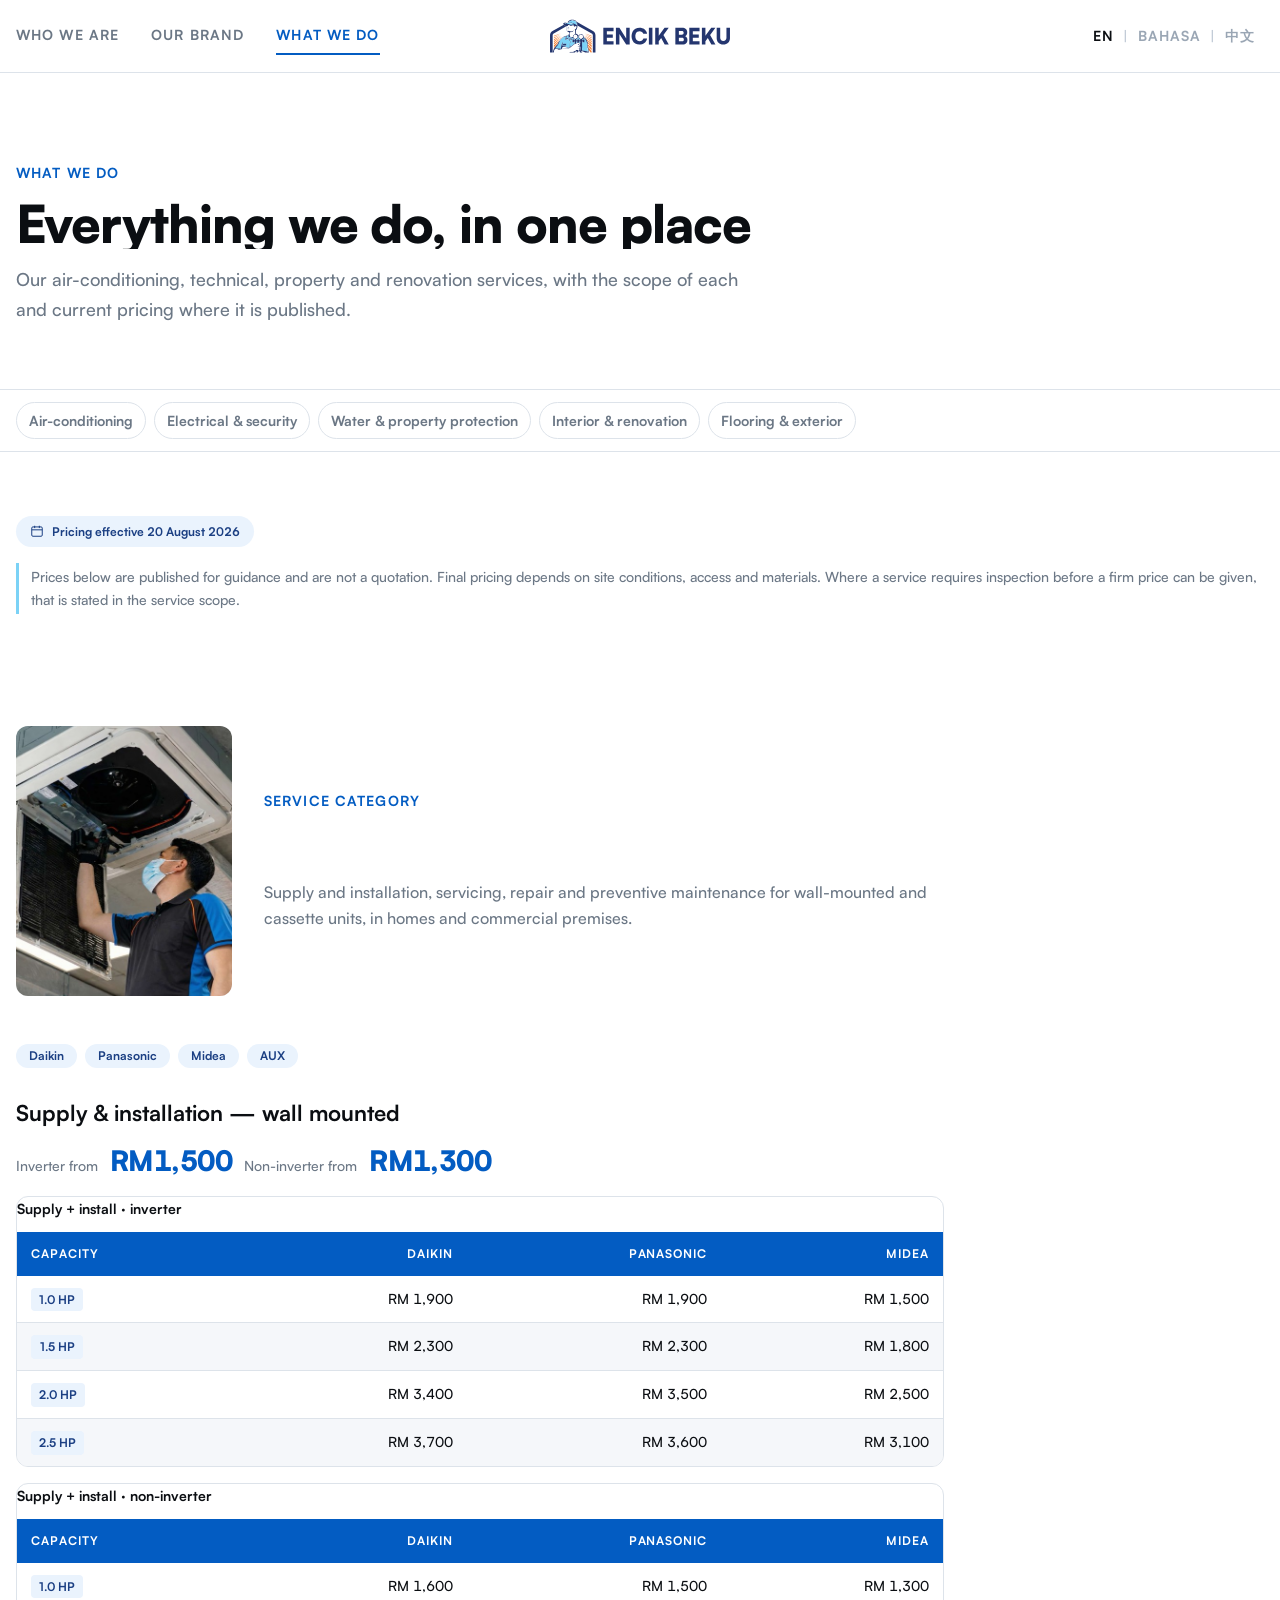
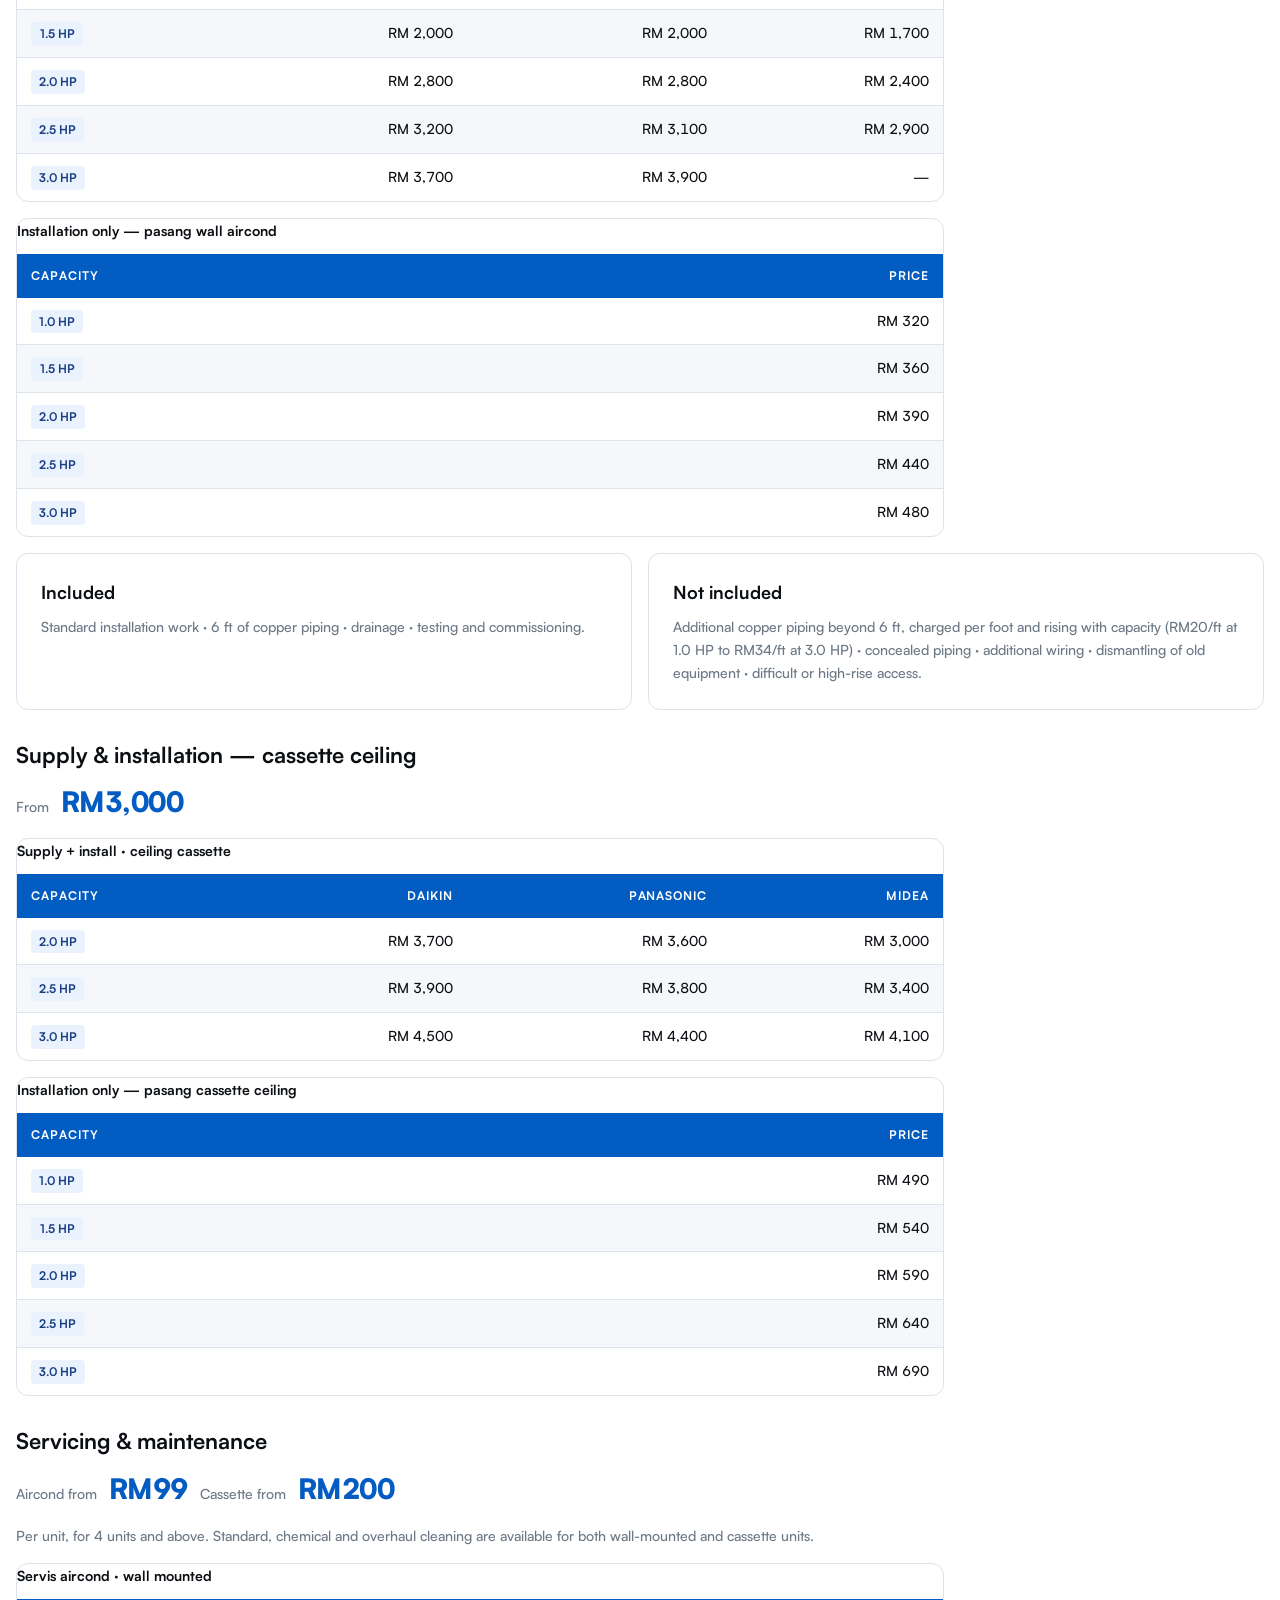
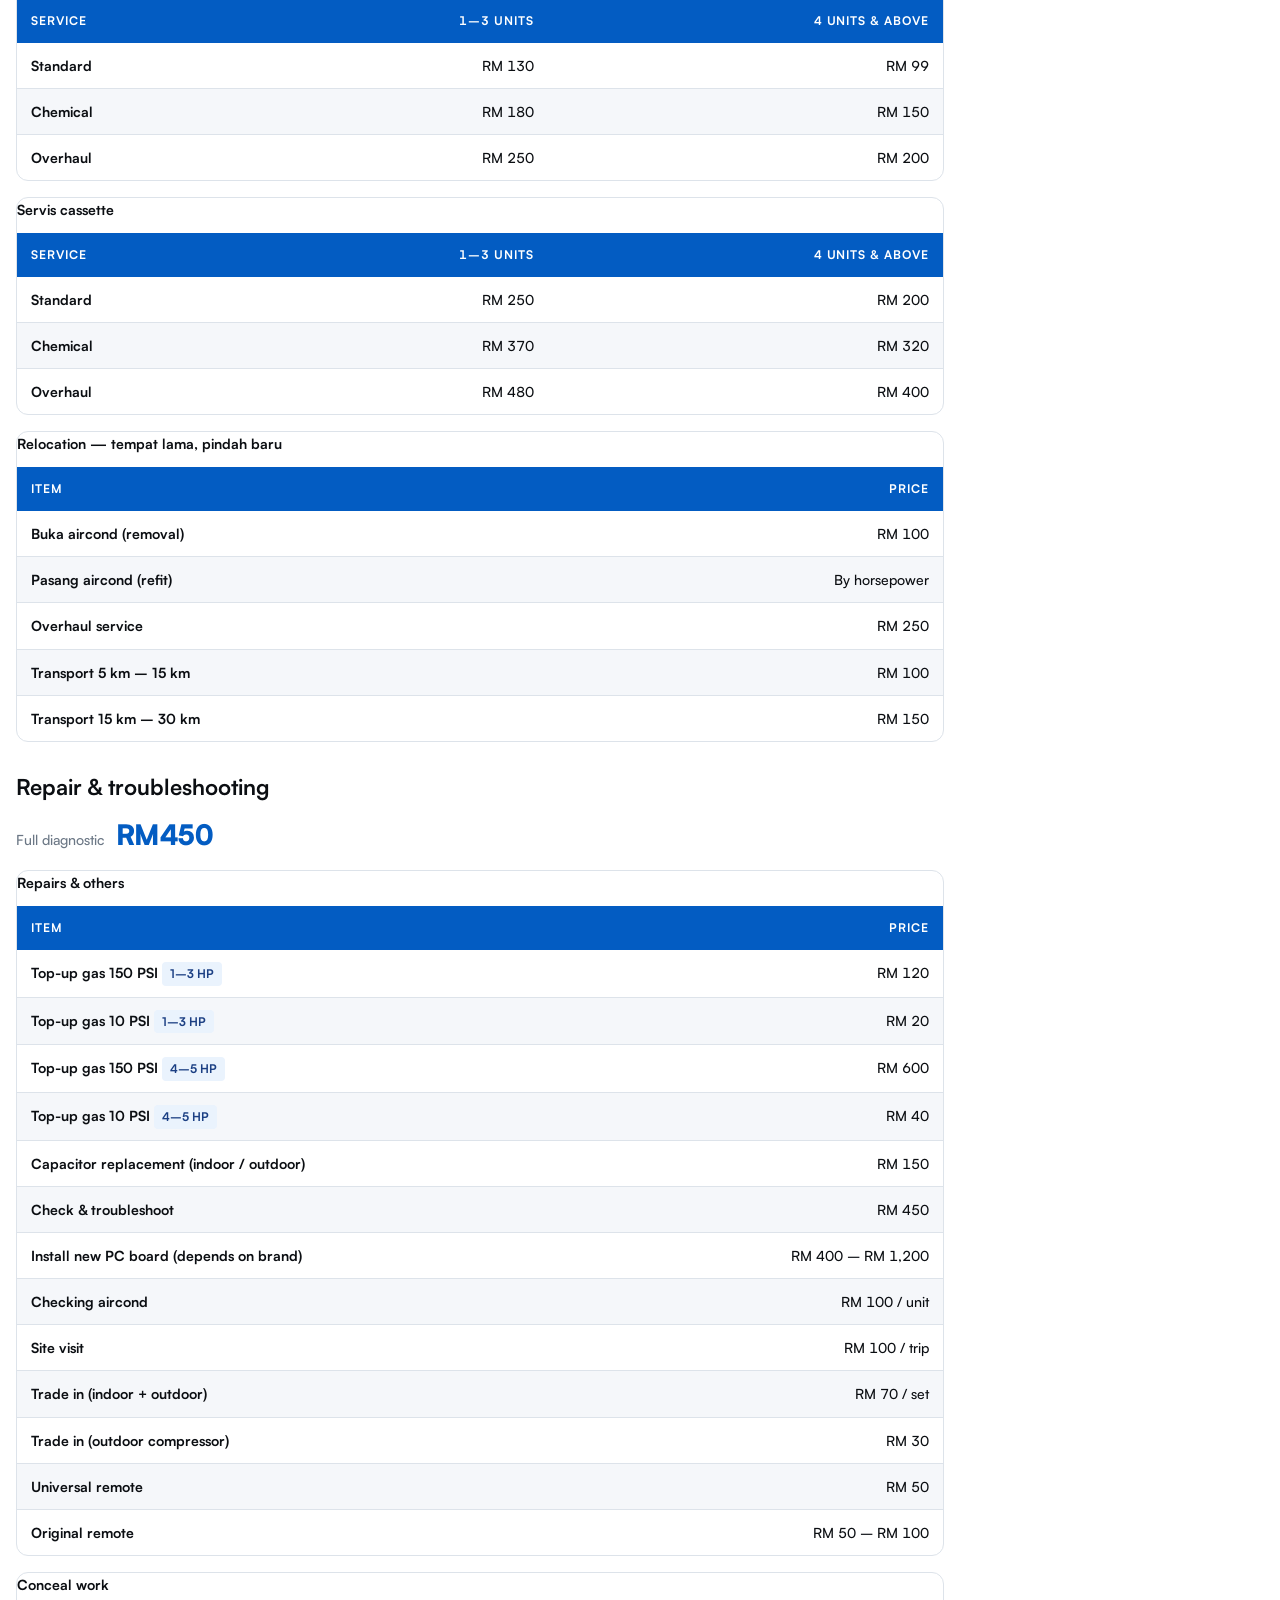
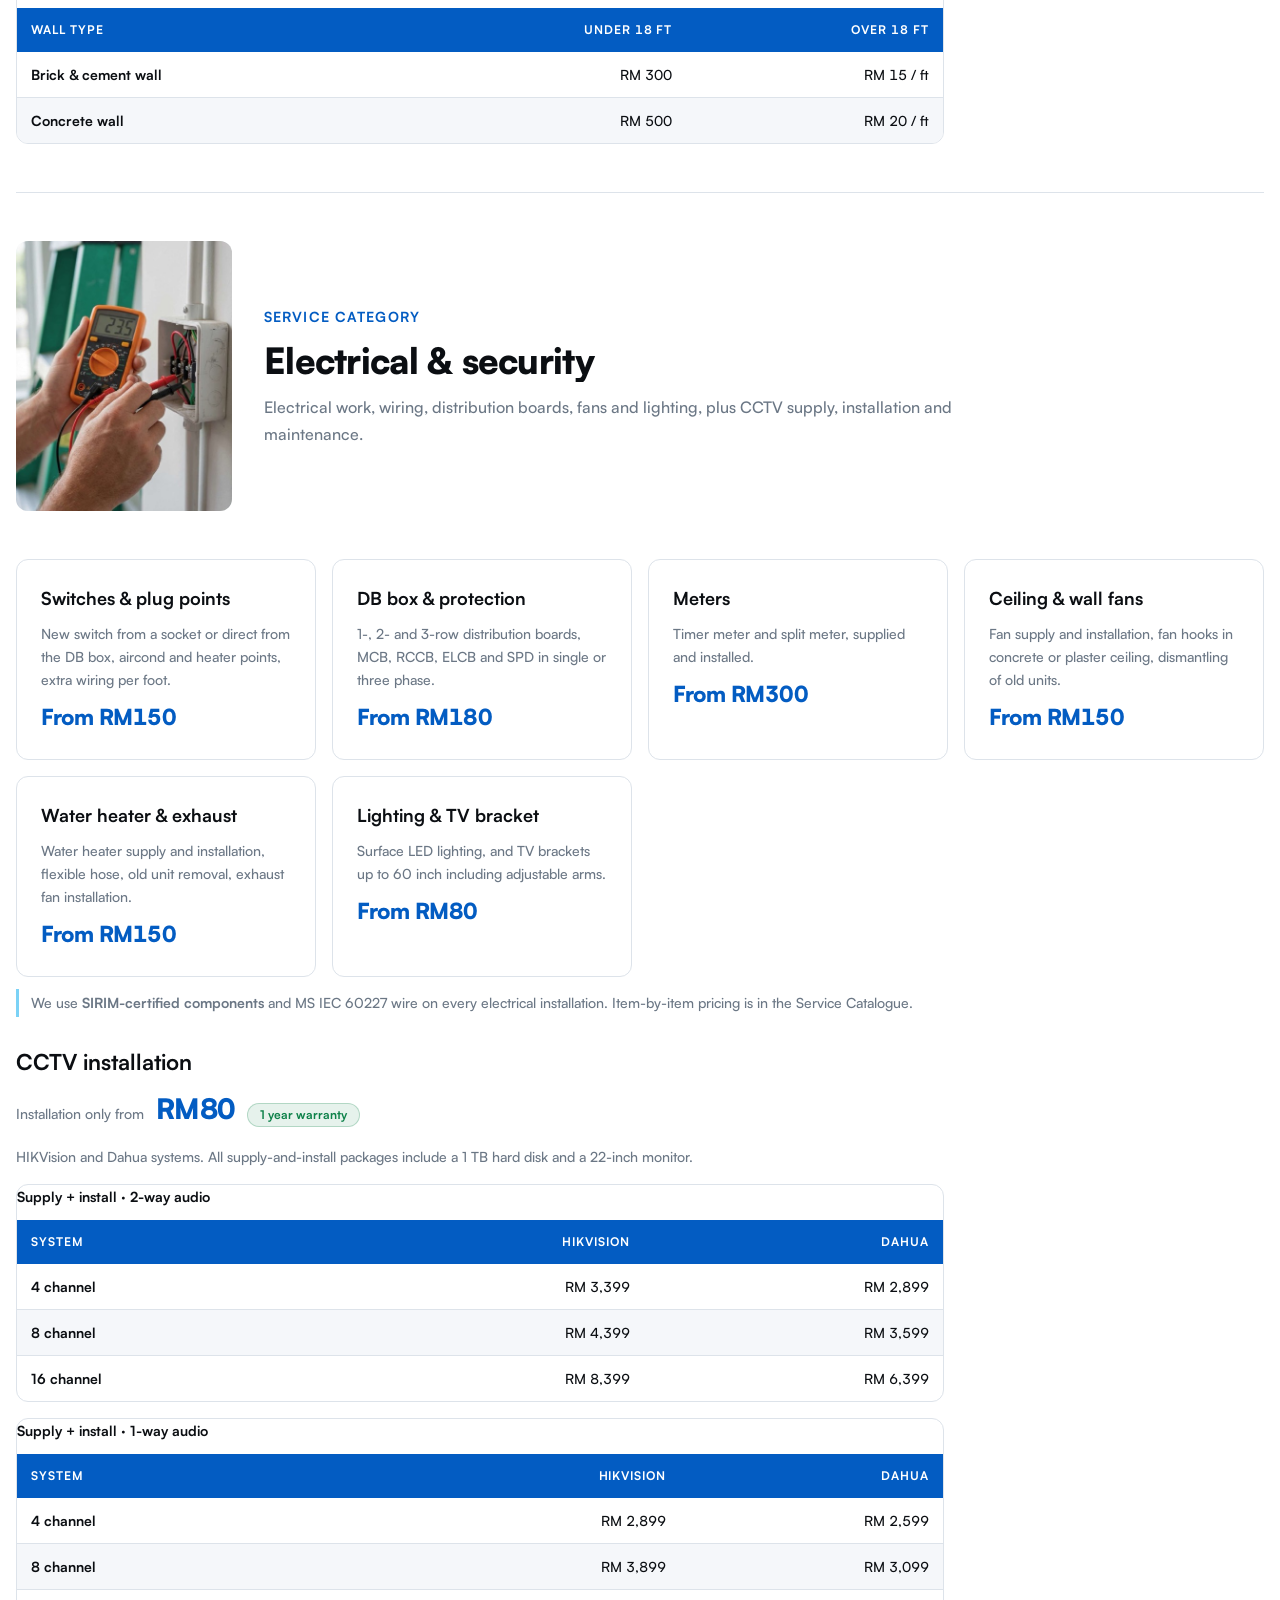
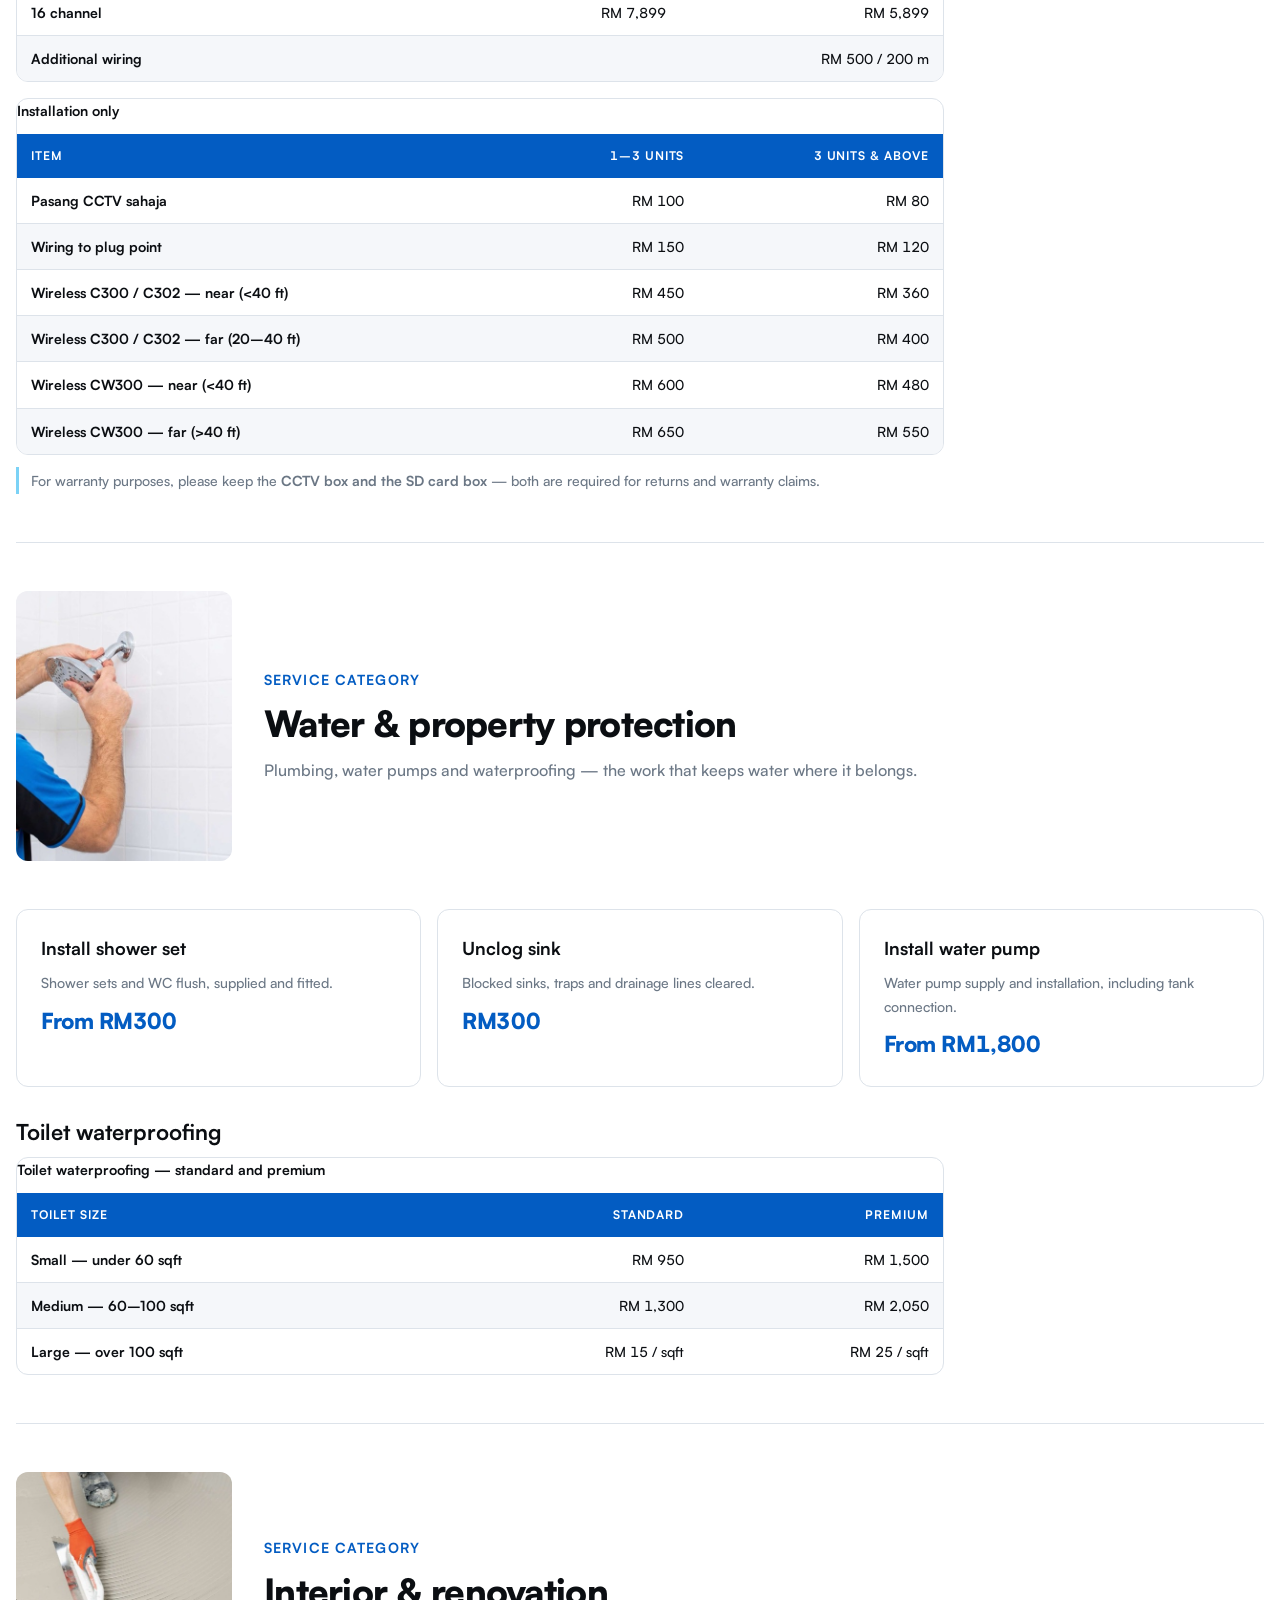
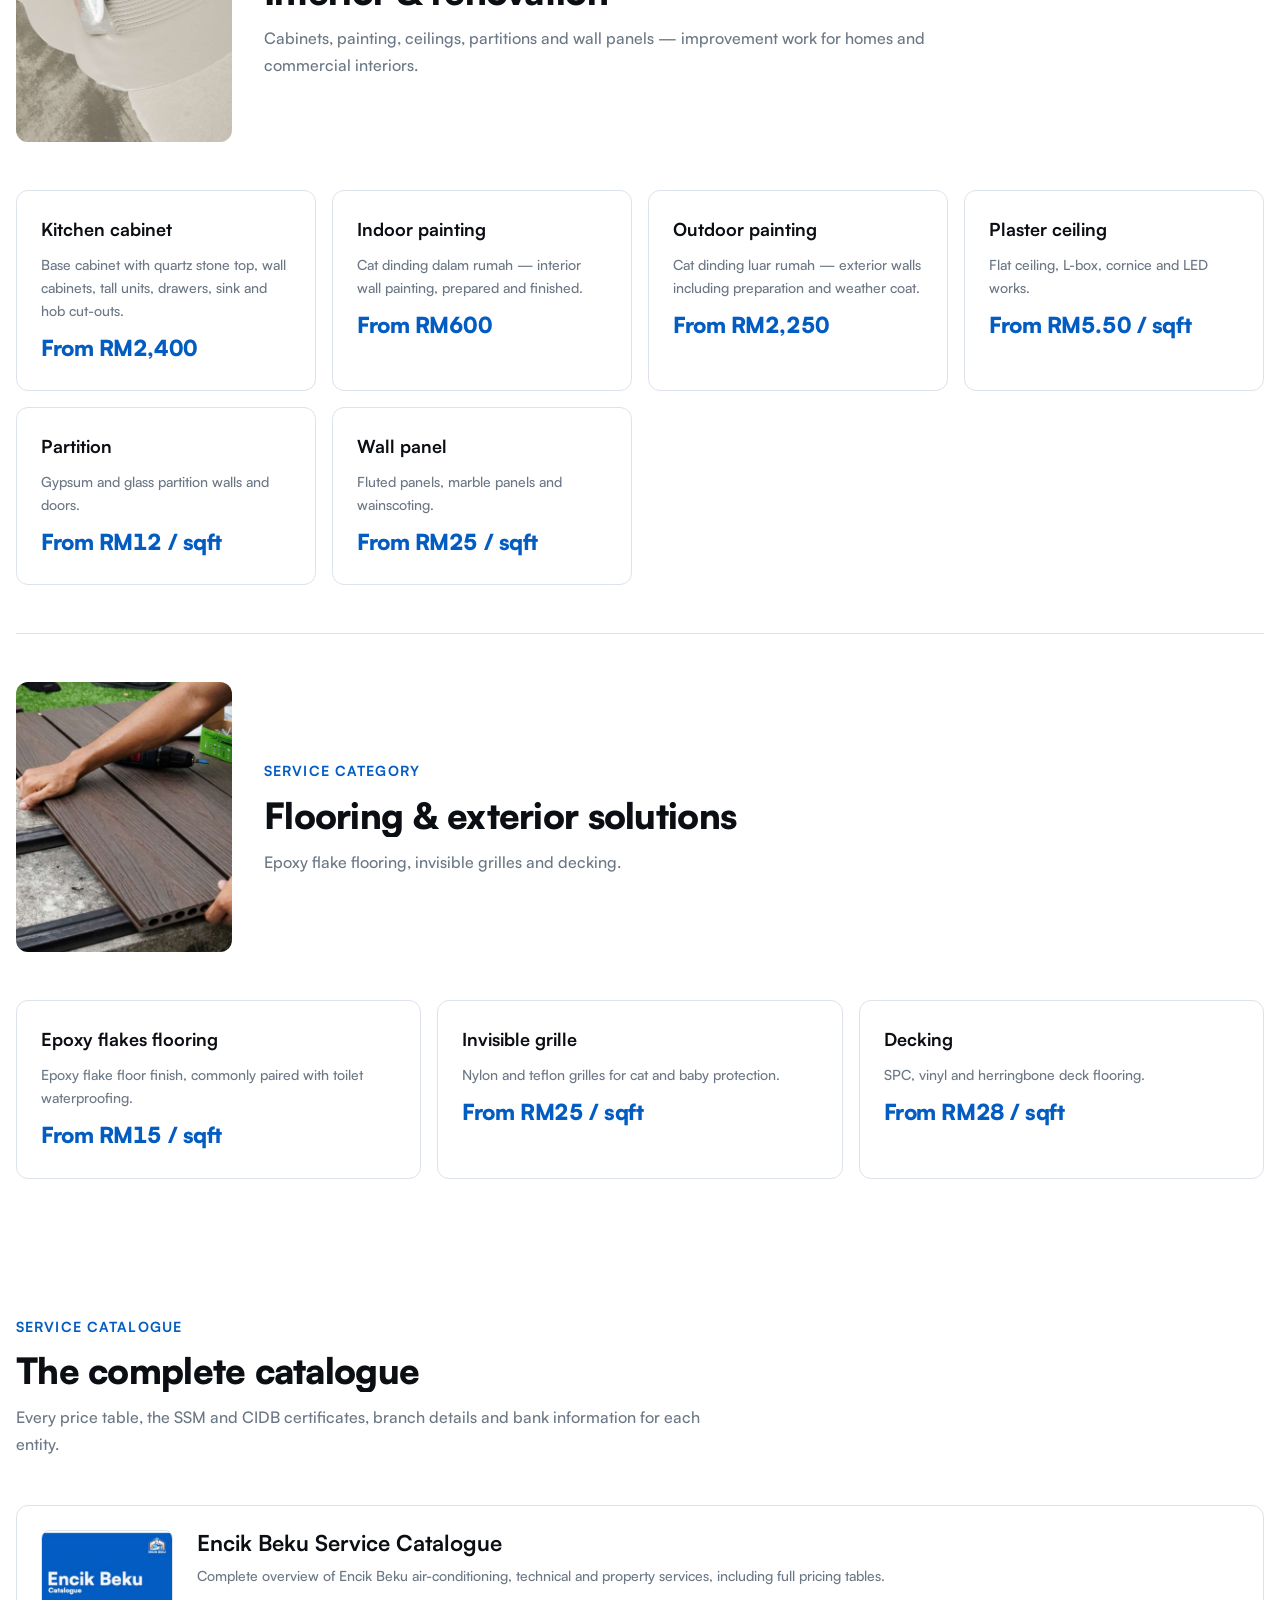
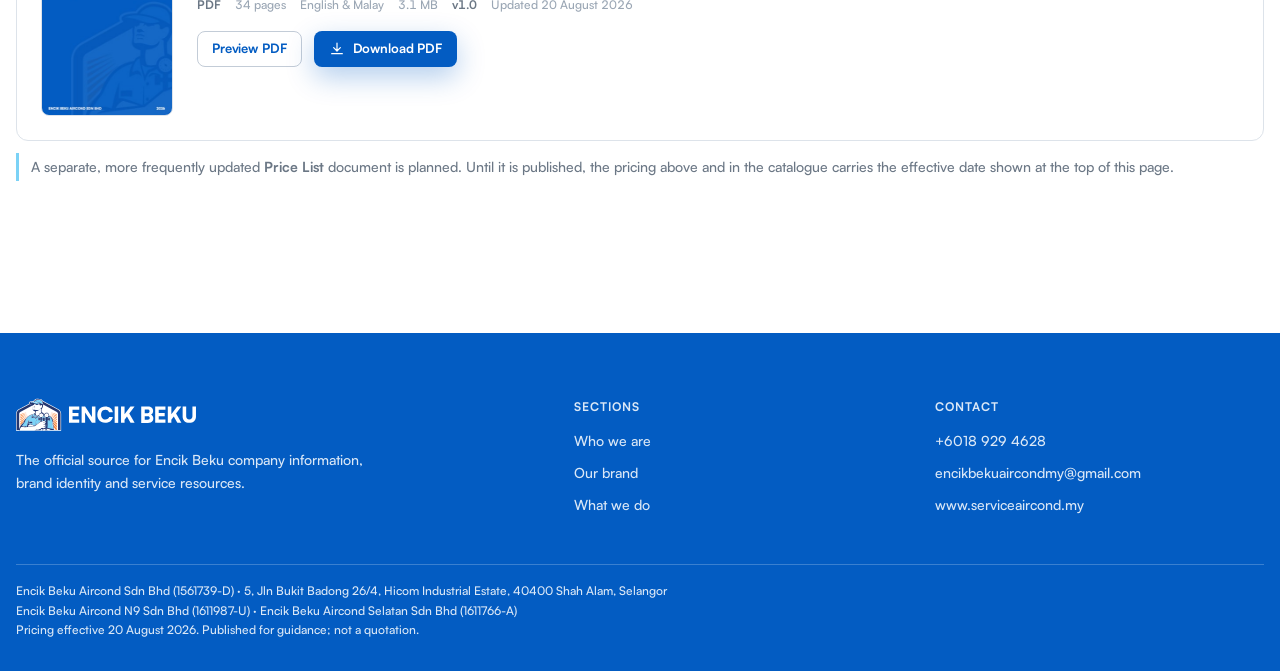
<file: website/services.html>
<!doctype html>
<html lang="en" data-theme="light">
<head>
<meta charset="utf-8">
<meta name="viewport" content="width=device-width, initial-scale=1">
<title>What We Do</title>
<meta name="description" content="The Encik Beku service catalogue — air-conditioning, electrical and security, water and property protection, interior and renovation, flooring and exterior solutions, with current pricing.">
<link rel="stylesheet" href="../fonts/fonts.css?v=mtwgk8ze">
<link rel="stylesheet" href="../tokens/tokens.css?v=mtwgk8ze">
<link rel="stylesheet" href="site.css?v=mtwgk8ze">
<link rel="icon" href="../svg/mark/encik-beku-mark-navy.svg">
<style>
  .catnav-bar {
    position: sticky; top: 4.5rem; z-index: 40;
    background: var(--eb-bg-1); border-bottom: 1px solid var(--eb-border-1);
  }
  .catnav { display: flex; gap: var(--eb-space-2); flex-wrap: wrap; padding: var(--eb-space-3) 0; overflow-x: auto; }
  .catnav a {
    font-size: var(--eb-text-sm); font-weight: var(--eb-fw-bold);
    text-decoration: none; color: var(--eb-fg-2);
    padding: 0.375rem 0.75rem; border-radius: var(--eb-radius-pill);
    border: 1px solid var(--eb-border-1); white-space: nowrap;
  }
  .catnav a:hover { color: var(--eb-fg-brand); background: var(--eb-bg-tint); border-color: transparent; }
  .svcblock { padding: var(--eb-space-7) 0; border-bottom: 1px solid var(--eb-border-1); }
  .svcblock:last-child { border-bottom: 0; }
  .brands { display: flex; gap: var(--eb-space-2); flex-wrap: wrap; margin-top: var(--eb-space-2); }
  .subhead { margin-top: var(--eb-space-6); margin-bottom: var(--eb-space-3); }
  .svcblock[id] { scroll-margin-top: 8.75rem; }
  @media (max-width: 940px) { .catnav-bar { position: static; } .svcblock[id] { scroll-margin-top: 1.25rem; } }
</style>
</head>
<body>

<svg width="0" height="0" style="position:absolute" aria-hidden="true"><defs>
  <g id="i-dl" stroke="currentColor" stroke-width="1.8" fill="none" stroke-linecap="round" stroke-linejoin="round"><path d="M12 3v12m0 0 5-5m-5 5-5-5M4 19h16"/></g>
  <g id="i-cal" stroke="currentColor" stroke-width="1.7" fill="none" stroke-linejoin="round"><rect x="3" y="5" width="18" height="16" rx="2"/><path d="M3 10h18M8 3v4M16 3v4"/></g>
</defs></svg>

<header class="site">
  <div class="wrap nav">
    <nav>
      <a href="about.html" data-i18n="nav.about">Who we are</a>
      <a href="brand.html" data-i18n="nav.brand">Our brand</a>
      <a href="services.html" aria-current="page" data-i18n="nav.services">What we do</a>
    </nav>
    <a class="brand" href="index.html" aria-label="Encik Beku"><img class="logo" src="../svg/logo/encik-beku-secondary-light.svg" alt="Encik Beku"></a>
    <div class="langs" role="group" aria-label="Language">
      <button type="button" data-lang="en" aria-pressed="true">EN</button><span class="sep">|</span><button type="button" data-lang="ms" aria-pressed="false">Bahasa</button><span class="sep">|</span><button type="button" data-lang="zh" aria-pressed="false">中文</button>
    </div>
  </div>
</header>

<main>

<section class="pagehead">
  <div class="wrap">
    <div class="eyebrow">What we do</div>
    <h1 data-anim="lines">Everything we do, in one place</h1>
    <p class="lede">Our air-conditioning, technical, property and renovation services, with the scope of each and current pricing where it is published.</p>
  </div>
</section>

<div class="catnav-bar">
  <nav class="wrap catnav" aria-label="Service categories">
    <a href="#aircon">Air-conditioning</a>
    <a href="#electrical">Electrical &amp; security</a>
    <a href="#water">Water &amp; property protection</a>
    <a href="#interior">Interior &amp; renovation</a>
    <a href="#flooring">Flooring &amp; exterior</a>
  </nav>
</div>

<section class="section tight">
  <div class="wrap">
    <span class="stamp"><svg width="14" height="14" viewBox="0 0 24 24" aria-hidden="true"><use href="#i-cal"/></svg>Pricing effective 20 August 2026</span>
    <p class="note" style="margin-top:var(--eb-space-4)">Prices below are published for guidance and are not a quotation. Final pricing depends on site conditions, access and materials. Where a service requires inspection before a firm price can be given, that is stated in the service scope.</p>
  </div>
</section>

<div class="wrap">

<!-- ══ 1 · AIR-CONDITIONING ══════════════════════════════ -->
<section class="svcblock" id="aircon">
  <div class="catband">
    <img src="img/services/aircond-service.jpg" alt="A technician opening a ceiling cassette air conditioner for servicing" width="453" height="640" loading="lazy">
  <div class="sec-head">
    <div class="eyebrow">Service category</div>
    <h2 data-anim="lines">Air-conditioning</h2>
    <p>Supply and installation, servicing, repair and preventive maintenance for wall-mounted and cassette units, in homes and commercial premises.</p>
  </div>
  </div>

  <div class="brands">
    <span class="chip tint">Daikin</span><span class="chip tint">Panasonic</span>
    <span class="chip tint">Midea</span><span class="chip tint">AUX</span>
  </div>

  <h3 class="subhead">Supply &amp; installation — wall mounted</h3>
  <div class="svc-head">
    <span class="from-label">Inverter from</span><span class="from-price">RM1,500</span>
    <span class="from-label">Non-inverter from</span><span class="from-price">RM1,300</span>
  </div>

  <div class="tablewrap">
    <table>
      <caption>Supply + install · inverter</caption>
      <thead><tr><th>Capacity</th><th class="num">Daikin</th><th class="num">Panasonic</th><th class="num">Midea</th></tr></thead>
      <tbody>
        <tr><th><span class="hp">1.0 HP</span></th><td class="num">RM 1,900</td><td class="num">RM 1,900</td><td class="num">RM 1,500</td></tr>
        <tr><th><span class="hp">1.5 HP</span></th><td class="num">RM 2,300</td><td class="num">RM 2,300</td><td class="num">RM 1,800</td></tr>
        <tr><th><span class="hp">2.0 HP</span></th><td class="num">RM 3,400</td><td class="num">RM 3,500</td><td class="num">RM 2,500</td></tr>
        <tr><th><span class="hp">2.5 HP</span></th><td class="num">RM 3,700</td><td class="num">RM 3,600</td><td class="num">RM 3,100</td></tr>
      </tbody>
    </table>
  </div>

  <div class="tablewrap" style="margin-top:var(--eb-space-4)">
    <table>
      <caption>Supply + install · non-inverter</caption>
      <thead><tr><th>Capacity</th><th class="num">Daikin</th><th class="num">Panasonic</th><th class="num">Midea</th></tr></thead>
      <tbody>
        <tr><th><span class="hp">1.0 HP</span></th><td class="num">RM 1,600</td><td class="num">RM 1,500</td><td class="num">RM 1,300</td></tr>
        <tr><th><span class="hp">1.5 HP</span></th><td class="num">RM 2,000</td><td class="num">RM 2,000</td><td class="num">RM 1,700</td></tr>
        <tr><th><span class="hp">2.0 HP</span></th><td class="num">RM 2,800</td><td class="num">RM 2,800</td><td class="num">RM 2,400</td></tr>
        <tr><th><span class="hp">2.5 HP</span></th><td class="num">RM 3,200</td><td class="num">RM 3,100</td><td class="num">RM 2,900</td></tr>
        <tr><th><span class="hp">3.0 HP</span></th><td class="num">RM 3,700</td><td class="num">RM 3,900</td><td class="num">—</td></tr>
      </tbody>
    </table>
  </div>

  <div class="tablewrap" style="margin-top:var(--eb-space-4)">
    <table>
      <caption>Installation only — pasang wall aircond</caption>
      <thead><tr><th>Capacity</th><th class="num">Price</th></tr></thead>
      <tbody>
        <tr><th><span class="hp">1.0 HP</span></th><td class="num">RM 320</td></tr>
        <tr><th><span class="hp">1.5 HP</span></th><td class="num">RM 360</td></tr>
        <tr><th><span class="hp">2.0 HP</span></th><td class="num">RM 390</td></tr>
        <tr><th><span class="hp">2.5 HP</span></th><td class="num">RM 440</td></tr>
        <tr><th><span class="hp">3.0 HP</span></th><td class="num">RM 480</td></tr>
      </tbody>
    </table>
  </div>

  <div class="grid g2" style="margin-top:var(--eb-space-4)">
    <div class="card">
      <h4>Included</h4>
      <p class="muted small">Standard installation work · 6 ft of copper piping · drainage · testing and commissioning.</p>
    </div>
    <div class="card">
      <h4>Not included</h4>
      <p class="muted small">Additional copper piping beyond 6 ft, charged per foot and rising with capacity (RM20/ft at 1.0 HP to RM34/ft at 3.0 HP) · concealed piping · additional wiring · dismantling of old equipment · difficult or high-rise access.</p>
    </div>
  </div>

  <h3 class="subhead">Supply &amp; installation — cassette ceiling</h3>
  <div class="svc-head"><span class="from-label">From</span><span class="from-price">RM3,000</span></div>
  <div class="tablewrap">
    <table>
      <caption>Supply + install · ceiling cassette</caption>
      <thead><tr><th>Capacity</th><th class="num">Daikin</th><th class="num">Panasonic</th><th class="num">Midea</th></tr></thead>
      <tbody>
        <tr><th><span class="hp">2.0 HP</span></th><td class="num">RM 3,700</td><td class="num">RM 3,600</td><td class="num">RM 3,000</td></tr>
        <tr><th><span class="hp">2.5 HP</span></th><td class="num">RM 3,900</td><td class="num">RM 3,800</td><td class="num">RM 3,400</td></tr>
        <tr><th><span class="hp">3.0 HP</span></th><td class="num">RM 4,500</td><td class="num">RM 4,400</td><td class="num">RM 4,100</td></tr>
      </tbody>
    </table>
  </div>
  <div class="tablewrap" style="margin-top:var(--eb-space-4)">
    <table>
      <caption>Installation only — pasang cassette ceiling</caption>
      <thead><tr><th>Capacity</th><th class="num">Price</th></tr></thead>
      <tbody>
        <tr><th><span class="hp">1.0 HP</span></th><td class="num">RM 490</td></tr>
        <tr><th><span class="hp">1.5 HP</span></th><td class="num">RM 540</td></tr>
        <tr><th><span class="hp">2.0 HP</span></th><td class="num">RM 590</td></tr>
        <tr><th><span class="hp">2.5 HP</span></th><td class="num">RM 640</td></tr>
        <tr><th><span class="hp">3.0 HP</span></th><td class="num">RM 690</td></tr>
      </tbody>
    </table>
  </div>

  <h3 class="subhead">Servicing &amp; maintenance</h3>
  <div class="svc-head">
    <span class="from-label">Aircond from</span><span class="from-price">RM99</span>
    <span class="from-label">Cassette from</span><span class="from-price">RM200</span>
  </div>
  <p class="muted small">Per unit, for 4 units and above. Standard, chemical and overhaul cleaning are available for both wall-mounted and cassette units.</p>

  <div class="tablewrap" style="margin-top:var(--eb-space-4)">
    <table>
      <caption>Servis aircond · wall mounted</caption>
      <thead><tr><th>Service</th><th class="num">1–3 units</th><th class="num">4 units &amp; above</th></tr></thead>
      <tbody>
        <tr><th>Standard</th><td class="num">RM 130</td><td class="num">RM 99</td></tr>
        <tr><th>Chemical</th><td class="num">RM 180</td><td class="num">RM 150</td></tr>
        <tr><th>Overhaul</th><td class="num">RM 250</td><td class="num">RM 200</td></tr>
      </tbody>
    </table>
  </div>
  <div class="tablewrap" style="margin-top:var(--eb-space-4)">
    <table>
      <caption>Servis cassette</caption>
      <thead><tr><th>Service</th><th class="num">1–3 units</th><th class="num">4 units &amp; above</th></tr></thead>
      <tbody>
        <tr><th>Standard</th><td class="num">RM 250</td><td class="num">RM 200</td></tr>
        <tr><th>Chemical</th><td class="num">RM 370</td><td class="num">RM 320</td></tr>
        <tr><th>Overhaul</th><td class="num">RM 480</td><td class="num">RM 400</td></tr>
      </tbody>
    </table>
  </div>
  <div class="tablewrap" style="margin-top:var(--eb-space-4)">
    <table>
      <caption>Relocation — tempat lama, pindah baru</caption>
      <thead><tr><th>Item</th><th class="num">Price</th></tr></thead>
      <tbody>
        <tr><th>Buka aircond (removal)</th><td class="num">RM 100</td></tr>
        <tr><th>Pasang aircond (refit)</th><td class="num">By horsepower</td></tr>
        <tr><th>Overhaul service</th><td class="num">RM 250</td></tr>
        <tr><th>Transport 5 km – 15 km</th><td class="num">RM 100</td></tr>
        <tr><th>Transport 15 km – 30 km</th><td class="num">RM 150</td></tr>
      </tbody>
    </table>
  </div>

  <h3 class="subhead">Repair &amp; troubleshooting</h3>
  <div class="svc-head"><span class="from-label">Full diagnostic</span><span class="from-price">RM450</span></div>
  <div class="tablewrap">
    <table>
      <caption>Repairs &amp; others</caption>
      <thead><tr><th>Item</th><th class="num">Price</th></tr></thead>
      <tbody>
        <tr><th>Top-up gas 150 PSI <span class="hp">1–3 HP</span></th><td class="num">RM 120</td></tr>
        <tr><th>Top-up gas 10 PSI <span class="hp">1–3 HP</span></th><td class="num">RM 20</td></tr>
        <tr><th>Top-up gas 150 PSI <span class="hp">4–5 HP</span></th><td class="num">RM 600</td></tr>
        <tr><th>Top-up gas 10 PSI <span class="hp">4–5 HP</span></th><td class="num">RM 40</td></tr>
        <tr><th>Capacitor replacement (indoor / outdoor)</th><td class="num">RM 150</td></tr>
        <tr><th>Check &amp; troubleshoot</th><td class="num">RM 450</td></tr>
        <tr><th>Install new PC board (depends on brand)</th><td class="num">RM 400 – RM 1,200</td></tr>
        <tr><th>Checking aircond</th><td class="num">RM 100 / unit</td></tr>
        <tr><th>Site visit</th><td class="num">RM 100 / trip</td></tr>
        <tr><th>Trade in (indoor + outdoor)</th><td class="num">RM 70 / set</td></tr>
        <tr><th>Trade in (outdoor compressor)</th><td class="num">RM 30</td></tr>
        <tr><th>Universal remote</th><td class="num">RM 50</td></tr>
        <tr><th>Original remote</th><td class="num">RM 50 – RM 100</td></tr>
      </tbody>
    </table>
  </div>
  <div class="tablewrap" style="margin-top:var(--eb-space-4)">
    <table>
      <caption>Conceal work</caption>
      <thead><tr><th>Wall type</th><th class="num">Under 18 ft</th><th class="num">Over 18 ft</th></tr></thead>
      <tbody>
        <tr><th>Brick &amp; cement wall</th><td class="num">RM 300</td><td class="num">RM 15 / ft</td></tr>
        <tr><th>Concrete wall</th><td class="num">RM 500</td><td class="num">RM 20 / ft</td></tr>
      </tbody>
    </table>
  </div>
</section>

<!-- ══ 2 · ELECTRICAL & SECURITY ═════════════════════════ -->
<section class="svcblock" id="electrical">
  <div class="catband">
    <img src="img/services/electrical-testing.jpg" alt="Testing a distribution board with a multimeter" width="453" height="640" loading="lazy">
  <div class="sec-head">
    <div class="eyebrow">Service category</div>
    <h2 data-anim="lines">Electrical &amp; security</h2>
    <p>Electrical work, wiring, distribution boards, fans and lighting, plus CCTV supply, installation and maintenance.</p>
  </div>
  </div>

  <div class="grid g3" data-anim="stagger">
    <div class="card"><h4>Switches &amp; plug points</h4><p class="muted small">New switch from a socket or direct from the DB box, aircond and heater points, extra wiring per foot.</p><p class="from-price" style="font-size:var(--eb-text-lg)">From RM150</p></div>
    <div class="card"><h4>DB box &amp; protection</h4><p class="muted small">1-, 2- and 3-row distribution boards, MCB, RCCB, ELCB and SPD in single or three phase.</p><p class="from-price" style="font-size:var(--eb-text-lg)">From RM180</p></div>
    <div class="card"><h4>Meters</h4><p class="muted small">Timer meter and split meter, supplied and installed.</p><p class="from-price" style="font-size:var(--eb-text-lg)">From RM300</p></div>
    <div class="card"><h4>Ceiling &amp; wall fans</h4><p class="muted small">Fan supply and installation, fan hooks in concrete or plaster ceiling, dismantling of old units.</p><p class="from-price" style="font-size:var(--eb-text-lg)">From RM150</p></div>
    <div class="card"><h4>Water heater &amp; exhaust</h4><p class="muted small">Water heater supply and installation, flexible hose, old unit removal, exhaust fan installation.</p><p class="from-price" style="font-size:var(--eb-text-lg)">From RM150</p></div>
    <div class="card"><h4>Lighting &amp; TV bracket</h4><p class="muted small">Surface LED lighting, and TV brackets up to 60 inch including adjustable arms.</p><p class="from-price" style="font-size:var(--eb-text-lg)">From RM80</p></div>
  </div>
  <p class="note">We use <strong>SIRIM-certified components</strong> and MS IEC 60227 wire on every electrical installation. Item-by-item pricing is in the Service Catalogue.</p>

  <h3 class="subhead">CCTV installation</h3>
  <div class="svc-head">
    <span class="from-label">Installation only from</span><span class="from-price">RM80</span>
    <span class="chip ok">1 year warranty</span>
  </div>
  <p class="muted small">HIKVision and Dahua systems. All supply-and-install packages include a 1 TB hard disk and a 22-inch monitor.</p>

  <div class="tablewrap" style="margin-top:var(--eb-space-4)">
    <table>
      <caption>Supply + install · 2-way audio</caption>
      <thead><tr><th>System</th><th class="num">HIKVision</th><th class="num">Dahua</th></tr></thead>
      <tbody>
        <tr><th>4 channel</th><td class="num">RM 3,399</td><td class="num">RM 2,899</td></tr>
        <tr><th>8 channel</th><td class="num">RM 4,399</td><td class="num">RM 3,599</td></tr>
        <tr><th>16 channel</th><td class="num">RM 8,399</td><td class="num">RM 6,399</td></tr>
      </tbody>
    </table>
  </div>
  <div class="tablewrap" style="margin-top:var(--eb-space-4)">
    <table>
      <caption>Supply + install · 1-way audio</caption>
      <thead><tr><th>System</th><th class="num">HIKVision</th><th class="num">Dahua</th></tr></thead>
      <tbody>
        <tr><th>4 channel</th><td class="num">RM 2,899</td><td class="num">RM 2,599</td></tr>
        <tr><th>8 channel</th><td class="num">RM 3,899</td><td class="num">RM 3,099</td></tr>
        <tr><th>16 channel</th><td class="num">RM 7,899</td><td class="num">RM 5,899</td></tr>
        <tr><th>Additional wiring</th><td class="num" colspan="2">RM 500 / 200 m</td></tr>
      </tbody>
    </table>
  </div>
  <div class="tablewrap" style="margin-top:var(--eb-space-4)">
    <table>
      <caption>Installation only</caption>
      <thead><tr><th>Item</th><th class="num">1–3 units</th><th class="num">3 units &amp; above</th></tr></thead>
      <tbody>
        <tr><th>Pasang CCTV sahaja</th><td class="num">RM 100</td><td class="num">RM 80</td></tr>
        <tr><th>Wiring to plug point</th><td class="num">RM 150</td><td class="num">RM 120</td></tr>
        <tr><th>Wireless C300 / C302 — near (&lt;40 ft)</th><td class="num">RM 450</td><td class="num">RM 360</td></tr>
        <tr><th>Wireless C300 / C302 — far (20–40 ft)</th><td class="num">RM 500</td><td class="num">RM 400</td></tr>
        <tr><th>Wireless CW300 — near (&lt;40 ft)</th><td class="num">RM 600</td><td class="num">RM 480</td></tr>
        <tr><th>Wireless CW300 — far (&gt;40 ft)</th><td class="num">RM 650</td><td class="num">RM 550</td></tr>
      </tbody>
    </table>
  </div>
  <p class="note">For warranty purposes, please keep the <strong>CCTV box and the SD card box</strong> — both are required for returns and warranty claims.</p>
</section>

<!-- ══ 3 · WATER & PROPERTY PROTECTION ═══════════════════ -->
<section class="svcblock" id="water">
  <div class="catband">
    <img src="img/services/water-protection.jpg" alt="Sealing and finishing a wall surface by hand" width="453" height="640" loading="lazy">
  <div class="sec-head">
    <div class="eyebrow">Service category</div>
    <h2 data-anim="lines">Water &amp; property protection</h2>
    <p>Plumbing, water pumps and waterproofing — the work that keeps water where it belongs.</p>
  </div>
  </div>

  <div class="grid g3" data-anim="stagger">
    <div class="card"><h4>Install shower set</h4><p class="muted small">Shower sets and WC flush, supplied and fitted.</p><p class="from-price" style="font-size:var(--eb-text-lg)">From RM300</p></div>
    <div class="card"><h4>Unclog sink</h4><p class="muted small">Blocked sinks, traps and drainage lines cleared.</p><p class="from-price" style="font-size:var(--eb-text-lg)">RM300</p></div>
    <div class="card"><h4>Install water pump</h4><p class="muted small">Water pump supply and installation, including tank connection.</p><p class="from-price" style="font-size:var(--eb-text-lg)">From RM1,800</p></div>
  </div>

  <h3 class="subhead">Toilet waterproofing</h3>
  <div class="tablewrap">
    <table>
      <caption>Toilet waterproofing — standard and premium</caption>
      <thead><tr><th>Toilet size</th><th class="num">Standard</th><th class="num">Premium</th></tr></thead>
      <tbody>
        <tr><th>Small — under 60 sqft</th><td class="num">RM 950</td><td class="num">RM 1,500</td></tr>
        <tr><th>Medium — 60–100 sqft</th><td class="num">RM 1,300</td><td class="num">RM 2,050</td></tr>
        <tr><th>Large — over 100 sqft</th><td class="num">RM 15 / sqft</td><td class="num">RM 25 / sqft</td></tr>
      </tbody>
    </table>
  </div>
</section>

<!-- ══ 4 · INTERIOR & RENOVATION ═════════════════════════ -->
<section class="svcblock" id="interior">
  <div class="catband">
    <img src="img/services/plaster-ceiling.jpg" alt="Skim-coating a ceiling with a trowel" width="453" height="640" loading="lazy">
  <div class="sec-head">
    <div class="eyebrow">Service category</div>
    <h2 data-anim="lines">Interior &amp; renovation</h2>
    <p>Cabinets, painting, ceilings, partitions and wall panels — improvement work for homes and commercial interiors.</p>
  </div>
  </div>

  <div class="grid g3" data-anim="stagger">
    <div class="card"><h4>Kitchen cabinet</h4><p class="muted small">Base cabinet with quartz stone top, wall cabinets, tall units, drawers, sink and hob cut-outs.</p><p class="from-price" style="font-size:var(--eb-text-lg)">From RM2,400</p></div>
    <div class="card"><h4>Indoor painting</h4><p class="muted small">Cat dinding dalam rumah — interior wall painting, prepared and finished.</p><p class="from-price" style="font-size:var(--eb-text-lg)">From RM600</p></div>
    <div class="card"><h4>Outdoor painting</h4><p class="muted small">Cat dinding luar rumah — exterior walls including preparation and weather coat.</p><p class="from-price" style="font-size:var(--eb-text-lg)">From RM2,250</p></div>
    <div class="card"><h4>Plaster ceiling</h4><p class="muted small">Flat ceiling, L-box, cornice and LED works.</p><p class="from-price" style="font-size:var(--eb-text-lg)">From RM5.50 / sqft</p></div>
    <div class="card"><h4>Partition</h4><p class="muted small">Gypsum and glass partition walls and doors.</p><p class="from-price" style="font-size:var(--eb-text-lg)">From RM12 / sqft</p></div>
    <div class="card"><h4>Wall panel</h4><p class="muted small">Fluted panels, marble panels and wainscoting.</p><p class="from-price" style="font-size:var(--eb-text-lg)">From RM25 / sqft</p></div>
  </div>
</section>

<!-- ══ 5 · FLOORING & EXTERIOR ═══════════════════════════ -->
<section class="svcblock" id="flooring">
  <div class="catband">
    <img src="img/services/decking.jpg" alt="Laying timber decking boards" width="453" height="640" loading="lazy">
  <div class="sec-head">
    <div class="eyebrow">Service category</div>
    <h2 data-anim="lines">Flooring &amp; exterior solutions</h2>
    <p>Epoxy flake flooring, invisible grilles and decking.</p>
  </div>
  </div>

  <div class="grid g3" data-anim="stagger">
    <div class="card"><h4>Epoxy flakes flooring</h4><p class="muted small">Epoxy flake floor finish, commonly paired with toilet waterproofing.</p><p class="from-price" style="font-size:var(--eb-text-lg)">From RM15 / sqft</p></div>
    <div class="card"><h4>Invisible grille</h4><p class="muted small">Nylon and teflon grilles for cat and baby protection.</p><p class="from-price" style="font-size:var(--eb-text-lg)">From RM25 / sqft</p></div>
    <div class="card"><h4>Decking</h4><p class="muted small">SPC, vinyl and herringbone deck flooring.</p><p class="from-price" style="font-size:var(--eb-text-lg)">From RM28 / sqft</p></div>
  </div>
</section>

</div>

<section class="section">
  <div class="wrap">
    <div class="sec-head">
      <div class="eyebrow">Service catalogue</div>
      <h2 data-anim="lines">The complete catalogue</h2>
      <p>Every price table, the SSM and CIDB certificates, branch details and bank information for each entity.</p>
    </div>
    <article class="dlcard">
      <div class="cover"><img src="img/covers/service-catalogue.jpg" alt="" width="296" height="420"></div>
      <div class="body">
        <h3>Encik Beku Service Catalogue</h3>
        <p>Complete overview of Encik Beku air-conditioning, technical and property services, including full pricing tables.</p>
        <div class="specs"><span><b>PDF</b></span><span>34 pages</span><span>English &amp; Malay</span><span>3.1 MB</span><span><b>v1.0</b></span><span>Updated 20 August 2026</span></div>
        <div class="acts">
          <a class="btn btn-ghost btn-sm" href="downloads/Encik-Beku-Service-Catalogue-2026-v1.0.pdf" target="_blank" rel="noopener">Preview PDF</a>
          <a class="btn btn-primary btn-sm" href="downloads/Encik-Beku-Service-Catalogue-2026-v1.0.pdf" download><svg width="16" height="16" viewBox="0 0 24 24" aria-hidden="true"><use href="#i-dl"/></svg>Download PDF</a>
        </div>
      </div>
    </article>
    <p class="note">A separate, more frequently updated <strong>Price List</strong> document is planned. Until it is published, the pricing above and in the catalogue carries the effective date shown at the top of this page.</p>
  </div>
</section>

</main>

<footer class="site">
  <div class="wrap">
    <div class="foot-grid">
      <div>
        <img src="../svg/logo/encik-beku-secondary-dark.svg" alt="Encik Beku">
        <p style="max-width:38ch">The official source for Encik Beku company information, brand identity and service resources.</p>
      </div>
      <div>
        <h4>Sections</h4>
        <ul>
          <li><a href="about.html">Who we are</a></li>
          <li><a href="brand.html">Our brand</a></li>
          <li><a href="services.html">What we do</a></li>
        </ul>
      </div>
      <div>
        <h4>Contact</h4>
        <ul>
          <li><a href="tel:+60189294628">+6018 929 4628</a></li>
          <li><a href="mailto:encikbekuaircondmy@gmail.com">encikbekuaircondmy@gmail.com</a></li>
          <li><a href="https://www.serviceaircond.my">www.serviceaircond.my</a></li>
        </ul>
      </div>
    </div>
    <div class="legal">
      Encik Beku Aircond Sdn Bhd (1561739-D) · 5, Jln Bukit Badong 26/4, Hicom Industrial Estate, 40400 Shah Alam, Selangor<br>
      Encik Beku Aircond N9 Sdn Bhd (1611987-U) · Encik Beku Aircond Selatan Sdn Bhd (1611766-A)<br>
      Pricing effective 20 August 2026. Published for guidance; not a quotation.
    </div>
  </div>
</footer>

<script src="anim.js?v=mtwgk8ze"></script>
<script src="i18n.js"></script>
</body>
</html>
</file>
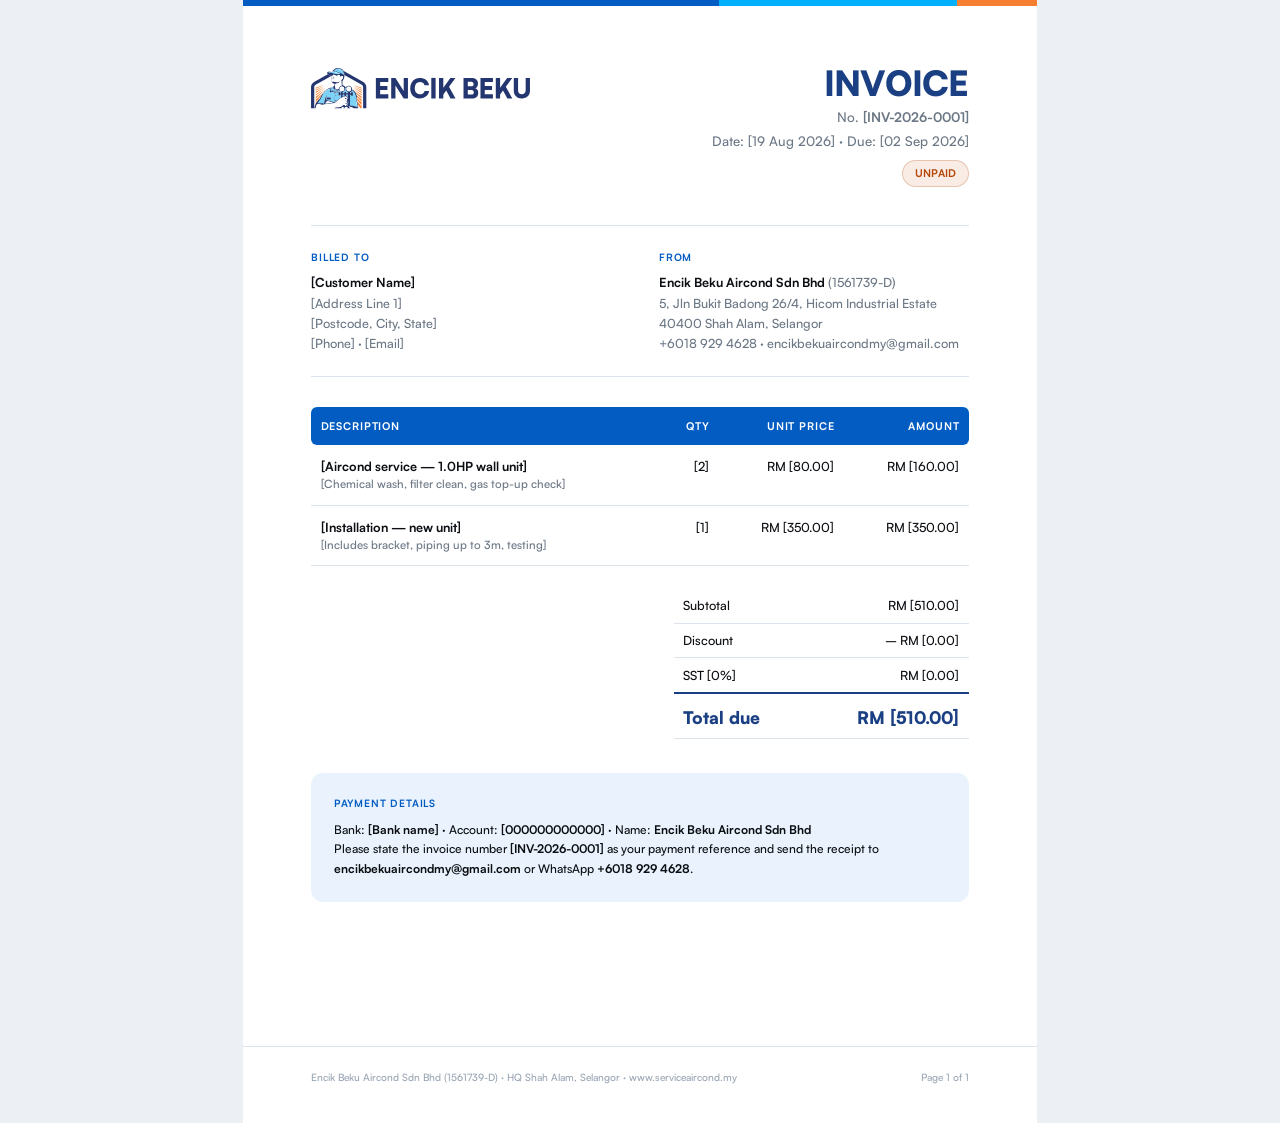
<file: code/templates/invoice.html>
<!doctype html>
<html lang="en">
<head>
<meta charset="utf-8">
<title>Encik Beku — Invoice</title>
<!--
  ENCIK BEKU · A4 invoice template

  Replace the [BRACKETED] fields. Duplicate a <tr class="item"> per line.
  The status chip uses the semantic status colours, not the brand palette —
  the brand has only one warm colour, so "unpaid" and "overdue" would
  otherwise be indistinguishable. See CI.md §9.
-->
<link rel="stylesheet" href="../../fonts/fonts.css">
<link rel="stylesheet" href="../tokens/tokens.css">
<style>
  @page { size: A4; margin: 0; }
  html, body { margin: 0; padding: 0; }
  body {
    font-family: var(--eb-font-sans);
    font-weight: var(--eb-fw-medium);
    color: var(--eb-fg-1);
    background: var(--eb-neutral-100);
    -webkit-print-color-adjust: exact;
    print-color-adjust: exact;
  }
  .sheet {
    width: 210mm; min-height: 297mm; margin: 0 auto; background: #fff;
    display: flex; flex-direction: column;
  }
  .rule { display: flex; height: 6px; flex-shrink: 0; }
  .rule i { display: block; height: 100%; }
  .rule .a { width: 60%; background: var(--eb-tech-blue); }
  .rule .b { width: 30%; background: var(--eb-fresh-sky); }
  .rule .c { width: 10%; background: var(--eb-pumpkin); }

  header {
    padding: 16mm 18mm 0;
    display: flex; justify-content: space-between; align-items: flex-start; gap: 10mm;
  }
  header img { width: 58mm; height: auto; display: block; }
  .doctype { text-align: right; }
  .doctype h1 {
    font-weight: var(--eb-fw-black); font-size: 26pt; margin: 0;
    letter-spacing: var(--eb-tracking-tight);
    color: var(--eb-french-blue); text-transform: uppercase; line-height: 1;
  }
  .doctype .no { font-size: 10pt; color: var(--eb-fg-2); margin-top: 2mm; }

  .chip {
    display: inline-block; padding: 1.4mm 3.2mm; border-radius: 999px;
    font-size: 8pt; font-weight: var(--eb-fw-bold); margin-top: 2.5mm;
    border: 1px solid;
  }
  .chip.unpaid  { color: var(--eb-warning); background: rgba(181,71,8,.10);  border-color: rgba(181,71,8,.24); }
  .chip.paid    { color: var(--eb-success); background: rgba(13,129,73,.10); border-color: rgba(13,129,73,.24); }
  .chip.overdue { color: var(--eb-danger);  background: rgba(180,35,24,.10); border-color: rgba(180,35,24,.24); }

  main { padding: 10mm 18mm 0; flex: 1; }

  .parties {
    display: flex; gap: 10mm; font-size: 9.5pt; line-height: 1.6;
    border-top: 1px solid var(--eb-border-1);
    border-bottom: 1px solid var(--eb-border-1);
    padding: 6mm 0; margin-bottom: 8mm;
  }
  .parties > div { flex: 1; }
  .parties .lbl {
    font-size: 7.6pt; font-weight: var(--eb-fw-bold);
    letter-spacing: var(--eb-tracking-wide); text-transform: uppercase;
    color: var(--eb-tech-blue); margin-bottom: 2mm;
  }
  .parties b { font-weight: var(--eb-fw-bold); }
  .parties .muted { color: var(--eb-fg-2); }

  table { width: 100%; border-collapse: collapse; font-size: 9.5pt; }
  thead th {
    text-align: left; padding: 3mm 2.5mm;
    background: var(--eb-tech-blue); color: #fff;
    font-size: 8pt; font-weight: var(--eb-fw-bold);
    letter-spacing: var(--eb-tracking-wide); text-transform: uppercase;
  }
  thead th:first-child { border-radius: 6px 0 0 6px; }
  thead th:last-child  { border-radius: 0 6px 6px 0; }
  .num { text-align: right; white-space: nowrap; }
  tbody td { padding: 3.4mm 2.5mm; border-bottom: 1px solid var(--eb-border-1); vertical-align: top; }
  tbody .desc b { font-weight: var(--eb-fw-bold); display: block; }
  tbody .desc span { color: var(--eb-fg-2); font-size: 8.6pt; }

  .totals { margin-top: 6mm; display: flex; justify-content: flex-end; }
  .totals table { width: 78mm; }
  .totals td { padding: 2.2mm 2.5mm; font-size: 9.5pt; }
  .totals tr.grand td {
    border-top: 2px solid var(--eb-french-blue);
    font-weight: var(--eb-fw-black); font-size: 13pt;
    color: var(--eb-french-blue); padding-top: 3mm;
  }

  .pay {
    margin-top: 9mm; background: var(--eb-bg-tint);
    border-radius: var(--eb-radius-md); padding: 6mm; font-size: 9pt; line-height: 1.65;
  }
  .pay .lbl {
    font-size: 7.6pt; font-weight: var(--eb-fw-bold);
    letter-spacing: var(--eb-tracking-wide); text-transform: uppercase;
    color: var(--eb-tech-blue); margin-bottom: 2mm;
  }

  footer {
    margin-top: auto; padding: 6mm 18mm 10mm;
    border-top: 1px solid var(--eb-border-1);
    font-size: 7.6pt; line-height: 1.5; color: var(--eb-fg-3);
    display: flex; justify-content: space-between; gap: 8mm;
  }
  @media print { body { background: #fff; } }
</style>
</head>
<body>
<div class="sheet">
  <div class="rule"><i class="a"></i><i class="b"></i><i class="c"></i></div>

  <header>
    <img src="../../svg/logo/encik-beku-secondary-light.svg" alt="Encik Beku">
    <div class="doctype">
      <h1>Invoice</h1>
      <div class="no">No. <b>[INV-2026-0001]</b></div>
      <div class="no">Date: [19 Aug 2026] · Due: [02 Sep 2026]</div>
      <span class="chip unpaid">UNPAID</span>
    </div>
  </header>

  <main>
    <div class="parties">
      <div>
        <div class="lbl">Billed to</div>
        <b>[Customer Name]</b><br>
        <span class="muted">[Address Line 1]<br>[Postcode, City, State]<br>[Phone] · [Email]</span>
      </div>
      <div>
        <div class="lbl">From</div>
        <b>Encik Beku Aircond Sdn Bhd</b> <span class="muted">(1561739-D)</span><br>
        <span class="muted">5, Jln Bukit Badong 26/4, Hicom Industrial Estate<br>
        40400 Shah Alam, Selangor<br>
        +6018 929 4628 · encikbekuaircondmy@gmail.com</span>
      </div>
    </div>

    <table>
      <thead>
        <tr>
          <th style="width:52%">Description</th>
          <th class="num" style="width:10%">Qty</th>
          <th class="num" style="width:19%">Unit price</th>
          <th class="num" style="width:19%">Amount</th>
        </tr>
      </thead>
      <tbody>
        <tr class="item">
          <td class="desc"><b>[Aircond service — 1.0HP wall unit]</b><span>[Chemical wash, filter clean, gas top-up check]</span></td>
          <td class="num">[2]</td>
          <td class="num">RM [80.00]</td>
          <td class="num">RM [160.00]</td>
        </tr>
        <tr class="item">
          <td class="desc"><b>[Installation — new unit]</b><span>[Includes bracket, piping up to 3m, testing]</span></td>
          <td class="num">[1]</td>
          <td class="num">RM [350.00]</td>
          <td class="num">RM [350.00]</td>
        </tr>
      </tbody>
    </table>

    <div class="totals">
      <table>
        <tr><td>Subtotal</td><td class="num">RM [510.00]</td></tr>
        <tr><td>Discount</td><td class="num">– RM [0.00]</td></tr>
        <tr><td>SST [0%]</td><td class="num">RM [0.00]</td></tr>
        <tr class="grand"><td>Total due</td><td class="num">RM [510.00]</td></tr>
      </table>
    </div>

    <div class="pay">
      <div class="lbl">Payment details</div>
      Bank: <b>[Bank name]</b> · Account: <b>[000000000000]</b> · Name: <b>Encik Beku Aircond Sdn Bhd</b><br>
      Please state the invoice number <b>[INV-2026-0001]</b> as your payment reference and send the receipt
      to <b>encikbekuaircondmy@gmail.com</b> or WhatsApp <b>+6018 929 4628</b>.
    </div>
  </main>

  <footer>
    <div>Encik Beku Aircond Sdn Bhd (1561739-D) · HQ Shah Alam, Selangor · www.serviceaircond.my</div>
    <div>Page 1 of 1</div>
  </footer>
</div>
</body>
</html>
</file>
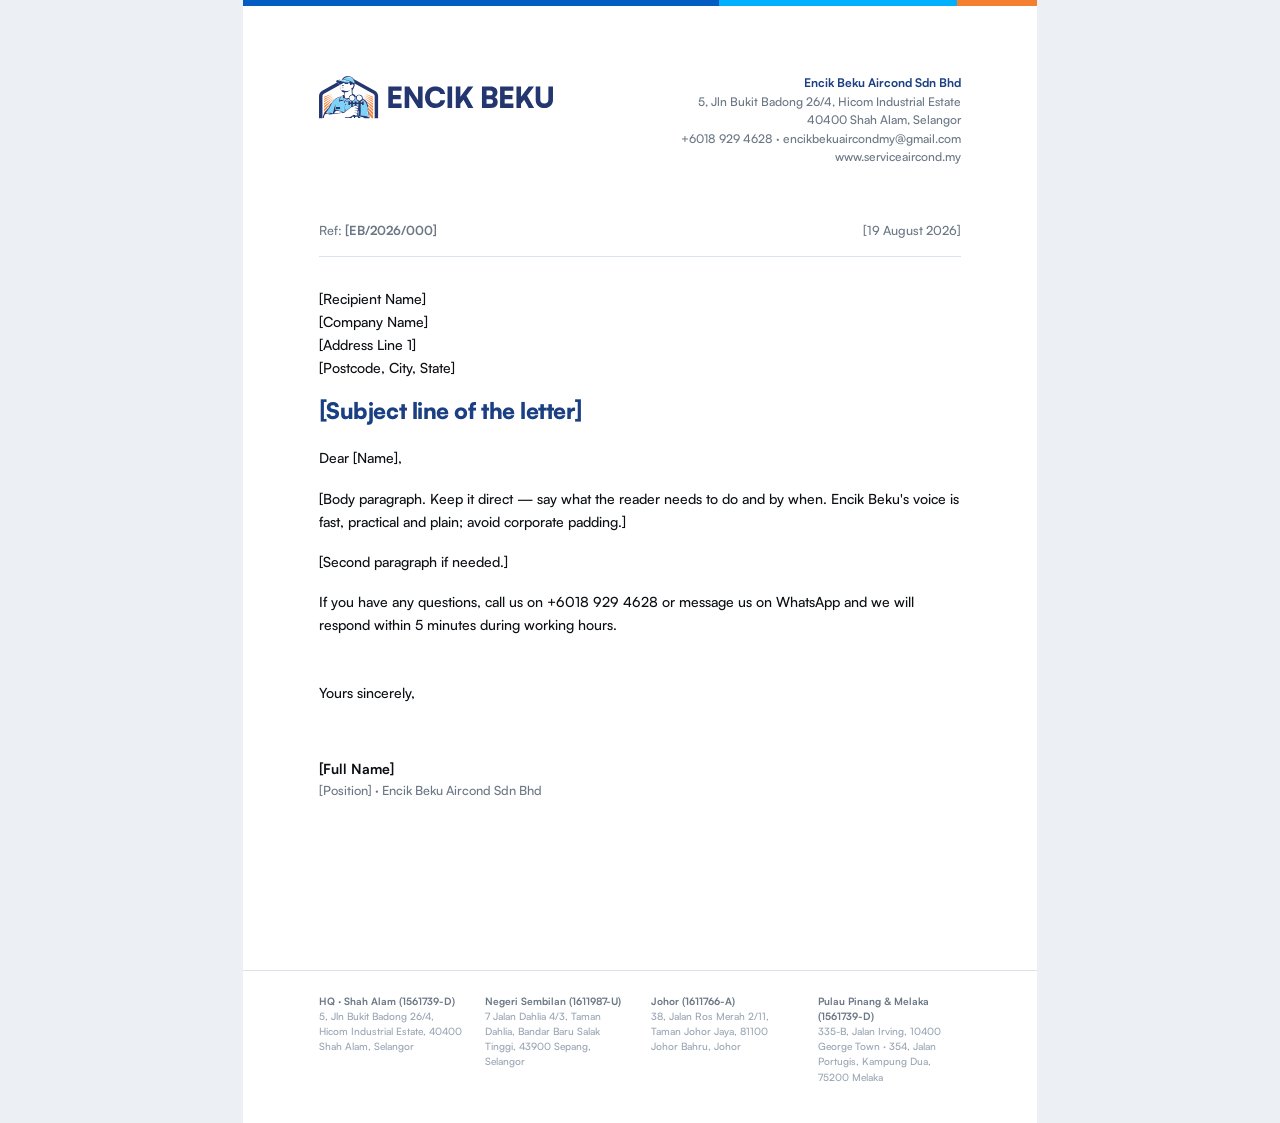
<file: code/templates/letterhead.html>
<!doctype html>
<html lang="en">
<head>
<meta charset="utf-8">
<title>Encik Beku — Letterhead</title>
<!--
  ENCIK BEKU · A4 letterhead template

  Print at A4, margins "None"/"Default" — the page paints its own margins.
  Replace the [BRACKETED] fields. The footer entity block is the registered
  company list from the Company Profile; delete the branches that do not
  apply to the sending office, but keep the sending entity's registration
  number — it is a statutory requirement on Malaysian company correspondence.
-->
<link rel="stylesheet" href="../../fonts/fonts.css">
<link rel="stylesheet" href="../tokens/tokens.css">
<style>
  @page { size: A4; margin: 0; }

  html, body { margin: 0; padding: 0; }
  body {
    font-family: var(--eb-font-sans);
    font-weight: var(--eb-fw-medium);
    color: var(--eb-fg-1);
    background: var(--eb-neutral-100);
    -webkit-print-color-adjust: exact;
    print-color-adjust: exact;
  }

  .sheet {
    width: 210mm;
    min-height: 297mm;
    margin: 0 auto;
    background: #fff;
    display: flex;
    flex-direction: column;
    position: relative;
  }

  /* Brand rule across the head of the page: 60% primary, 30% secondary, 10% accent */
  .rule { display: flex; height: 6px; flex-shrink: 0; }
  .rule i { display: block; height: 100%; }
  .rule .a { width: 60%; background: var(--eb-tech-blue); }
  .rule .b { width: 30%; background: var(--eb-fresh-sky); }
  .rule .c { width: 10%; background: var(--eb-pumpkin); }

  header {
    padding: 18mm 20mm 0;
    display: flex;
    justify-content: space-between;
    align-items: flex-start;
    gap: 12mm;
  }
  header img { width: 62mm; height: auto; display: block; }

  .contact {
    text-align: right;
    font-size: 9pt;
    line-height: 1.55;
    color: var(--eb-fg-2);
  }
  .contact strong { color: var(--eb-french-blue); font-weight: var(--eb-fw-bold); }
  .contact a { color: inherit; text-decoration: none; }

  main { padding: 14mm 20mm 0; flex: 1; font-size: 10.5pt; line-height: 1.65; }

  .meta {
    display: flex;
    justify-content: space-between;
    font-size: 9.5pt;
    color: var(--eb-fg-2);
    border-bottom: 1px solid var(--eb-border-1);
    padding-bottom: 4mm;
    margin-bottom: 8mm;
  }

  h1 {
    font-weight: var(--eb-fw-black);
    font-size: 17pt;
    line-height: 1.2;
    letter-spacing: var(--eb-tracking-tight);
    color: var(--eb-french-blue);
    margin: 0 0 6mm;
  }

  p { margin: 0 0 4.5mm; }

  .sign { margin-top: 12mm; }
  .sign .name { font-weight: var(--eb-fw-bold); margin-top: 14mm; }
  .sign .role { color: var(--eb-fg-2); font-size: 9.5pt; }

  footer {
    margin-top: auto;
    padding: 6mm 20mm 10mm;
    border-top: 1px solid var(--eb-border-1);
    font-size: 7.6pt;
    line-height: 1.5;
    color: var(--eb-fg-3);
  }
  .entities { display: flex; gap: 6mm; }
  .entities div { flex: 1; }
  .entities b { color: var(--eb-fg-2); font-weight: var(--eb-fw-bold); display: block; }

  @media print { body { background: #fff; } .sheet { margin: 0; } }
</style>
</head>
<body>
<div class="sheet">
  <div class="rule"><i class="a"></i><i class="b"></i><i class="c"></i></div>

  <header>
    <img src="../../svg/logo/encik-beku-secondary-light.svg" alt="Encik Beku">
    <div class="contact">
      <strong>Encik Beku Aircond Sdn Bhd</strong><br>
      5, Jln Bukit Badong 26/4, Hicom Industrial Estate<br>
      40400 Shah Alam, Selangor<br>
      +6018 929 4628 · <a href="mailto:encikbekuaircondmy@gmail.com">encikbekuaircondmy@gmail.com</a><br>
      <a href="https://www.serviceaircond.my">www.serviceaircond.my</a>
    </div>
  </header>

  <main>
    <div class="meta">
      <span>Ref: <b>[EB/2026/000]</b></span>
      <span>[19 August 2026]</span>
    </div>

    <p>
      [Recipient Name]<br>
      [Company Name]<br>
      [Address Line 1]<br>
      [Postcode, City, State]
    </p>

    <h1>[Subject line of the letter]</h1>

    <p>Dear [Name],</p>

    <p>[Body paragraph. Keep it direct — say what the reader needs to do and by
    when. Encik Beku's voice is fast, practical and plain; avoid corporate
    padding.]</p>

    <p>[Second paragraph if needed.]</p>

    <p>If you have any questions, call us on +6018 929 4628 or message us on
    WhatsApp and we will respond within 5 minutes during working hours.</p>

    <div class="sign">
      <p>Yours sincerely,</p>
      <div class="name">[Full Name]</div>
      <div class="role">[Position] · Encik Beku Aircond Sdn Bhd</div>
    </div>
  </main>

  <footer>
    <div class="entities">
      <div><b>HQ · Shah Alam (1561739-D)</b>5, Jln Bukit Badong 26/4, Hicom Industrial Estate, 40400 Shah Alam, Selangor</div>
      <div><b>Negeri Sembilan (1611987-U)</b>7 Jalan Dahlia 4/3, Taman Dahlia, Bandar Baru Salak Tinggi, 43900 Sepang, Selangor</div>
      <div><b>Johor (1611766-A)</b>38, Jalan Ros Merah 2/11, Taman Johor Jaya, 81100 Johor Bahru, Johor</div>
      <div><b>Pulau Pinang &amp; Melaka (1561739-D)</b>335-B, Jalan Irving, 10400 George Town · 354, Jalan Portugis, Kampung Dua, 75200 Melaka</div>
    </div>
  </footer>
</div>
</body>
</html>
</file>
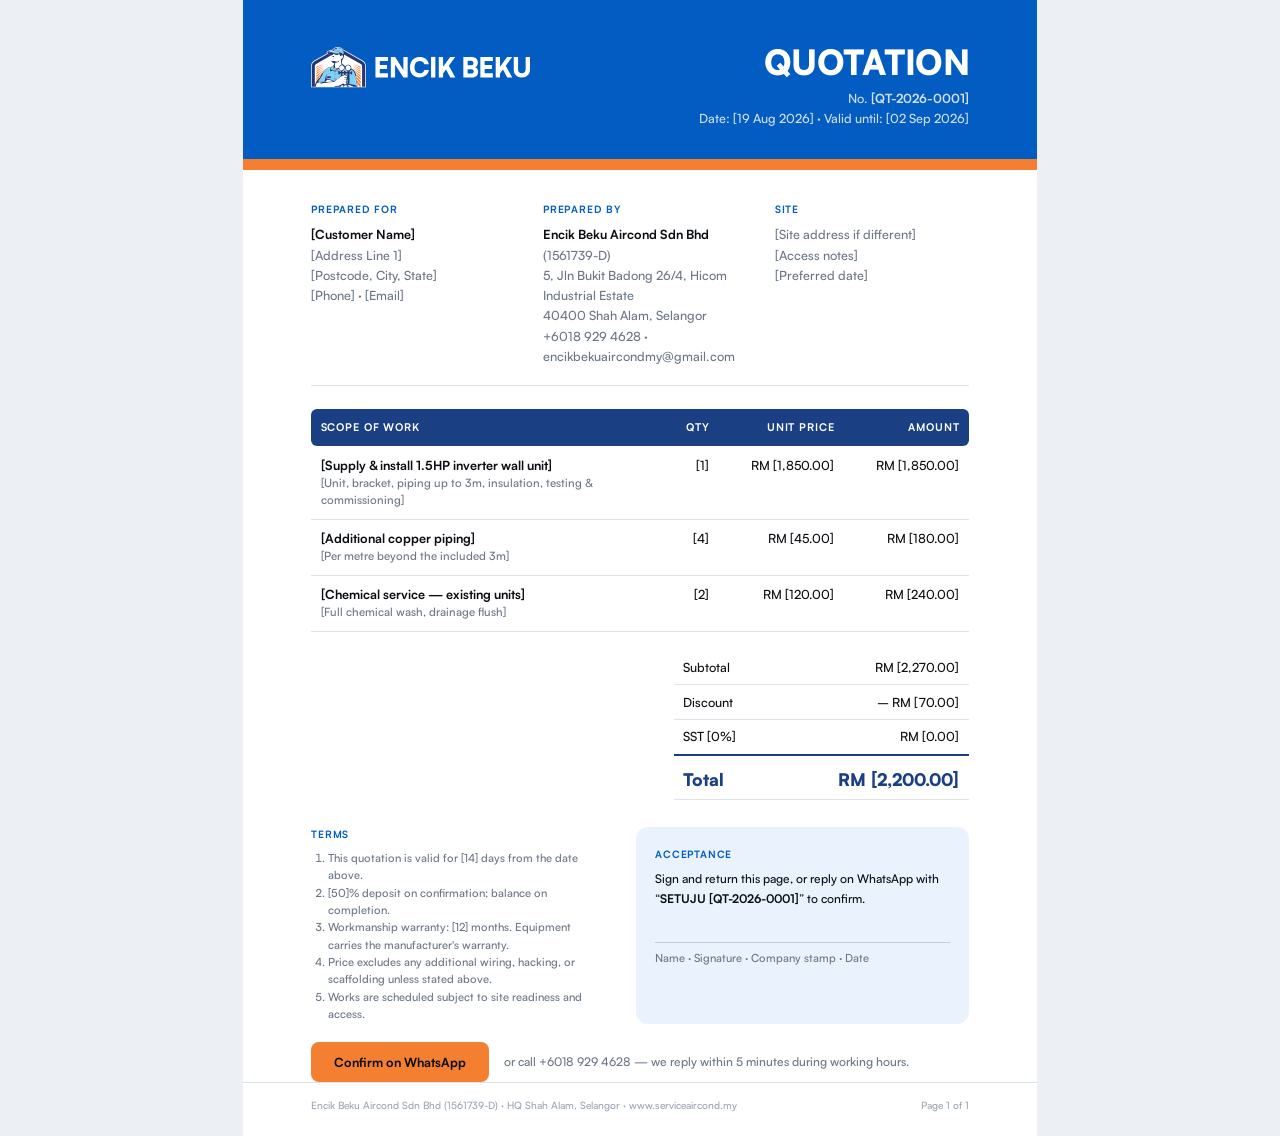
<file: code/templates/quotation.html>
<!doctype html>
<html lang="en">
<head>
<meta charset="utf-8">
<title>Encik Beku — Quotation</title>
<!--
  ENCIK BEKU · A4 quotation / sebut harga template

  The cover band is the one place the brand runs a full-bleed Tech Blue
  field. Everything below it returns to the 60/30/10 ratio.
  Replace the [BRACKETED] fields; duplicate <tr class="item"> per line.
-->
<link rel="stylesheet" href="../../fonts/fonts.css">
<link rel="stylesheet" href="../tokens/tokens.css">
<style>
  @page { size: A4; margin: 0; }
  html, body { margin: 0; padding: 0; }
  body {
    font-family: var(--eb-font-sans);
    font-weight: var(--eb-fw-medium);
    color: var(--eb-fg-1);
    background: var(--eb-neutral-100);
    -webkit-print-color-adjust: exact;
    print-color-adjust: exact;
  }
  .sheet {
    width: 210mm; min-height: 297mm; margin: 0 auto; background: #fff;
    display: flex; flex-direction: column;
  }

  /* ── Cover band ─────────────────────────────────────────── */
  .band {
    background: var(--eb-tech-blue);
    color: #fff;
    padding: 12mm 18mm 11mm;
    display: flex; justify-content: space-between; align-items: flex-start; gap: 10mm;
    position: relative; overflow: hidden;
  }
  .band img { width: 58mm; height: auto; display: block; position: relative; z-index: 1; }
  .band .right { text-align: right; position: relative; z-index: 1; }
  .band h1 {
    margin: 0; font-size: 26pt; line-height: 1;
    font-weight: var(--eb-fw-black); text-transform: uppercase;
    letter-spacing: var(--eb-tracking-tight);
  }
  .band .sub { font-size: 9.5pt; opacity: .82; margin-top: 2.5mm; line-height: 1.55; }
  /* A single Pumpkin Spice edge is the accent here. The shield's radiating
     lines were tried as a band motif and rejected: orange at low opacity over
     Tech Blue desaturates to grey and reads as a printing fault. */
  .band .edge {
    position: absolute; left: 0; right: 0; bottom: 0; height: 3mm;
    background: var(--eb-pumpkin); z-index: 0;
  }

  main { padding: 8mm 18mm 0; flex: 1; }

  .parties {
    display: flex; gap: 10mm; font-size: 9.5pt; line-height: 1.6;
    border-bottom: 1px solid var(--eb-border-1);
    padding-bottom: 5mm; margin-bottom: 6mm;
  }
  .parties > div { flex: 1; }
  .lbl {
    font-size: 7.6pt; font-weight: var(--eb-fw-bold);
    letter-spacing: var(--eb-tracking-wide); text-transform: uppercase;
    color: var(--eb-tech-blue); margin-bottom: 2mm;
  }
  .muted { color: var(--eb-fg-2); }
  b { font-weight: var(--eb-fw-bold); }

  table { width: 100%; border-collapse: collapse; font-size: 9.5pt; }
  thead th {
    text-align: left; padding: 3mm 2.5mm;
    background: var(--eb-french-blue); color: #fff;
    font-size: 8pt; font-weight: var(--eb-fw-bold);
    letter-spacing: var(--eb-tracking-wide); text-transform: uppercase;
  }
  thead th:first-child { border-radius: 6px 0 0 6px; }
  thead th:last-child  { border-radius: 0 6px 6px 0; }
  .num { text-align: right; white-space: nowrap; }
  tbody td { padding: 2.8mm 2.5mm; border-bottom: 1px solid var(--eb-border-1); vertical-align: top; }
  tbody .desc b { display: block; }
  tbody .desc span { color: var(--eb-fg-2); font-size: 8.6pt; }

  .totals { margin-top: 5mm; display: flex; justify-content: flex-end; }
  .totals table { width: 78mm; }
  .totals td { padding: 2.2mm 2.5mm; font-size: 9.5pt; }
  .totals tr.grand td {
    border-top: 2px solid var(--eb-french-blue);
    font-weight: var(--eb-fw-black); font-size: 13pt;
    color: var(--eb-french-blue); padding-top: 3mm;
  }

  .cols { display: flex; gap: 8mm; margin-top: 7mm; }
  .cols > div { flex: 1; }
  .terms { font-size: 8.4pt; line-height: 1.55; color: var(--eb-fg-2); }
  .terms ol { margin: 0; padding-left: 4.5mm; }

  .accept {
    background: var(--eb-bg-tint); border-radius: var(--eb-radius-md);
    padding: 5mm; font-size: 9pt; line-height: 1.6;
  }
  .sigline {
    margin-top: 9mm; border-top: 1px solid var(--eb-border-2);
    padding-top: 2mm; color: var(--eb-fg-2); font-size: 8.4pt;
  }

  .cta {
    margin-top: 5mm; display: flex; align-items: center; gap: 4mm;
    font-size: 9pt;
  }
  .btn {
    display: inline-flex; align-items: center; gap: 2mm;
    background: var(--eb-pumpkin); color: var(--eb-on-accent);
    font-weight: var(--eb-fw-bold); font-size: 9.5pt;
    padding: 3mm 6mm; border-radius: var(--eb-radius-sm);
    text-decoration: none; white-space: nowrap;
  }

  footer {
    margin-top: auto; padding: 4mm 18mm 6mm;
    border-top: 1px solid var(--eb-border-1);
    font-size: 7.6pt; line-height: 1.5; color: var(--eb-fg-3);
    display: flex; justify-content: space-between; gap: 8mm;
  }
  @media print { body { background: #fff; } }
</style>
</head>
<body>
<div class="sheet">
  <div class="band">
    <div class="edge" aria-hidden="true"></div>
    <img src="../../svg/logo/encik-beku-secondary-dark.svg" alt="Encik Beku">
    <div class="right">
      <h1>Quotation</h1>
      <div class="sub">
        No. <b>[QT-2026-0001]</b><br>
        Date: [19 Aug 2026] · Valid until: [02 Sep 2026]
      </div>
    </div>
  </div>

  <main>
    <div class="parties">
      <div>
        <div class="lbl">Prepared for</div>
        <b>[Customer Name]</b><br>
        <span class="muted">[Address Line 1]<br>[Postcode, City, State]<br>[Phone] · [Email]</span>
      </div>
      <div>
        <div class="lbl">Prepared by</div>
        <b>Encik Beku Aircond Sdn Bhd</b> <span class="muted">(1561739-D)</span><br>
        <span class="muted">5, Jln Bukit Badong 26/4, Hicom Industrial Estate<br>
        40400 Shah Alam, Selangor<br>
        +6018 929 4628 · encikbekuaircondmy@gmail.com</span>
      </div>
      <div>
        <div class="lbl">Site</div>
        <span class="muted">[Site address if different]<br>[Access notes]<br>[Preferred date]</span>
      </div>
    </div>

    <table>
      <thead>
        <tr>
          <th style="width:52%">Scope of work</th>
          <th class="num" style="width:10%">Qty</th>
          <th class="num" style="width:19%">Unit price</th>
          <th class="num" style="width:19%">Amount</th>
        </tr>
      </thead>
      <tbody>
        <tr class="item">
          <td class="desc"><b>[Supply &amp; install 1.5HP inverter wall unit]</b><span>[Unit, bracket, piping up to 3m, insulation, testing &amp; commissioning]</span></td>
          <td class="num">[1]</td>
          <td class="num">RM [1,850.00]</td>
          <td class="num">RM [1,850.00]</td>
        </tr>
        <tr class="item">
          <td class="desc"><b>[Additional copper piping]</b><span>[Per metre beyond the included 3m]</span></td>
          <td class="num">[4]</td>
          <td class="num">RM [45.00]</td>
          <td class="num">RM [180.00]</td>
        </tr>
        <tr class="item">
          <td class="desc"><b>[Chemical service — existing units]</b><span>[Full chemical wash, drainage flush]</span></td>
          <td class="num">[2]</td>
          <td class="num">RM [120.00]</td>
          <td class="num">RM [240.00]</td>
        </tr>
      </tbody>
    </table>

    <div class="totals">
      <table>
        <tr><td>Subtotal</td><td class="num">RM [2,270.00]</td></tr>
        <tr><td>Discount</td><td class="num">– RM [70.00]</td></tr>
        <tr><td>SST [0%]</td><td class="num">RM [0.00]</td></tr>
        <tr class="grand"><td>Total</td><td class="num">RM [2,200.00]</td></tr>
      </table>
    </div>

    <div class="cols">
      <div class="terms">
        <div class="lbl">Terms</div>
        <ol>
          <li>This quotation is valid for [14] days from the date above.</li>
          <li>[50]% deposit on confirmation; balance on completion.</li>
          <li>Workmanship warranty: [12] months. Equipment carries the manufacturer's warranty.</li>
          <li>Price excludes any additional wiring, hacking, or scaffolding unless stated above.</li>
          <li>Works are scheduled subject to site readiness and access.</li>
        </ol>
      </div>
      <div class="accept">
        <div class="lbl">Acceptance</div>
        Sign and return this page, or reply on WhatsApp with “<b>SETUJU [QT-2026-0001]</b>” to confirm.
        <div class="sigline">Name · Signature · Company stamp · Date</div>
      </div>
    </div>

    <div class="cta">
      <a class="btn" href="https://wa.me/60189294628">Confirm on WhatsApp</a>
      <span class="muted">or call +6018 929 4628 — we reply within 5 minutes during working hours.</span>
    </div>
  </main>

  <footer>
    <div>Encik Beku Aircond Sdn Bhd (1561739-D) · HQ Shah Alam, Selangor · www.serviceaircond.my</div>
    <div>Page 1 of 1</div>
  </footer>
</div>
</body>
</html>
</file>
<file: fonts/fonts.css>
/* ─────────────────────────────────────────────────────────────
 * ENCIK BEKU — Satoshi @font-face declarations
 *
 * Import once, before tokens.css. From your app's stylesheet, using paths
 * relative to that stylesheet — for example:
 *   @import url('../fonts/fonts.css');
 *   @import url('../tokens/tokens.css');
 *
 * The src paths BELOW are relative to this file, so keep fonts.css sitting
 * next to the .otf files when you move the folder.
 * Licence: see LICENSE-SATOSHI.md — read it before redistributing.
 * ─────────────────────────────────────────────────────────────
 */

@font-face {
  font-family: 'Satoshi';
  src: url('./Satoshi-Light.otf') format('opentype');
  font-weight: 300;
  font-style: normal;
  font-display: swap;
}
@font-face {
  font-family: 'Satoshi';
  src: url('./Satoshi-LightItalic.otf') format('opentype');
  font-weight: 300;
  font-style: italic;
  font-display: swap;
}
@font-face {
  font-family: 'Satoshi';
  src: url('./Satoshi-Regular.otf') format('opentype');
  font-weight: 400;
  font-style: normal;
  font-display: swap;
}
@font-face {
  font-family: 'Satoshi';
  src: url('./Satoshi-Italic.otf') format('opentype');
  font-weight: 400;
  font-style: italic;
  font-display: swap;
}

/* Medium 500 — body copy (Guidelines p.22) */
@font-face {
  font-family: 'Satoshi';
  src: url('./Satoshi-Medium.otf') format('opentype');
  font-weight: 500;
  font-style: normal;
  font-display: swap;
}
@font-face {
  font-family: 'Satoshi';
  src: url('./Satoshi-MediumItalic.otf') format('opentype');
  font-weight: 500;
  font-style: italic;
  font-display: swap;
}

/* Bold 700 — subheadlines */
@font-face {
  font-family: 'Satoshi';
  src: url('./Satoshi-Bold.otf') format('opentype');
  font-weight: 700;
  font-style: normal;
  font-display: swap;
}
@font-face {
  font-family: 'Satoshi';
  src: url('./Satoshi-BoldItalic.otf') format('opentype');
  font-weight: 700;
  font-style: italic;
  font-display: swap;
}

/* Black 900 — headlines */
@font-face {
  font-family: 'Satoshi';
  src: url('./Satoshi-Black.otf') format('opentype');
  font-weight: 900;
  font-style: normal;
  font-display: swap;
}
@font-face {
  font-family: 'Satoshi';
  src: url('./Satoshi-BlackItalic.otf') format('opentype');
  font-weight: 900;
  font-style: italic;
  font-display: swap;
}
</file>
<file: tokens/tokens.css>
/* ─────────────────────────────────────────────────────────────
 * ENCIK BEKU — design tokens (CSS custom properties)
 * v1.0.0 · locked 2026-08-19 · Encik Beku Aircond Sdn Bhd
 *
 * GENERATED FILE — do not edit by hand.
 * Source: tokens/tokens.source.mjs · rebuild: node tools/build-tokens.mjs
 * ─────────────────────────────────────────────────────────────
 */


:root {

  /* ── Brand palette · 60/30/10 (Guidelines p.19) ───────── */
  --eb-tech-blue: #035CC2;   /* Primary · 60% · dominant brand colour */
  --eb-french-blue: #1B3F83; /* Secondary · 30% · deep headlines, dark surfaces */
  --eb-fresh-sky: #00B0FC;   /* Secondary · 30% · bright highlight, fills only */
  --eb-frozen-lake: #7BD2F6; /* Accent · 10% · soft tint, callout fills */
  --eb-pumpkin: #F47F30;     /* Accent · 10% · the only warm accent, CTAs */

  /* ── Logo inks · reproduction ONLY, never for layout ──── */
  --eb-ink-navy: #24366F;
  --eb-ink-orange: #F67F31;
  --eb-ink-sky: #7BD3F7;
  --eb-ink-white: #FFFFFF;

  /* ── Blue scale ──────────────────────────────────────── */
  --eb-blue-50: #EAF3FD;
  --eb-blue-100: #D2E6FB;
  --eb-blue-200: #A9CFF6;
  --eb-blue-300: #7BD2F6;
  --eb-blue-400: #2D86E0;
  --eb-blue-500: #035CC2;
  --eb-blue-600: #024A9E;
  --eb-blue-700: #1B3F83;
  --eb-blue-800: #142F62;
  --eb-blue-900: #0D1F42;

  /* ── Neutral scale ───────────────────────────────────── */
  --eb-neutral-0: #FFFFFF;
  --eb-neutral-50: #F5F7FA;
  --eb-neutral-100: #ECEFF3;
  --eb-neutral-200: #DDE3EA;
  --eb-neutral-300: #C3CCD7;
  --eb-neutral-400: #9AA6B4;
  --eb-neutral-500: #6B7785;
  --eb-neutral-600: #4B5563;
  --eb-neutral-700: #333B45;
  --eb-neutral-800: #1C222A;
  --eb-neutral-900: #0B0E12;

  /* ── Accessibility-derived (CI.md §9) ─────────────────── */
  --eb-pumpkin-ink: #B84E06;
  --eb-on-accent: #0B0E12;

  /* ── Status · outside the brand palette by design ─────── */
  --eb-success: #0D8149;
  --eb-warning: #B54708;
  --eb-danger: #B42318;
  --eb-info: #1B3F83;
  --eb-whatsapp: #25D366;

  /* ── Typography (Guidelines p.21–22) ──────────────────── */
  --eb-font-sans: 'Satoshi', system-ui, -apple-system, 'Segoe UI', Roboto, sans-serif;
  --eb-font-display: 'Satoshi', system-ui, sans-serif;
  --eb-fw-light: 300;
  --eb-fw-regular: 400;
  --eb-fw-medium: 500;
  --eb-fw-bold: 700;
  --eb-fw-black: 900;
  --eb-text-xs: 0.75rem;
  --eb-text-sm: 0.875rem;
  --eb-text-base: 1rem;
  --eb-text-md: 1.125rem;
  --eb-text-lg: 1.375rem;
  --eb-text-xl: 1.75rem;
  --eb-text-2xl: 2.25rem;
  --eb-text-3xl: 3rem;
  --eb-text-4xl: 4rem;
  --eb-text-5xl: 5.25rem;
  --eb-leading-tight: 1.02;
  --eb-leading-snug: 1.18;
  --eb-leading-normal: 1.5;
  --eb-leading-relaxed: 1.65;
  --eb-tracking-tight: -0.02em;
  --eb-tracking-snug: -0.01em;
  --eb-tracking-normal: 0;
  --eb-tracking-wide: 0.08em;

  /* ── Space · radius · shadow · motion ─────────────────── */
  --eb-space-1: 4px;
  --eb-space-2: 8px;
  --eb-space-3: 12px;
  --eb-space-4: 16px;
  --eb-space-5: 24px;
  --eb-space-6: 32px;
  --eb-space-7: 48px;
  --eb-space-8: 64px;
  --eb-space-9: 96px;
  --eb-space-10: 128px;
  --eb-radius-xs: 4px;
  --eb-radius-sm: 8px;
  --eb-radius-md: 12px;
  --eb-radius-lg: 18px;
  --eb-radius-xl: 26px;
  --eb-radius-pill: 999px;
  --eb-shadow-xs: 0 1px 2px rgba(13, 31, 66, 0.06);
  --eb-shadow-sm: 0 2px 6px rgba(13, 31, 66, 0.08);
  --eb-shadow-md: 0 8px 20px rgba(13, 31, 66, 0.10);
  --eb-shadow-lg: 0 18px 40px rgba(13, 31, 66, 0.14);
  --eb-shadow-brand: 0 10px 28px rgba(3, 92, 194, 0.30);
  --eb-shadow-accent: 0 8px 20px rgba(244, 127, 48, 0.32);
  --eb-dur-fast: 140ms;
  --eb-dur: 220ms;
  --eb-dur-slow: 420ms;
  --eb-ease: cubic-bezier(0.22, 1, 0.36, 1);
  --eb-ease-in-out: cubic-bezier(0.4, 0, 0.2, 1);

  /* ── Semantic · light theme (consume these) ───────────── */
  --eb-fg-1: #0B0E12;
  --eb-fg-2: #6B7785;
  --eb-fg-3: #9AA6B4;
  --eb-fg-brand: #035CC2;
  --eb-fg-on-brand: #FFFFFF;
  --eb-fg-on-brand-muted: rgba(255, 255, 255, 0.86);
  --eb-fg-on-brand-subtle: rgba(255, 255, 255, 0.72);
  --eb-border-on-brand: rgba(255, 255, 255, 0.22);
  --eb-border-on-brand-strong: rgba(255, 255, 255, 0.45);
  --eb-bg-on-brand-hover: rgba(255, 255, 255, 0.12);
  --eb-fg-on-accent: #0B0E12;
  --eb-fg-accent: #B84E06;
  --eb-bg-1: #FFFFFF;
  --eb-bg-2: #F5F7FA;
  --eb-bg-3: #ECEFF3;
  --eb-bg-brand: #035CC2;
  --eb-bg-brand-deep: #1B3F83;
  --eb-bg-accent: #F47F30;
  --eb-bg-tint: #EAF3FD;
  --eb-border-1: #DDE3EA;
  --eb-border-2: #C3CCD7;
  --eb-border-brand: #035CC2;
  --eb-brand-hover: #024FA8;
  --eb-brand-press: #024089;
  --eb-accent-hover: #E06F1C;
  --eb-accent-press: #D2600F;
  --eb-focus-ring: rgba(3, 92, 194, 0.35);
}

/* ── Dark theme ───────────────────────────────────────────── */
:root[data-theme="dark"] {
  --eb-fg-1: #F5F7FA;
  --eb-fg-2: #C3CCD7;
  --eb-fg-3: #9AA6B4;
  --eb-fg-brand: #7BD2F6;
  --eb-fg-on-brand: #FFFFFF;
  --eb-fg-on-brand-muted: rgba(255, 255, 255, 0.86);
  --eb-fg-on-brand-subtle: rgba(255, 255, 255, 0.72);
  --eb-border-on-brand: rgba(255, 255, 255, 0.22);
  --eb-border-on-brand-strong: rgba(255, 255, 255, 0.45);
  --eb-bg-on-brand-hover: rgba(255, 255, 255, 0.12);
  --eb-fg-on-accent: #0B0E12;
  --eb-fg-accent: #F47F30;
  --eb-bg-1: #0D1F42;
  --eb-bg-2: #0A1730;
  --eb-bg-3: #142F62;
  --eb-bg-brand: #035CC2;
  --eb-bg-brand-deep: #1B3F83;
  --eb-bg-accent: #F47F30;
  --eb-bg-tint: rgba(123, 210, 246, 0.12);
  --eb-border-1: rgba(255, 255, 255, 0.14);
  --eb-border-2: rgba(255, 255, 255, 0.24);
  --eb-border-brand: #7BD2F6;
  --eb-brand-hover: #2D86E0;
  --eb-brand-press: #035CC2;
  --eb-accent-hover: #F79A5C;
  --eb-accent-press: #F47F30;
  --eb-focus-ring: rgba(123, 210, 246, 0.45);
}

@media (prefers-color-scheme: dark) {
  :root:not([data-theme="light"]) {
    --eb-fg-1: #F5F7FA;
    --eb-fg-2: #C3CCD7;
    --eb-fg-3: #9AA6B4;
    --eb-fg-brand: #7BD2F6;
    --eb-fg-on-brand: #FFFFFF;
    --eb-fg-on-brand-muted: rgba(255, 255, 255, 0.86);
    --eb-fg-on-brand-subtle: rgba(255, 255, 255, 0.72);
    --eb-border-on-brand: rgba(255, 255, 255, 0.22);
    --eb-border-on-brand-strong: rgba(255, 255, 255, 0.45);
    --eb-bg-on-brand-hover: rgba(255, 255, 255, 0.12);
    --eb-fg-on-accent: #0B0E12;
    --eb-fg-accent: #F47F30;
    --eb-bg-1: #0D1F42;
    --eb-bg-2: #0A1730;
    --eb-bg-3: #142F62;
    --eb-bg-brand: #035CC2;
    --eb-bg-brand-deep: #1B3F83;
    --eb-bg-accent: #F47F30;
    --eb-bg-tint: rgba(123, 210, 246, 0.12);
    --eb-border-1: rgba(255, 255, 255, 0.14);
    --eb-border-2: rgba(255, 255, 255, 0.24);
    --eb-border-brand: #7BD2F6;
    --eb-brand-hover: #2D86E0;
    --eb-brand-press: #035CC2;
    --eb-accent-hover: #F79A5C;
    --eb-accent-press: #F47F30;
    --eb-focus-ring: rgba(123, 210, 246, 0.45);
  }
}

/* ── Reduced motion ───────────────────────────────────────── */
@media (prefers-reduced-motion: reduce) {
  :root {
    --eb-dur-fast: 0ms;
    --eb-dur: 0ms;
    --eb-dur-slow: 0ms;
  }
}

/* ── Semantic type classes ────────────────────────────────── */
.eb-display {
  font-family: var(--eb-font-display);
  font-weight: var(--eb-fw-black);
  font-size: var(--eb-text-5xl);
  line-height: var(--eb-leading-tight);
  letter-spacing: var(--eb-tracking-tight);
  color: var(--eb-fg-1);
  text-transform: uppercase;
}
.eb-h1 {
  font-family: var(--eb-font-display);
  font-weight: var(--eb-fw-black);
  font-size: var(--eb-text-3xl);
  line-height: var(--eb-leading-tight);
  letter-spacing: var(--eb-tracking-tight);
  color: var(--eb-fg-1);
}
.eb-h2 {
  font-family: var(--eb-font-sans);
  font-weight: var(--eb-fw-black);
  font-size: var(--eb-text-2xl);
  line-height: var(--eb-leading-snug);
  letter-spacing: var(--eb-tracking-snug);
  color: var(--eb-fg-1);
}
.eb-h3 {
  font-family: var(--eb-font-sans);
  font-weight: var(--eb-fw-bold);
  font-size: var(--eb-text-xl);
  line-height: var(--eb-leading-snug);
  letter-spacing: var(--eb-tracking-snug);
  color: var(--eb-fg-1);
}
.eb-h4 {
  font-family: var(--eb-font-sans);
  font-weight: var(--eb-fw-bold);
  font-size: var(--eb-text-lg);
  line-height: var(--eb-leading-snug);
  letter-spacing: var(--eb-tracking-normal);
  color: var(--eb-fg-1);
}
.eb-body {
  font-family: var(--eb-font-sans);
  font-weight: var(--eb-fw-medium);
  font-size: var(--eb-text-base);
  line-height: var(--eb-leading-relaxed);
  letter-spacing: var(--eb-tracking-normal);
  color: var(--eb-fg-1);
}
.eb-body-sm {
  font-family: var(--eb-font-sans);
  font-weight: var(--eb-fw-medium);
  font-size: var(--eb-text-sm);
  line-height: var(--eb-leading-normal);
  letter-spacing: var(--eb-tracking-normal);
  color: var(--eb-fg-2);
}
.eb-caption {
  font-family: var(--eb-font-sans);
  font-weight: var(--eb-fw-medium);
  font-size: var(--eb-text-xs);
  line-height: var(--eb-leading-normal);
  letter-spacing: var(--eb-tracking-normal);
  color: var(--eb-fg-3);
}
.eb-eyebrow {
  font-family: var(--eb-font-sans);
  font-weight: var(--eb-fw-bold);
  font-size: var(--eb-text-sm);
  line-height: var(--eb-leading-normal);
  letter-spacing: var(--eb-tracking-wide);
  color: var(--eb-fg-brand);
  text-transform: uppercase;
}
.eb-price {
  font-family: var(--eb-font-sans);
  font-weight: var(--eb-fw-black);
  font-size: var(--eb-text-2xl);
  line-height: var(--eb-leading-tight);
  letter-spacing: var(--eb-tracking-tight);
  color: var(--eb-fg-brand);
}
</file>
<file: website/site.css>
/* ─────────────────────────────────────────────────────────────
 * ENCIK BEKU — website styles
 *
 * Shared by index / about / brand / catalog. Every colour, size,
 * radius, shadow and duration resolves to an --eb-* token from the
 * brand kit. A raw hex in this file is a gap in the kit, and belongs
 * in tokens/tokens.source.mjs — not here.
 * ───────────────────────────────────────────────────────────── */

/* ═══════════════════════════════════════════════════════════
 * Type scale
 *
 * Modelled on hatamex.agency, read from their stylesheet rather than
 * guessed: they do NOT scale the root font size at all
 * (`html{scroll-behavior:smooth;overflow-x:hidden}` — no font-size).
 * Type is fixed, steps at breakpoints, and simply stops growing; the
 * container caps at 1312px and centres.
 *
 * This replaces the earlier `font-size: clamp(16px, 1.25vw, 32px)`,
 * which scaled the root with the viewport. That made the layout
 * proportional, but it also meant body copy hit 32px on a 2560 display —
 * which is why the site read as oversized in fullscreen.
 *
 * Headings still use clamp(), but every ceiling is a fixed rem value.
 * With the root pinned at 16px those ceilings are absolute, so type
 * grows with the window up to a point and then holds.
 * ═══════════════════════════════════════════════════════════ */
html {
  font-size: 100%;          /* 16px. Never scaled — see above. */
  color-scheme: light;      /* single-theme; ignore the browser's dark setting */
  overflow-x: hidden;       /* nothing may push the page sideways */
}

:root {
  --eb-space-1: 0.25rem;  --eb-space-2: 0.5rem;   --eb-space-3: 0.75rem;
  --eb-space-4: 1rem;     --eb-space-5: 1.5rem;   --eb-space-6: 2rem;
  --eb-space-7: 3rem;     --eb-space-8: 4rem;     --eb-space-9: 5.5rem;
  --eb-space-10: 8rem;
  --eb-radius-xs: 0.25rem; --eb-radius-sm: 0.5rem; --eb-radius-md: 0.75rem;
  --eb-radius-lg: 1.125rem; --eb-radius-xl: 1.625rem;

  --eb-ease-quart: cubic-bezier(0.165, 0.84, 0.44, 1);
  --eb-ease-smooth: cubic-bezier(0.77, 0, 0.175, 1);
}

*, *::before, *::after { box-sizing: border-box; }
html { scroll-behavior: smooth; }
body {
  margin: 0;
  font-family: var(--eb-font-sans);
  font-weight: var(--eb-fw-medium);
  font-size: var(--eb-text-base);
  line-height: var(--eb-leading-relaxed);
  color: var(--eb-fg-1);
  background: var(--eb-bg-1);
  -webkit-font-smoothing: antialiased;
}
img { max-width: 100%; display: block; }
a { color: inherit; }

.wrap { width: min(82rem, 100% - var(--eb-space-6)); margin-inline: auto; }
.section { padding: var(--eb-space-9) 0; }
.section.tint { background: var(--eb-neutral-50); }
.section.tight { padding: var(--eb-space-8) 0; }

/* ── Type ────────────────────────────────────────────────── */
h1, h2, h3, h4 { margin: 0; text-wrap: balance; }
.eyebrow {
  font-size: var(--eb-text-sm); font-weight: var(--eb-fw-bold);
  letter-spacing: var(--eb-tracking-wide); text-transform: uppercase;
  color: var(--eb-fg-brand);
}
h1 {
  font-size: clamp(2rem, 4.4vw, 3.25rem);
  font-weight: var(--eb-fw-black);
  line-height: var(--eb-leading-tight);
  letter-spacing: var(--eb-tracking-tight);
}
h2 {
  font-size: clamp(1.5rem, 2.9vw, 2.25rem);
  font-weight: var(--eb-fw-black);
  line-height: var(--eb-leading-snug);
  letter-spacing: var(--eb-tracking-tight);
}
h3 { font-size: var(--eb-text-lg); font-weight: var(--eb-fw-bold); line-height: var(--eb-leading-snug); }
h4 { font-size: var(--eb-text-md); font-weight: var(--eb-fw-bold); }
p  { margin: 0; }
.lede { font-size: var(--eb-text-md); color: var(--eb-fg-2); max-width: 62ch; }
.prose { display: grid; gap: var(--eb-space-4); max-width: 68ch; color: var(--eb-fg-2); }
.prose strong { color: var(--eb-fg-1); font-weight: var(--eb-fw-bold); }
.sec-head { max-width: 64ch; margin-bottom: var(--eb-space-7); display: grid; gap: var(--eb-space-3); }
.sec-head p { color: var(--eb-fg-2); }
.muted { color: var(--eb-fg-2); }
.small { font-size: var(--eb-text-sm); }
.tnum  { font-variant-numeric: tabular-nums; }

/* ── Buttons ─────────────────────────────────────────────── */
.btn {
  display: inline-flex; align-items: center; justify-content: center;
  gap: var(--eb-space-2);
  height: 2.75rem; padding: 0 1.375rem;
  border: 1px solid transparent;
  border-radius: var(--eb-radius-sm);
  font: inherit; font-size: 0.9375rem; font-weight: var(--eb-fw-bold);
  letter-spacing: var(--eb-tracking-snug);
  white-space: nowrap; flex-shrink: 0;
  text-decoration: none; cursor: pointer;
  transition: transform var(--eb-dur-fast) var(--eb-ease),
              box-shadow var(--eb-dur-fast) var(--eb-ease),
              background-color var(--eb-dur-fast) var(--eb-ease);
}
.btn:hover { transform: translateY(-2px); }
.btn svg { flex-shrink: 0; }
.btn-lg { height: 3.375rem; padding: 0 1.875rem; font-size: 1.0625rem; }
.btn-sm { height: 2.25rem; padding: 0 0.875rem; font-size: 0.8125rem; }

.btn-primary { background: var(--eb-bg-brand); color: var(--eb-fg-on-brand); box-shadow: var(--eb-shadow-brand); }
.btn-primary:hover { background: var(--eb-brand-hover); }
/* Near-black ink, never white — white on Pumpkin is 2.65:1. CI.md §6.3 */
.btn-accent { background: var(--eb-bg-accent); color: var(--eb-on-accent); box-shadow: var(--eb-shadow-accent); }
.btn-accent:hover { background: var(--eb-accent-hover); }
.btn-ghost { background: transparent; color: var(--eb-fg-brand); border-color: var(--eb-border-2); }
.btn-ghost:hover { background: var(--eb-bg-2); }
.btn-ghost.on-blue { color: var(--eb-fg-on-brand); border-color: var(--eb-border-on-brand-strong); }
.btn-ghost.on-blue:hover { background: var(--eb-bg-on-brand-hover); }

:where(a, button, input, select):focus-visible {
  outline: 2px solid var(--eb-border-brand);
  outline-offset: 2px;
  box-shadow: 0 0 0 4px var(--eb-focus-ring);
}

/* ── Header ──────────────────────────────────────────────── */
header.site {
  position: sticky; top: 0; z-index: 50;
  background: var(--eb-bg-1);
  border-bottom: 1px solid var(--eb-border-1);
}
.nav {
  display: grid;
  grid-template-columns: 1fr auto 1fr;   /* nav · logo · language */
  align-items: center;
  gap: var(--eb-space-5);
  height: 4.5rem;
}
.nav .logo { width: 11.25rem; flex-shrink: 0; }   /* ≥120px secondary min, CI.md §2.8 */
.nav .brand { justify-self: center; display: block; }
.nav nav { display: flex; gap: var(--eb-space-6); align-items: center; }
.nav nav a {
  text-decoration: none;
  font-size: var(--eb-text-sm); font-weight: var(--eb-fw-bold);
  letter-spacing: var(--eb-tracking-wide); text-transform: uppercase;
  color: var(--eb-fg-2);
  padding: 0.375rem 0; border-bottom: 2px solid transparent;
  transition: color var(--eb-dur-fast) var(--eb-ease);
}
.nav nav a:hover { color: var(--eb-fg-brand); }
.nav nav a[aria-current="page"] { color: var(--eb-fg-brand); border-bottom-color: var(--eb-fg-brand); }

/* ── Language switcher ──────────────────────────────────────
 * One language per page is the rule (CI.md §8.3), so this swaps the whole
 * page rather than mixing. Rendered as buttons, not links: it changes the
 * current page's language, it does not navigate.
 */
.langs {
  justify-self: end;
  display: flex; align-items: center; gap: 0;
  font-size: var(--eb-text-sm); font-weight: var(--eb-fw-bold);
  letter-spacing: var(--eb-tracking-wide);
}
.langs button {
  appearance: none; background: none; border: 0; cursor: pointer;
  font: inherit; letter-spacing: inherit; text-transform: uppercase;
  color: var(--eb-fg-3); padding: 0.375rem 0.55rem;
  transition: color var(--eb-dur-fast) var(--eb-ease);
}
.langs button:hover { color: var(--eb-fg-brand); }
.langs button[aria-pressed="true"] { color: var(--eb-fg-1); }
.langs .sep { color: var(--eb-border-2); user-select: none; }

@media (max-width: 940px) {
  .nav {
    grid-template-columns: auto 1fr; gap: var(--eb-space-3);
    height: auto; padding: var(--eb-space-3) 0;
  }
  .nav .brand { justify-self: start; order: 1; }
  .nav .logo { width: 9.375rem; }
  .langs { order: 2; justify-self: end; }
  .nav nav { order: 3; grid-column: 1 / -1; overflow-x: auto; gap: var(--eb-space-4); }
}

/* Anchored sections must clear the sticky header */
:target, [id] { scroll-margin-top: 5.75rem; }

/* ── Page head ───────────────────────────────────────────── */
.pagehead {
  background: var(--eb-bg-1); color: var(--eb-fg-1);
  padding: var(--eb-space-9) 0 var(--eb-space-8);
  position: relative; overflow: hidden;
  border-bottom: 1px solid var(--eb-border-1);
}
.pagehead .wrap { position: relative; z-index: 1; }

/* Split hero — copy left, photograph right. The photo carries the right side,
   so the radiating-lines motif is suppressed here; running both makes the
   field busy and the stripes read as artefacts across the sky. */
.pagehead.split::after { display: none; }
.pagehead.split .wrap {
  display: grid; grid-template-columns: 1.02fr 0.98fr;
  gap: var(--eb-space-7); align-items: center;
}
.hero-photo {
  border-radius: var(--eb-radius-lg); overflow: hidden;
  box-shadow: 0 24px 60px rgba(13, 31, 66, .35);
  /* A hairline of Frozen Lake ties the photo to the palette without a border
     that would read as the keyline the logo rules forbid elsewhere. */
  outline: 1px solid var(--eb-border-on-brand); outline-offset: 0;
}
/* height:auto, not 100% — with `height:100%` the winner depends on whether the
   parent resolves a definite height, so the same markup rendered 370px tall on
   the multi-page site and 800px in the single-file build. Letting aspect-ratio
   govern alone makes the box deterministic in any container. */
.hero-photo img { display: block; width: 100%; height: auto; aspect-ratio: 3 / 2; object-fit: cover; }
@media (max-width: 900px) {
  .pagehead.split .wrap { grid-template-columns: 1fr; gap: var(--eb-space-6); }
  .hero-photo { order: -1; }
}
.pagehead .eyebrow { color: var(--eb-fg-brand); }
.pagehead h1 { margin: var(--eb-space-3) 0 var(--eb-space-4); }
.pagehead .lede { color: var(--eb-fg-2); }
.cta-row { display: flex; flex-wrap: wrap; gap: var(--eb-space-3); margin-top: var(--eb-space-5); }

/* ── Cards ───────────────────────────────────────────────── */
.card {
  background: var(--eb-bg-1); border: 1px solid var(--eb-border-1);
  border-radius: var(--eb-radius-md); padding: var(--eb-space-5);
  display: grid; gap: var(--eb-space-2); align-content: start;
}
.grid { display: grid; gap: var(--eb-space-4); }
.g2 { grid-template-columns: repeat(auto-fit, minmax(20rem, 1fr)); }
.g3 { grid-template-columns: repeat(auto-fit, minmax(17.5rem, 1fr)); }
.g4 { grid-template-columns: repeat(auto-fit, minmax(13.4375rem, 1fr)); }

/* Hub cards — the three doors */
.door {
  display: grid; gap: var(--eb-space-3); align-content: start;
  padding: var(--eb-space-6); border-radius: var(--eb-radius-lg);
  border: 1px solid var(--eb-border-1); background: var(--eb-bg-1);
  text-decoration: none; color: inherit;
  box-shadow: var(--eb-shadow-xs);
  transition: transform var(--eb-dur) var(--eb-ease), box-shadow var(--eb-dur) var(--eb-ease);
}
.door:hover { transform: translateY(-3px); box-shadow: var(--eb-shadow-lg); }
.door .ic {
  width: 3.25rem; height: 3.25rem; border-radius: var(--eb-radius-sm);
  display: grid; place-items: center;
  background: var(--eb-bg-tint); color: var(--eb-fg-brand);
}
.door .go {
  margin-top: var(--eb-space-2); font-weight: var(--eb-fw-bold);
  color: var(--eb-fg-brand); display: inline-flex; align-items: center; gap: 0.375rem;
  font-size: var(--eb-text-sm);
}

/* ── Stats ───────────────────────────────────────────────── */
.stat { border-top: 3px solid var(--eb-bg-brand); padding-top: var(--eb-space-4); }
.stat:nth-child(2) { border-color: var(--eb-fresh-sky); }
.stat:nth-child(3) { border-color: var(--eb-frozen-lake); }
.stat:nth-child(4) { border-color: var(--eb-bg-accent); }
.stat .big {
  font-size: var(--eb-text-3xl); font-weight: var(--eb-fw-black);
  line-height: 1; letter-spacing: var(--eb-tracking-tight); color: var(--eb-french-blue);
}
.stat .lbl { font-weight: var(--eb-fw-bold); margin: var(--eb-space-2) 0 var(--eb-space-1); }
.stat p { font-size: var(--eb-text-sm); color: var(--eb-fg-2); }

/* ── Download bar ────────────────────────────────────────── */
.dl {
  display: flex; flex-wrap: wrap; align-items: center; gap: var(--eb-space-4);
  padding: var(--eb-space-5); border-radius: var(--eb-radius-md);
  background: var(--eb-bg-1); border: 1px solid var(--eb-border-1);
}
.dl .txt { flex: 1 1 20rem; display: grid; gap: 0.25rem; }
.dl .txt b { font-weight: var(--eb-fw-bold); }
.dl .meta { font-size: var(--eb-text-sm); color: var(--eb-fg-2); }

/* ── Tables ──────────────────────────────────────────────── */
.tablewrap { overflow-x: auto; border-radius: var(--eb-radius-md); border: 1px solid var(--eb-border-1); }
table { width: 100%; border-collapse: collapse; font-size: var(--eb-text-sm); min-width: 32.5rem; }
thead th {
  text-align: left; padding: 0.75rem 0.875rem;
  background: var(--eb-bg-brand); color: var(--eb-fg-on-brand);
  font-size: var(--eb-text-xs); font-weight: var(--eb-fw-bold);
  letter-spacing: var(--eb-tracking-wide); text-transform: uppercase;
  white-space: nowrap;
}
thead th.num, td.num { text-align: right; font-variant-numeric: tabular-nums; white-space: nowrap; }
tbody td { padding: 0.6875rem 0.875rem; border-bottom: 1px solid var(--eb-border-1); vertical-align: top; }
tbody tr:last-child td, tbody tr:last-child th { border-bottom: 0; }
tbody tr:nth-child(even) { background: var(--eb-bg-2); }
tbody th {
  text-align: left; padding: 0.6875rem 0.875rem; font-weight: var(--eb-fw-bold);
  border-bottom: 1px solid var(--eb-border-1); white-space: nowrap;
}
caption {
  caption-side: top; text-align: left; padding: 0 0 var(--eb-space-3);
  font-weight: var(--eb-fw-bold); color: var(--eb-fg-1);
}
.hp {
  display: inline-block; min-width: 3.25rem; text-align: center;
  padding: 2px 8px; border-radius: var(--eb-radius-xs);
  background: var(--eb-bg-tint); color: var(--eb-french-blue);
  font-size: var(--eb-text-xs); font-weight: var(--eb-fw-bold);
}

/* ── Price / service blocks ──────────────────────────────── */
.svc-head {
  display: flex; flex-wrap: wrap; align-items: baseline; gap: var(--eb-space-3);
  margin-bottom: var(--eb-space-3);
}
.from-price {
  font-size: var(--eb-text-xl); font-weight: var(--eb-fw-black);
  color: var(--eb-fg-brand); letter-spacing: var(--eb-tracking-tight);
  font-variant-numeric: tabular-nums;
}
.from-label { font-size: var(--eb-text-sm); color: var(--eb-fg-2); }
.note {
  font-size: var(--eb-text-sm); color: var(--eb-fg-2);
  border-left: 3px solid var(--eb-frozen-lake);
  padding: 2px 0 2px var(--eb-space-3); margin-top: var(--eb-space-3);
}

/* ── Chips ───────────────────────────────────────────────── */
.chip {
  display: inline-flex; align-items: center; gap: 0.375rem;
  padding: 0.3125rem 0.75rem; border-radius: var(--eb-radius-pill);
  border: 1px solid; font-size: var(--eb-text-xs); font-weight: var(--eb-fw-bold);
  line-height: 1; white-space: nowrap;
}
.chip.brand   { background: var(--eb-bg-brand); color: var(--eb-fg-on-brand); border-color: transparent; }
.chip.accent  { background: var(--eb-bg-accent); color: var(--eb-on-accent); border-color: transparent; }
.chip.tint    { background: var(--eb-bg-tint); color: var(--eb-french-blue); border-color: transparent; }
.chip.ok      { background: rgba(13,129,73,.10); color: var(--eb-success); border-color: rgba(13,129,73,.24); }
.chip.no      { background: rgba(180,35,24,.10); color: var(--eb-danger);  border-color: rgba(180,35,24,.24); }

/* ── Brand page: swatches & assets ───────────────────────── */
.swatch { border-radius: var(--eb-radius-md); overflow: hidden; border: 1px solid var(--eb-border-1); }
.swatch .chip-fill { height: 6.75rem; display: grid; place-items: center; font-weight: var(--eb-fw-black); }
.swatch .meta { padding: var(--eb-space-4); display: grid; gap: 0.1875rem; font-size: var(--eb-text-sm); }
.swatch .meta b { font-size: var(--eb-text-base); font-weight: var(--eb-fw-bold); }
.swatch .meta code {
  font-family: ui-monospace, SFMono-Regular, Menlo, monospace;
  font-size: var(--eb-text-xs); color: var(--eb-fg-2);
}
.swatch .role { color: var(--eb-fg-2); }

.asset {
  border: 1px solid var(--eb-border-1); border-radius: var(--eb-radius-md);
  overflow: hidden; display: grid; grid-template-rows: 1fr auto;
}
.asset .prev { display: grid; place-items: center; padding: var(--eb-space-5); min-height: 9.375rem; }
.asset .prev.light { background: var(--eb-bg-2); }
.asset .prev.dark  { background: var(--eb-french-blue); }
.asset .prev img { width: 100%; max-width: 13.125rem; }
.asset .bar {
  display: flex; align-items: center; justify-content: space-between; gap: var(--eb-space-3);
  padding: var(--eb-space-3) var(--eb-space-4); border-top: 1px solid var(--eb-border-1);
  font-size: var(--eb-text-sm);
}
.asset .bar b { font-weight: var(--eb-fw-bold); }
.asset .bar .fmt { color: var(--eb-fg-2); font-size: var(--eb-text-xs); }
.dl-links { display: flex; gap: 0.625rem; }
.dl-links a {
  font-size: var(--eb-text-xs); font-weight: var(--eb-fw-bold);
  color: var(--eb-fg-brand); text-decoration: none;
  padding: 0.25rem 0.5625rem; border: 1px solid var(--eb-border-2); border-radius: var(--eb-radius-xs);
}
.dl-links a:hover { background: var(--eb-bg-tint); }

.rules { display: grid; gap: var(--eb-space-3); }
.rule {
  display: flex; gap: var(--eb-space-3); align-items: flex-start;
  padding: var(--eb-space-4); border-radius: var(--eb-radius-md);
  border: 1px solid var(--eb-border-1); background: var(--eb-bg-1);
}
.rule .n {
  width: 1.625rem; height: 1.625rem; flex-shrink: 0; border-radius: var(--eb-radius-pill);
  display: grid; place-items: center; font-size: var(--eb-text-xs);
  font-weight: var(--eb-fw-black); background: var(--eb-danger); color: var(--eb-fg-on-brand);
}

.typespec { display: grid; gap: var(--eb-space-4); }
.typerow {
  display: flex; flex-wrap: wrap; align-items: baseline; gap: var(--eb-space-4);
  padding-bottom: var(--eb-space-4); border-bottom: 1px solid var(--eb-border-1);
}
.typerow .demo { flex: 1 1 21.25rem; }
.typerow .spec { font-size: var(--eb-text-sm); color: var(--eb-fg-2); min-width: 11.875rem; }

/* ── Branches & contact ──────────────────────────────────── */
.branch { display: flex; gap: var(--eb-space-3); align-items: flex-start; }
.branch svg { color: var(--eb-fg-brand); flex-shrink: 0; margin-top: 0.1875rem; }
.branch b { display: block; }
.branch span { font-size: var(--eb-text-sm); color: var(--eb-fg-2); }

.band {
  background: var(--eb-bg-brand-deep); color: var(--eb-fg-on-brand);
  border-radius: var(--eb-radius-xl); padding: var(--eb-space-7);
  display: flex; flex-wrap: wrap; gap: var(--eb-space-5);
  align-items: center; justify-content: space-between;
}
.band p { margin-top: var(--eb-space-2); color: var(--eb-fg-on-brand-muted); max-width: 46ch; }

/* ── Footer ──────────────────────────────────────────────── */
footer.site {
  background: var(--eb-bg-brand); color: var(--eb-fg-on-brand-muted);
  padding: var(--eb-space-8) 0 var(--eb-space-6); font-size: var(--eb-text-sm);
  margin-top: var(--eb-space-8);
}
footer.site img { width: 11.25rem; margin-bottom: var(--eb-space-4); }
.foot-grid { display: grid; grid-template-columns: 1.6fr 1fr 1fr; gap: var(--eb-space-6); }
@media (max-width: 780px) { .foot-grid { grid-template-columns: 1fr; } }
footer.site h4 {
  font-size: var(--eb-text-xs); text-transform: uppercase;
  letter-spacing: var(--eb-tracking-wide); color: var(--eb-fg-on-brand-muted);
  margin-bottom: var(--eb-space-3);
}
footer.site ul { list-style: none; margin: 0; padding: 0; display: grid; gap: var(--eb-space-2); }
/* WCAG 2.2 SC 2.5.8 — a footer link is a standalone target, not inline
   prose, so it needs 24px at every width. Mobile widens it to 44px below. */
footer.site ul a { display: inline-flex; align-items: center; min-height: 1.5rem; }
footer.site a { text-decoration: none; }
footer.site a:hover { color: var(--eb-fg-on-brand); }
.legal {
  margin-top: var(--eb-space-7); padding-top: var(--eb-space-4);
  border-top: 1px solid var(--eb-border-on-brand);
  color: var(--eb-fg-on-brand-muted); font-size: var(--eb-text-xs); line-height: 1.6;
}


@media (prefers-reduced-motion: reduce) {
  html { scroll-behavior: auto; }
  .btn:hover, .door:hover { transform: none; }
}


/* ═══════════════════════════════════════════════════════════
 * Resource-site components
 * The site is a corporate profile + brand book + catalogue, not a
 * sales page: informational actions, no urgency devices, no floating
 * contact button. See Website Structure brief §1 and §24.
 * ═══════════════════════════════════════════════════════════ */

/* ── Pillar cards (homepage) ─────────────────────────────── */
.pillar {
  display: grid; gap: var(--eb-space-3); align-content: start;
  padding: var(--eb-space-6); border-radius: var(--eb-radius-lg);
  border: 1px solid var(--eb-border-1); background: var(--eb-bg-1);
  box-shadow: var(--eb-shadow-xs);
}
.pillar h3 { font-size: var(--eb-text-xl); font-weight: var(--eb-fw-black); }
.pillar .claim { font-weight: var(--eb-fw-bold); color: var(--eb-fg-1); }
.pillar p { color: var(--eb-fg-2); font-size: var(--eb-text-sm); }
.pillar .acts { display: flex; flex-wrap: wrap; gap: var(--eb-space-3); margin-top: var(--eb-space-3); }
.pillar .primary {
  font-weight: var(--eb-fw-bold); color: var(--eb-fg-brand);
  text-decoration: none; display: inline-flex; align-items: center; gap: 0.375rem;
}
.pillar .primary:hover { text-decoration: underline; }
.pillar .secondary {
  font-size: var(--eb-text-sm); font-weight: var(--eb-fw-bold);
  color: var(--eb-fg-2); text-decoration: none;
  display: inline-flex; align-items: center; gap: 0.375rem;
}
.pillar .secondary:hover { color: var(--eb-fg-brand); }

/* ── Service cards & category bands ──────────────────────────
   Encik Beku's own work photography, lifted out of the source PDFs by
   tools/build-service-photos.sh. Every frame is the same cast in the same
   uniform, so the set reads as one company rather than as stock.
   The originals are portrait; both crops sit high because the work — hands,
   tools, the unit being serviced — is in the upper half of every frame. */
.svccard {
  display: grid; grid-template-rows: auto 1fr; align-content: start;
  border: 1px solid var(--eb-border-1); border-radius: var(--eb-radius-md);
  background: var(--eb-bg-1); overflow: hidden;
}
.svccard img {
  display: block; width: 100%; height: auto; aspect-ratio: 4 / 5;
  object-fit: cover; object-position: 50% 30%;
  align-self: start;            /* a stretched grid item ignores aspect-ratio */
  background: var(--eb-bg-2);
}
.svccard .txt { padding: var(--eb-space-4) var(--eb-space-5) var(--eb-space-5); }
.svccard h4 { font-size: var(--eb-text-base); margin-bottom: 0.35rem; }
.svccard p { color: var(--eb-fg-2); font-size: var(--eb-text-sm); }

/* A category opens with a face, so a long price list gains a rhythm. */
.catband {
  display: grid; grid-template-columns: 13.5rem minmax(0, 1fr);
  gap: var(--eb-space-6); align-items: center;
  margin-bottom: var(--eb-space-7);
}
.catband img {
  display: block; width: 100%; height: auto; aspect-ratio: 4 / 5;
  align-self: start;
  object-fit: cover; object-position: 50% 30%;
  border-radius: var(--eb-radius-md); background: var(--eb-bg-2);
}
.catband .sec-head { margin-bottom: 0; }
@media (max-width: 700px) {
  .catband { grid-template-columns: 1fr; gap: var(--eb-space-4); }
  .catband img { aspect-ratio: 16 / 9; object-position: 50% 28%; }
}

/* ── Download card — brief §20 ───────────────────────────── */
.dlcard {
  display: grid; grid-template-columns: 8.25rem 1fr;
  gap: var(--eb-space-5); align-items: start;
  padding: var(--eb-space-5); border-radius: var(--eb-radius-md);
  border: 1px solid var(--eb-border-1); background: var(--eb-bg-1);
}
.dlcard .cover {
  border-radius: var(--eb-radius-sm); overflow: hidden;
  border: 1px solid var(--eb-border-1); background: var(--eb-bg-2);
  /* No fixed ratio: the Brand Guidelines is A4 landscape, the other two are
     A4 portrait. Each cover keeps its own shape rather than being cropped. */
}
.dlcard .cover img { width: 100%; height: auto; display: block; }
.dlcard .body { display: grid; gap: var(--eb-space-2); }
.dlcard h3 { font-size: var(--eb-text-lg); }
.dlcard p { color: var(--eb-fg-2); font-size: var(--eb-text-sm); }
.dlcard .specs {
  display: flex; flex-wrap: wrap; gap: 0.375rem 0.875rem;
  font-size: var(--eb-text-xs); color: var(--eb-fg-3);
  font-variant-numeric: tabular-nums;
}
.dlcard .specs b { color: var(--eb-fg-2); font-weight: var(--eb-fw-bold); }
.dlcard .acts { display: flex; flex-wrap: wrap; gap: var(--eb-space-3); margin-top: var(--eb-space-2); }
@media (max-width: 620px) {
  .dlcard { grid-template-columns: 1fr; }
  .dlcard .cover { max-width: 132px; }
}

/* ── Service ecosystem — brief §6.8 ──────────────────────── */
.eco { display: grid; gap: var(--eb-space-3); max-width: 680px; }
.eco .tier {
  display: flex; align-items: center; gap: var(--eb-space-4);
  padding: var(--eb-space-4) var(--eb-space-5);
  border-radius: var(--eb-radius-md); background: var(--eb-bg-2);
  border-left: 4px solid var(--eb-frozen-lake);
}
.eco .tier.root { background: var(--eb-bg-brand); color: var(--eb-fg-on-brand); border-left-color: var(--eb-bg-accent); }
.eco .tier.root .sub { color: var(--eb-fg-on-brand-muted); }
.eco .tier b { font-weight: var(--eb-fw-bold); white-space: nowrap; }
.eco .tier .sub { font-size: var(--eb-text-sm); color: var(--eb-fg-2); }
.eco .link { width: 2px; height: 0.875rem; background: var(--eb-border-2); margin-left: 1.75rem; }

/* ── Definition rows (Company at a glance, tone of voice) ── */
.deflist { display: grid; gap: 0; }
.defrow {
  display: grid; grid-template-columns: 13.75rem 1fr; gap: var(--eb-space-4);
  padding: var(--eb-space-3) 0; border-bottom: 1px solid var(--eb-border-1);
}
.defrow:last-child { border-bottom: 0; }
.defrow dt { font-weight: var(--eb-fw-bold); color: var(--eb-fg-1); }
.defrow dd { margin: 0; color: var(--eb-fg-2); }
@media (max-width: 620px) { .defrow { grid-template-columns: 1fr; gap: 2px; } }

/* ── Do / Don't lists — brief §11 ────────────────────────── */
.dodont { display: grid; gap: var(--eb-space-2); }
.dodont li { display: flex; gap: var(--eb-space-3); align-items: flex-start; font-size: var(--eb-text-sm); }
.dodont { list-style: none; margin: 0; padding: 0; }
.dodont .yes, .dodont .no {
  width: 1.25rem; height: 1.25rem; flex-shrink: 0; border-radius: var(--eb-radius-pill);
  display: grid; place-items: center; margin-top: 1px;
}
.dodont .yes { background: rgba(13,129,73,.12); color: var(--eb-success); }
.dodont .no  { background: rgba(180,35,24,.10); color: var(--eb-danger); }

/* ── Tagline ─────────────────────────────────────────────── */
.tagline {
  font-weight: var(--eb-fw-black);
  font-size: var(--eb-text-2xl);
  letter-spacing: var(--eb-tracking-tight);
  color: var(--eb-fg-brand);
}

/* ── Effective-date stamp — brief §17, §21 ───────────────── */
.stamp {
  display: inline-flex; align-items: center; gap: 0.5rem;
  padding: 0.375rem 0.875rem; border-radius: var(--eb-radius-pill);
  background: var(--eb-bg-tint); color: var(--eb-french-blue);
  font-size: var(--eb-text-xs); font-weight: var(--eb-fw-bold);
  font-variant-numeric: tabular-nums;
}

/* ═══════════════════════════════════════════════════════════
 * Home hero — one screen, two photographic layers
 *
 * The page is nothing but this: a sky plate and the five technicians cut
 * out on transparency, drifting against each other with the pointer.
 * Nothing scrolls, so there is no scroll parallax to hang the depth on.
 *
 * The lower third fades into brand blue. That began as the client's
 * mockup, but it also retires a debt: this hero previously ran white type
 * straight over the photograph at 1.5-2.0:1 against a 4.5:1 requirement,
 * recorded here as a signed-off trade.
 *
 * The bed is deliberately confined to the bottom third: ramping from 40%
 * swallowed half the frame and drained the colour out of the crew, and the
 * plate is the point. It starts late and climbs hard instead.
 *
 * That leaves the contrast floor tight, so it is measured off the composited
 * page rather than off the flat token, which would flatter it. Body copy and
 * the CTA run 4.68-5.67:1 across 390 to 2560 wide; the headline runs
 * 3.69-4.87:1 and is large text (64px/900), where the bar is 3.0:1. Weaken
 * the .40/.90 stops or raise .hero .copy off the bottom and the headline
 * goes under 3.0. Re-measure if you touch either.
 *
 * The sky is inset past the frame by a fixed 14px — more than the 9px it
 * can travel — so an edge is never exposed, at any window width. The
 * technicians are never cover-cropped: `cover` clipped the outer two men on
 * anything taller than 16:9, so that plate is sized by width at its natural
 * aspect and hung past the bottom, where the frame's shin crop stays under
 * the opaque part of the bed.
 * ═══════════════════════════════════════════════════════════ */

/* Header floats on the photograph. Absolute, not sticky: a white-on-photo
   header would vanish the moment it scrolled onto white content. */
header.site.overlay {
  position: absolute; inset: 0 0 auto; z-index: 30;
  background: transparent; border-bottom: 0;
}
header.site.overlay .nav nav a,
header.site.overlay .langs button { color: var(--eb-fg-on-brand-muted); }
header.site.overlay .langs button[aria-pressed="true"] { color: var(--eb-fg-on-brand); }
header.site.overlay .langs .sep { color: var(--eb-border-on-brand-strong); }
header.site.overlay .nav nav a:hover { border-bottom-color: var(--eb-fg-on-brand); }
header.site.overlay .nav nav a[aria-current="page"] {
  color: var(--eb-fg-on-brand); border-bottom-color: var(--eb-fg-on-brand);
}

/* The page itself is the grid, so header + hero come to exactly one screen.
   On desktop the header is absolute and contributes no row; below 700px it
   goes static and takes its own height out of the hero's share instead of
   adding to it. The loader is fixed and never a row either way. */
body.home { min-height: 100svh; display: flex; flex-direction: column; }
body.home main { flex: 1; min-height: 0; display: flex; flex-direction: column; }

.hero {
  position: relative;
  flex: 1; min-height: 0;
  display: grid; align-content: end;
  background: var(--eb-bg-brand);   /* any pixel the photo misses is on-brand */
  overflow: hidden;
}
.hero-stage {
  position: absolute; inset: 0; overflow: hidden;
  /* hero.js writes these, unitless, -1..1. Declared here so that if the
     script never runs the calc()s below resolve to 0 and the hero is
     simply still. The px multipliers are the travel budget, and they live
     in CSS because how far each plane moves is a design value. */
  --px: 0; --py: 0;
}
.layer picture { display: contents; }
.layer img { max-width: none; }     /* release the global img { max-width:100% } */

/* The sky is a full-bleed plate, so it is inset past the frame by more than
   it can ever travel. A fixed inset, not a percentage: 106% gave less slack
   than the travel budget in a narrow window and exposed an edge. */
.layer-sky { position: absolute; inset: -14px; }
.layer-sky img {
  display: block; width: 100%; height: 100%;
  object-fit: cover;
  object-position: 50% 0;           /* top-anchored: pushes the concrete down and out */
  transform: translate3d(calc(var(--px) * 9px), calc(var(--py) * 5px), 0);
}

/* The technicians are NEVER cover-cropped — the cut-out is the content, and
   `cover` clipped the outer two men at any viewport taller than 16:9. Sized
   by width at natural aspect and hung past the bottom edge instead, so the
   shins the supplied frame cuts off sit under the opaque part of the bed.
   The two plates no longer need to register: the fade hides the horizon. */
.hero { --crew-w: min(112vw, 110rem); --crew-drop: 6vh; }
/* Centred by arithmetic, not by `margin: auto` — auto margins resolve to 0
   the moment the plate is wider than the frame, which is exactly the case on
   a phone, and it sat hard against the left edge. Not by `transform` either:
   the entrance animation owns that on this element. */
.layer-crew {
  position: absolute;
  left: calc((100% - var(--crew-w)) / 2); width: var(--crew-w);
  bottom: calc(var(--crew-drop) * -1);
}
.layer-crew img {
  display: block; width: 100%; height: auto;
  transform: translate3d(calc(var(--px) * 22px), calc(var(--py) * 12px), 0);
}
/* Two full-screen composited planes are only worth GPU promotion while
   something is actually moving them. */
.hero-stage.is-live .layer img { will-change: transform; }

.hero-fade {
  position: absolute; inset: 0; pointer-events: none;
  /* Confined to the bottom quarter. Ramping from 40% swallowed half the
     frame and drained the crew; the plate is the point, so the bed starts
     late and climbs hard instead of leaning across the whole image. */
  background: linear-gradient(180deg,
    rgba(3, 92, 194, 0) 0%,    rgba(3, 92, 194, 0) 58%,
    rgba(3, 92, 194, .40) 66%, rgba(3, 92, 194, .90) 73%,
    rgba(3, 92, 194, .99) 81%, var(--eb-blue-600) 100%);
}

.hero .copy {
  position: relative; z-index: 1;
  padding-bottom: var(--eb-space-7);
  color: var(--eb-fg-on-brand);
  text-align: center;
}
.hero h1 {
  margin: 0 auto var(--eb-space-3);
  font-size: clamp(2.1rem, 5.6vw, 4rem);
  text-transform: uppercase;
  line-height: .95;
  letter-spacing: -0.02em;
  max-width: 18ch;
}
.hero .lede {
  color: var(--eb-fg-on-brand);
  max-width: 34ch; margin-inline: auto;
  font-size: var(--eb-text-md);
}
.hero .cta-row { margin-top: var(--eb-space-5); justify-content: center; }

/* Pill controls, per the approved design */
.btn.pill { border-radius: var(--eb-radius-pill); }
.btn.on-photo {
  background: var(--eb-neutral-0); color: var(--eb-fg-brand);
  border-color: transparent; box-shadow: var(--eb-shadow-md);
  gap: 0.5rem;
}
.btn.on-photo:hover { background: var(--eb-blue-50); }
.btn.on-photo svg { transition: transform var(--eb-dur) var(--eb-ease-quart); }
.btn.on-photo:hover svg { transform: translateX(3px); }

/* A phone is tall and narrow; covering it whole would scale the frame until
   the outer two technicians fell off the sides. The photo takes a band
   instead and the blue field carries the copy — the group stays intact and
   reads far larger than fitting the full frame to width would allow. */
@media (max-width: 700px) {
  /* The stage takes whatever the copy leaves, so the page is exactly one
     screen on any phone rather than a fixed band that overflows on short
     ones. minmax(0,1fr) lets it shrink below the image's intrinsic size. */
  .hero { grid-template-rows: minmax(0, 1fr) auto; align-content: stretch; }
  .hero-stage { position: relative; }
  .hero .copy { padding: var(--eb-space-6) 0 var(--eb-space-8); }
  header.site.overlay { position: static; background: var(--eb-bg-brand); }
  .hero h1 { max-width: none; }

  /* The five men occupy the middle 78.8% of the cut-out (opaque bbox x191-1600
     of 1788), so 125vw is the largest that still lands all of them inside a
     390px screen — 127vw starts eating the outer man. Only sky is lost. */
  .hero { --crew-w: 125vw; --crew-drop: 3vh; }

  /* The supplied cut-out ends mid-shin at the frame edge, and the plate's
     horizon lands inside a stage this short. Neither is hidden by the gentle
     mobile bed, so the crop is hung below the stage and the sky is scaled
     past its own horizon — leaving sky only. */
  .layer-sky img { height: 150%; }

  /* The copy sits on solid blue below the photo here, so the bed has no text
     to carry and only has to blend the plate into it. Ramping as hard as the
     desktop gradient does would drain the colour out of the crew. */
  .hero-fade {
    background: linear-gradient(180deg,
      rgba(3, 92, 194, 0) 0%,   rgba(3, 92, 194, 0) 64%,
      rgba(3, 92, 194, .45) 86%, var(--eb-bg-brand) 100%);
  }
}

/* ── Pillar cards (homepage) ─────────────────────────────── */
.pillar {
  display: grid; gap: var(--eb-space-3); align-content: start;
  padding: var(--eb-space-6); border-radius: var(--eb-radius-lg);
  border: 1px solid var(--eb-border-1); background: var(--eb-bg-1);
  box-shadow: var(--eb-shadow-xs);
}
.pillar h3 { font-size: var(--eb-text-xl); font-weight: var(--eb-fw-black); }
.pillar .claim { font-weight: var(--eb-fw-bold); color: var(--eb-fg-1); }
.pillar p { color: var(--eb-fg-2); font-size: var(--eb-text-sm); }
.pillar .acts { display: flex; flex-wrap: wrap; gap: var(--eb-space-3); margin-top: var(--eb-space-3); }
.pillar .primary {
  font-weight: var(--eb-fw-bold); color: var(--eb-fg-brand);
  text-decoration: none; display: inline-flex; align-items: center; gap: 0.375rem;
}
.pillar .primary:hover { text-decoration: underline; }
.pillar .secondary {
  font-size: var(--eb-text-sm); font-weight: var(--eb-fw-bold);
  color: var(--eb-fg-2); text-decoration: none;
  display: inline-flex; align-items: center; gap: 0.375rem;
}
.pillar .secondary:hover { color: var(--eb-fg-brand); }

/* ── Service cards & category bands ──────────────────────────
   Encik Beku's own work photography, lifted out of the source PDFs by
   tools/build-service-photos.sh. Every frame is the same cast in the same
   uniform, so the set reads as one company rather than as stock.
   The originals are portrait; both crops sit high because the work — hands,
   tools, the unit being serviced — is in the upper half of every frame. */
.svccard {
  display: grid; grid-template-rows: auto 1fr; align-content: start;
  border: 1px solid var(--eb-border-1); border-radius: var(--eb-radius-md);
  background: var(--eb-bg-1); overflow: hidden;
}
.svccard img {
  display: block; width: 100%; height: auto; aspect-ratio: 4 / 5;
  object-fit: cover; object-position: 50% 30%;
  align-self: start;            /* a stretched grid item ignores aspect-ratio */
  background: var(--eb-bg-2);
}
.svccard .txt { padding: var(--eb-space-4) var(--eb-space-5) var(--eb-space-5); }
.svccard h4 { font-size: var(--eb-text-base); margin-bottom: 0.35rem; }
.svccard p { color: var(--eb-fg-2); font-size: var(--eb-text-sm); }

/* A category opens with a face, so a long price list gains a rhythm. */
.catband {
  display: grid; grid-template-columns: 13.5rem minmax(0, 1fr);
  gap: var(--eb-space-6); align-items: center;
  margin-bottom: var(--eb-space-7);
}
.catband img {
  display: block; width: 100%; height: auto; aspect-ratio: 4 / 5;
  align-self: start;
  object-fit: cover; object-position: 50% 30%;
  border-radius: var(--eb-radius-md); background: var(--eb-bg-2);
}
.catband .sec-head { margin-bottom: 0; }
@media (max-width: 700px) {
  .catband { grid-template-columns: 1fr; gap: var(--eb-space-4); }
  .catband img { aspect-ratio: 16 / 9; object-position: 50% 28%; }
}

/* ── Download card — brief §20 ───────────────────────────── */
.dlcard {
  display: grid; grid-template-columns: 8.25rem 1fr;
  gap: var(--eb-space-5); align-items: start;
  padding: var(--eb-space-5); border-radius: var(--eb-radius-md);
  border: 1px solid var(--eb-border-1); background: var(--eb-bg-1);
}
.dlcard .cover {
  border-radius: var(--eb-radius-sm); overflow: hidden;
  border: 1px solid var(--eb-border-1); background: var(--eb-bg-2);
  /* No fixed ratio: the Brand Guidelines is A4 landscape, the other two are
     A4 portrait. Each cover keeps its own shape rather than being cropped. */
}
.dlcard .cover img { width: 100%; height: auto; display: block; }
.dlcard .body { display: grid; gap: var(--eb-space-2); }
.dlcard h3 { font-size: var(--eb-text-lg); }
.dlcard p { color: var(--eb-fg-2); font-size: var(--eb-text-sm); }
.dlcard .specs {
  display: flex; flex-wrap: wrap; gap: 0.375rem 0.875rem;
  font-size: var(--eb-text-xs); color: var(--eb-fg-3);
  font-variant-numeric: tabular-nums;
}
.dlcard .specs b { color: var(--eb-fg-2); font-weight: var(--eb-fw-bold); }
.dlcard .acts { display: flex; flex-wrap: wrap; gap: var(--eb-space-3); margin-top: var(--eb-space-2); }
@media (max-width: 620px) {
  .dlcard { grid-template-columns: 1fr; }
  .dlcard .cover { max-width: 132px; }
}

/* ── Service ecosystem — brief §6.8 ──────────────────────── */
.eco { display: grid; gap: var(--eb-space-3); max-width: 680px; }
.eco .tier {
  display: flex; align-items: center; gap: var(--eb-space-4);
  padding: var(--eb-space-4) var(--eb-space-5);
  border-radius: var(--eb-radius-md); background: var(--eb-bg-2);
  border-left: 4px solid var(--eb-frozen-lake);
}
.eco .tier.root { background: var(--eb-bg-brand); color: var(--eb-fg-on-brand); border-left-color: var(--eb-bg-accent); }
.eco .tier.root .sub { color: var(--eb-fg-on-brand-muted); }
.eco .tier b { font-weight: var(--eb-fw-bold); white-space: nowrap; }
.eco .tier .sub { font-size: var(--eb-text-sm); color: var(--eb-fg-2); }
.eco .link { width: 2px; height: 0.875rem; background: var(--eb-border-2); margin-left: 1.75rem; }

/* ── Definition rows (Company at a glance, tone of voice) ── */
.deflist { display: grid; gap: 0; }
.defrow {
  display: grid; grid-template-columns: 13.75rem 1fr; gap: var(--eb-space-4);
  padding: var(--eb-space-3) 0; border-bottom: 1px solid var(--eb-border-1);
}
.defrow:last-child { border-bottom: 0; }
.defrow dt { font-weight: var(--eb-fw-bold); color: var(--eb-fg-1); }
.defrow dd { margin: 0; color: var(--eb-fg-2); }
@media (max-width: 620px) { .defrow { grid-template-columns: 1fr; gap: 2px; } }

/* ── Do / Don't lists — brief §11 ────────────────────────── */
.dodont { display: grid; gap: var(--eb-space-2); }
.dodont li { display: flex; gap: var(--eb-space-3); align-items: flex-start; font-size: var(--eb-text-sm); }
.dodont { list-style: none; margin: 0; padding: 0; }
.dodont .yes, .dodont .no {
  width: 1.25rem; height: 1.25rem; flex-shrink: 0; border-radius: var(--eb-radius-pill);
  display: grid; place-items: center; margin-top: 1px;
}
.dodont .yes { background: rgba(13,129,73,.12); color: var(--eb-success); }
.dodont .no  { background: rgba(180,35,24,.10); color: var(--eb-danger); }

/* ── Tagline ─────────────────────────────────────────────── */
.tagline {
  font-weight: var(--eb-fw-black);
  font-size: var(--eb-text-2xl);
  letter-spacing: var(--eb-tracking-tight);
  color: var(--eb-fg-brand);
}

/* ── Effective-date stamp — brief §17, §21 ───────────────── */
.stamp {
  display: inline-flex; align-items: center; gap: 0.5rem;
  padding: 0.375rem 0.875rem; border-radius: var(--eb-radius-pill);
  background: var(--eb-bg-tint); color: var(--eb-french-blue);
  font-size: var(--eb-text-xs); font-weight: var(--eb-fw-bold);
  font-variant-numeric: tabular-nums;
}


/* ── Small screens ────────────────────────────────────────────
 * The root font size holds at 16px below 1280px, so headline sizes step
 * down here rather than through a vw term (which would reintroduce the
 * double-scaling this file deliberately avoids).
 */
@media (max-width: 900px) {
  h1 { font-size: var(--eb-text-3xl); }
  h2 { font-size: var(--eb-text-xl); }
  .hero h1 { font-size: var(--eb-text-3xl); }
}
@media (max-width: 600px) {
  h1 { font-size: var(--eb-text-2xl); }
  h2 { font-size: var(--eb-text-lg); }
  .hero h1 { font-size: var(--eb-text-2xl); }
  .hero .lede { font-size: var(--eb-text-base); }
}

/* ═══════════════════════════════════════════════════════════
 * Brand loader
 *
 * Sequence taken from the webisoft reference, measured off the clip
 * rather than eyeballed (ink-coverage profile per frame):
 *
 *   0.00–0.50s  mark appears, wordmark wipes in left → right
 *   0.50–4.70s  hold                    (their clip holds ~4s; a web
 *                                        loader cannot afford that, so
 *                                        it is compressed to ~0.6s)
 *   4.90–5.65s  logo collapses horizontally and wipes away
 *   5.65–6.14s  field clears
 *
 * Compressed here to ~2.2s total. The signature move is the horizontal
 * clip wipe in both directions — in from the left, out to the left.
 *
 * CSS-only and self-dismissing: a JS overlay that fails to initialise
 * strands the visitor on a blank blue screen. Ends at visibility:hidden
 * with pointer-events:none throughout, so it can never swallow clicks.
 * Home page only.
 * ═══════════════════════════════════════════════════════════ */
.loader {
  position: fixed; inset: 0; z-index: 9999;
  background: var(--eb-bg-brand);
  display: grid; place-items: center;
  pointer-events: none;
  animation: eb-loader-out 0.55s var(--eb-ease-smooth) 1.45s forwards;
}
@keyframes eb-loader-out { to { opacity: 0; visibility: hidden; } }

.loader .mark {
  /* NOT rem. The root font size is viewport-proportional (see the fluid
     scale block), so a rem width doubles on a large display — 21rem was
     336px at 1280 but 672px at 2560. A px/vw clamp keeps the loader mark
     a consistent physical size and stops it growing in fullscreen. */
  width: clamp(120px, 10vw, 180px);
  /* A slight settle under the wipe. The wipe alone reads mechanical; this
     takes the hard edge off without changing its character. */
  transform: scale(0.985);
  animation: eb-mark-settle 1.8s var(--eb-ease-smooth) forwards;
}
@keyframes eb-mark-settle { to { transform: scale(1); } }

/* The wipe. clip-path travels in from the left, holds, then exits to the
   left — matching the reference's collapse rather than a plain fade.
   easeInOutQuart (from the reference's own CustomEase set) rather than
   easeOutQuart: it eases in as well as out, so neither end snaps. */
.loader .wordmark {
  display: block; width: 100%; height: auto;
  clip-path: inset(0 100% 0 0);
  animation:
    eb-wipe-in  0.70s var(--eb-ease-smooth) 0.10s forwards,
    eb-wipe-out 0.55s var(--eb-ease-smooth) 1.10s forwards;
}
@keyframes eb-wipe-in  { to { clip-path: inset(0 0 0 0); } }
@keyframes eb-wipe-out { to { clip-path: inset(0 0 0 100%); } }

@media (prefers-reduced-motion: reduce) { .loader { display: none; } }

/* ═══════════════════════════════════════════════════════════
 * Scroll reveals
 *
 * Motion language taken from praxis4.vercel.app, matched to the values
 * in their bundle rather than eyeballed. Their signature curve is
 * easeOutQuart — a long, decelerating settle that makes the stagger
 * legible instead of snappy.
 *
 * Everything here is gated behind .has-anim, which only anim.js sets.
 * No script, no hiding — content can never be trapped invisible.
 * ═══════════════════════════════════════════════════════════ */


/* Masked line reveal — their SplitText({mask:"lines"}) equivalent. */
.anim-line { display: block; overflow: hidden; }
.anim-line-i { display: block; will-change: transform; }
.has-anim [data-anim="lines"] .anim-line-i {
  transform: translateY(110%);
  transition: transform 1.2s var(--eb-ease-quart);
}
.has-anim [data-anim="lines"].is-in .anim-line-i { transform: none; }

/* Block rise — their yPercent:111 / 0.8s. */
.has-anim [data-anim="rise"],
.has-anim [data-anim="stagger"] > * {
  opacity: 0;
  transform: translateY(2rem);
  transition: opacity 0.8s var(--eb-ease-quart), transform 0.8s var(--eb-ease-quart);
}
.has-anim [data-anim="rise"].is-in,
.has-anim [data-anim="stagger"].is-in > * {
  opacity: 1;
  transform: none;
}

/* Image clip reveal — their clip-path wipe, trimmed from 2s to 1.2s. */
.has-anim [data-anim="img"] {
  clip-path: inset(0 0 100% 0);
  transition: clip-path 1.2s var(--eb-ease-quart);
}
.has-anim [data-anim="img"].is-in { clip-path: inset(0 0 0 0); }

/* Nothing on this page scrolls, so the hero arrives on a timer instead —
   handing off from the loader, which finishes at 2.00s (0.55s fade starting
   at 1.45s). Sky first, technicians a beat later, then the copy: the depth
   is legible before the pointer is ever moved. Pure CSS, so a failed script
   cannot strand the page mid-entrance.
   These five delays are tuned to the loader. Retime it and they move too. */
.has-anim .hero .copy > .wrap > * {
  opacity: 0; transform: translateY(1.5rem);
  animation: eb-hero-in 0.9s var(--eb-ease-quart) forwards;
}

/* The two plates do not just appear — they settle, and at different rates,
   so the depth is legible before the pointer is ever moved. The crew comes
   from further out and a beat later, which reads as it stepping forward out
   of the sky. Transform is free here: the crew is centred by arithmetic on
   `left`, and the drift lives on the <img> inside. */
.has-anim .hero .layer { opacity: 0; animation-fill-mode: forwards; }
.has-anim .hero .layer-sky {
  animation: eb-sky-in 1.6s var(--eb-ease-quart) 1.45s forwards;
}
.has-anim .hero .layer-crew {
  animation: eb-crew-in 1.5s var(--eb-ease-quart) 1.62s forwards;
}
@keyframes eb-sky-in  { from { opacity: 0; transform: scale(1.05); }
                        to   { opacity: 1; transform: none; } }
@keyframes eb-crew-in { from { opacity: 0; transform: scale(1.10) translateY(2.5%); }
                        to   { opacity: 1; transform: none; } }
.has-anim .hero .copy > .wrap > *:nth-child(1) { animation-delay: 1.85s; }
.has-anim .hero .copy > .wrap > *:nth-child(2) { animation-delay: 1.98s; }
.has-anim .hero .copy > .wrap > *:nth-child(3) { animation-delay: 2.11s; }
@keyframes eb-hero-in { to { opacity: 1; transform: none; } }

@media (prefers-reduced-motion: reduce) {
  .has-anim [data-anim],
  .has-anim [data-anim="stagger"] > *,
  .has-anim .hero .layer,
  .has-anim .hero .copy > .wrap > * {
    opacity: 1 !important; transform: none !important;
    clip-path: none !important; animation: none !important;
  }
}

/* ═══════════════════════════════════════════════════════════
 * Touch targets
 *
 * On a phone, a 17px-tall footer link is a coin-flip to hit. WCAG 2.2
 * asks for 24px minimum; 44px is the comfortable figure. These rules
 * only add hit area — they change padding and line-height, never the
 * type size or the visual rhythm of the page.
 * ═══════════════════════════════════════════════════════════ */
@media (max-width: 940px) {
  /* text links that sit inline in lists and cards */
  footer.site ul a,
  .pillar .primary,
  .pillar .secondary,
  .dl-links a,
  .catnav a,
  .brandnav a,
  .secnav a {
    display: inline-flex; align-items: center;
    min-height: 2.75rem;              /* 44px */
  }
  footer.site ul { gap: 0; }
  footer.site ul a { padding-block: 0.25rem; }

  /* the logo is a link back to home */
  .nav .brand { display: inline-flex; align-items: center; min-height: 2.75rem; }

  /* language switcher: comfortable to tap, still visually compact */
  .langs button { min-height: 2.75rem; padding-inline: 0.7rem; }

  /* nav items get real vertical room once they wrap to their own row */
  .nav nav a { min-height: 2.75rem; display: inline-flex; align-items: center; }
}

/* ── Mobile overflow fixes ───────────────────────────────────
 * Found by measuring, not by eye: about.html pushed the document 48px
 * wider than a 390px viewport.
 *
 * The ecosystem tiers are a flex row with a nowrap label, so a long
 * tier name plus its description could not fit and forced the page
 * sideways. They stack on small screens instead.
 */
@media (max-width: 620px) {
  .eco .tier { flex-direction: column; align-items: flex-start; gap: 0.25rem; }
  .eco .tier b { white-space: normal; }
  .eco .link { margin-left: 1rem; }
}

/* Belt and braces: a wide table must scroll inside its own wrapper and
   never widen the page. min-width:0 lets the wrapper shrink below its
   content inside a flex/grid parent, which is what allows that.
   The 58rem cap keeps a price row scannable — four short columns stretched
   across the full 82rem wrap put 550px between a capacity and its price.
   Both limits live here because this rule is the last word on .tablewrap. */
.tablewrap { max-width: min(58rem, 100%); min-width: 0; }
table { max-width: none; }
</file>
<file: code/tokens/tokens.css>
/* ─────────────────────────────────────────────────────────────
 * ENCIK BEKU — design tokens (CSS custom properties)
 * v1.0.0 · locked 2026-08-19 · Encik Beku Aircond Sdn Bhd
 *
 * GENERATED FILE — do not edit by hand.
 * Source: tokens/tokens.source.mjs · rebuild: node tools/build-tokens.mjs
 * ─────────────────────────────────────────────────────────────
 */


:root {

  /* ── Brand palette · 60/30/10 (Guidelines p.19) ───────── */
  --eb-tech-blue: #035CC2;   /* Primary · 60% · dominant brand colour */
  --eb-french-blue: #1B3F83; /* Secondary · 30% · deep headlines, dark surfaces */
  --eb-fresh-sky: #00B0FC;   /* Secondary · 30% · bright highlight, fills only */
  --eb-frozen-lake: #7BD2F6; /* Accent · 10% · soft tint, callout fills */
  --eb-pumpkin: #F47F30;     /* Accent · 10% · the only warm accent, CTAs */

  /* ── Logo inks · reproduction ONLY, never for layout ──── */
  --eb-ink-navy: #24366F;
  --eb-ink-orange: #F67F31;
  --eb-ink-sky: #7BD3F7;
  --eb-ink-white: #FFFFFF;

  /* ── Blue scale ──────────────────────────────────────── */
  --eb-blue-50: #EAF3FD;
  --eb-blue-100: #D2E6FB;
  --eb-blue-200: #A9CFF6;
  --eb-blue-300: #7BD2F6;
  --eb-blue-400: #2D86E0;
  --eb-blue-500: #035CC2;
  --eb-blue-600: #024A9E;
  --eb-blue-700: #1B3F83;
  --eb-blue-800: #142F62;
  --eb-blue-900: #0D1F42;

  /* ── Neutral scale ───────────────────────────────────── */
  --eb-neutral-0: #FFFFFF;
  --eb-neutral-50: #F5F7FA;
  --eb-neutral-100: #ECEFF3;
  --eb-neutral-200: #DDE3EA;
  --eb-neutral-300: #C3CCD7;
  --eb-neutral-400: #9AA6B4;
  --eb-neutral-500: #6B7785;
  --eb-neutral-600: #4B5563;
  --eb-neutral-700: #333B45;
  --eb-neutral-800: #1C222A;
  --eb-neutral-900: #0B0E12;

  /* ── Accessibility-derived (CI.md §9) ─────────────────── */
  --eb-pumpkin-ink: #B84E06;
  --eb-on-accent: #0B0E12;

  /* ── Status · outside the brand palette by design ─────── */
  --eb-success: #0D8149;
  --eb-warning: #B54708;
  --eb-danger: #B42318;
  --eb-info: #1B3F83;
  --eb-whatsapp: #25D366;

  /* ── Typography (Guidelines p.21–22) ──────────────────── */
  --eb-font-sans: 'Satoshi', system-ui, -apple-system, 'Segoe UI', Roboto, sans-serif;
  --eb-font-display: 'Satoshi', system-ui, sans-serif;
  --eb-fw-light: 300;
  --eb-fw-regular: 400;
  --eb-fw-medium: 500;
  --eb-fw-bold: 700;
  --eb-fw-black: 900;
  --eb-text-xs: 0.75rem;
  --eb-text-sm: 0.875rem;
  --eb-text-base: 1rem;
  --eb-text-md: 1.125rem;
  --eb-text-lg: 1.375rem;
  --eb-text-xl: 1.75rem;
  --eb-text-2xl: 2.25rem;
  --eb-text-3xl: 3rem;
  --eb-text-4xl: 4rem;
  --eb-text-5xl: 5.25rem;
  --eb-leading-tight: 1.02;
  --eb-leading-snug: 1.18;
  --eb-leading-normal: 1.5;
  --eb-leading-relaxed: 1.65;
  --eb-tracking-tight: -0.02em;
  --eb-tracking-snug: -0.01em;
  --eb-tracking-normal: 0;
  --eb-tracking-wide: 0.08em;

  /* ── Space · radius · shadow · motion ─────────────────── */
  --eb-space-1: 4px;
  --eb-space-2: 8px;
  --eb-space-3: 12px;
  --eb-space-4: 16px;
  --eb-space-5: 24px;
  --eb-space-6: 32px;
  --eb-space-7: 48px;
  --eb-space-8: 64px;
  --eb-space-9: 96px;
  --eb-space-10: 128px;
  --eb-radius-xs: 4px;
  --eb-radius-sm: 8px;
  --eb-radius-md: 12px;
  --eb-radius-lg: 18px;
  --eb-radius-xl: 26px;
  --eb-radius-pill: 999px;
  --eb-shadow-xs: 0 1px 2px rgba(13, 31, 66, 0.06);
  --eb-shadow-sm: 0 2px 6px rgba(13, 31, 66, 0.08);
  --eb-shadow-md: 0 8px 20px rgba(13, 31, 66, 0.10);
  --eb-shadow-lg: 0 18px 40px rgba(13, 31, 66, 0.14);
  --eb-shadow-brand: 0 10px 28px rgba(3, 92, 194, 0.30);
  --eb-shadow-accent: 0 8px 20px rgba(244, 127, 48, 0.32);
  --eb-dur-fast: 140ms;
  --eb-dur: 220ms;
  --eb-dur-slow: 420ms;
  --eb-ease: cubic-bezier(0.22, 1, 0.36, 1);
  --eb-ease-in-out: cubic-bezier(0.4, 0, 0.2, 1);

  /* ── Semantic · light theme (consume these) ───────────── */
  --eb-fg-1: #0B0E12;
  --eb-fg-2: #6B7785;
  --eb-fg-3: #9AA6B4;
  --eb-fg-brand: #035CC2;
  --eb-fg-on-brand: #FFFFFF;
  --eb-fg-on-brand-muted: rgba(255, 255, 255, 0.86);
  --eb-fg-on-brand-subtle: rgba(255, 255, 255, 0.72);
  --eb-border-on-brand: rgba(255, 255, 255, 0.22);
  --eb-border-on-brand-strong: rgba(255, 255, 255, 0.45);
  --eb-bg-on-brand-hover: rgba(255, 255, 255, 0.12);
  --eb-fg-on-accent: #0B0E12;
  --eb-fg-accent: #B84E06;
  --eb-bg-1: #FFFFFF;
  --eb-bg-2: #F5F7FA;
  --eb-bg-3: #ECEFF3;
  --eb-bg-brand: #035CC2;
  --eb-bg-brand-deep: #1B3F83;
  --eb-bg-accent: #F47F30;
  --eb-bg-tint: #EAF3FD;
  --eb-border-1: #DDE3EA;
  --eb-border-2: #C3CCD7;
  --eb-border-brand: #035CC2;
  --eb-brand-hover: #024FA8;
  --eb-brand-press: #024089;
  --eb-accent-hover: #E06F1C;
  --eb-accent-press: #D2600F;
  --eb-focus-ring: rgba(3, 92, 194, 0.35);
}

/* ── Dark theme ───────────────────────────────────────────── */
:root[data-theme="dark"] {
  --eb-fg-1: #F5F7FA;
  --eb-fg-2: #C3CCD7;
  --eb-fg-3: #9AA6B4;
  --eb-fg-brand: #7BD2F6;
  --eb-fg-on-brand: #FFFFFF;
  --eb-fg-on-brand-muted: rgba(255, 255, 255, 0.86);
  --eb-fg-on-brand-subtle: rgba(255, 255, 255, 0.72);
  --eb-border-on-brand: rgba(255, 255, 255, 0.22);
  --eb-border-on-brand-strong: rgba(255, 255, 255, 0.45);
  --eb-bg-on-brand-hover: rgba(255, 255, 255, 0.12);
  --eb-fg-on-accent: #0B0E12;
  --eb-fg-accent: #F47F30;
  --eb-bg-1: #0D1F42;
  --eb-bg-2: #0A1730;
  --eb-bg-3: #142F62;
  --eb-bg-brand: #035CC2;
  --eb-bg-brand-deep: #1B3F83;
  --eb-bg-accent: #F47F30;
  --eb-bg-tint: rgba(123, 210, 246, 0.12);
  --eb-border-1: rgba(255, 255, 255, 0.14);
  --eb-border-2: rgba(255, 255, 255, 0.24);
  --eb-border-brand: #7BD2F6;
  --eb-brand-hover: #2D86E0;
  --eb-brand-press: #035CC2;
  --eb-accent-hover: #F79A5C;
  --eb-accent-press: #F47F30;
  --eb-focus-ring: rgba(123, 210, 246, 0.45);
}

@media (prefers-color-scheme: dark) {
  :root:not([data-theme="light"]) {
    --eb-fg-1: #F5F7FA;
    --eb-fg-2: #C3CCD7;
    --eb-fg-3: #9AA6B4;
    --eb-fg-brand: #7BD2F6;
    --eb-fg-on-brand: #FFFFFF;
    --eb-fg-on-brand-muted: rgba(255, 255, 255, 0.86);
    --eb-fg-on-brand-subtle: rgba(255, 255, 255, 0.72);
    --eb-border-on-brand: rgba(255, 255, 255, 0.22);
    --eb-border-on-brand-strong: rgba(255, 255, 255, 0.45);
    --eb-bg-on-brand-hover: rgba(255, 255, 255, 0.12);
    --eb-fg-on-accent: #0B0E12;
    --eb-fg-accent: #F47F30;
    --eb-bg-1: #0D1F42;
    --eb-bg-2: #0A1730;
    --eb-bg-3: #142F62;
    --eb-bg-brand: #035CC2;
    --eb-bg-brand-deep: #1B3F83;
    --eb-bg-accent: #F47F30;
    --eb-bg-tint: rgba(123, 210, 246, 0.12);
    --eb-border-1: rgba(255, 255, 255, 0.14);
    --eb-border-2: rgba(255, 255, 255, 0.24);
    --eb-border-brand: #7BD2F6;
    --eb-brand-hover: #2D86E0;
    --eb-brand-press: #035CC2;
    --eb-accent-hover: #F79A5C;
    --eb-accent-press: #F47F30;
    --eb-focus-ring: rgba(123, 210, 246, 0.45);
  }
}

/* ── Reduced motion ───────────────────────────────────────── */
@media (prefers-reduced-motion: reduce) {
  :root {
    --eb-dur-fast: 0ms;
    --eb-dur: 0ms;
    --eb-dur-slow: 0ms;
  }
}

/* ── Semantic type classes ────────────────────────────────── */
.eb-display {
  font-family: var(--eb-font-display);
  font-weight: var(--eb-fw-black);
  font-size: var(--eb-text-5xl);
  line-height: var(--eb-leading-tight);
  letter-spacing: var(--eb-tracking-tight);
  color: var(--eb-fg-1);
  text-transform: uppercase;
}
.eb-h1 {
  font-family: var(--eb-font-display);
  font-weight: var(--eb-fw-black);
  font-size: var(--eb-text-3xl);
  line-height: var(--eb-leading-tight);
  letter-spacing: var(--eb-tracking-tight);
  color: var(--eb-fg-1);
}
.eb-h2 {
  font-family: var(--eb-font-sans);
  font-weight: var(--eb-fw-black);
  font-size: var(--eb-text-2xl);
  line-height: var(--eb-leading-snug);
  letter-spacing: var(--eb-tracking-snug);
  color: var(--eb-fg-1);
}
.eb-h3 {
  font-family: var(--eb-font-sans);
  font-weight: var(--eb-fw-bold);
  font-size: var(--eb-text-xl);
  line-height: var(--eb-leading-snug);
  letter-spacing: var(--eb-tracking-snug);
  color: var(--eb-fg-1);
}
.eb-h4 {
  font-family: var(--eb-font-sans);
  font-weight: var(--eb-fw-bold);
  font-size: var(--eb-text-lg);
  line-height: var(--eb-leading-snug);
  letter-spacing: var(--eb-tracking-normal);
  color: var(--eb-fg-1);
}
.eb-body {
  font-family: var(--eb-font-sans);
  font-weight: var(--eb-fw-medium);
  font-size: var(--eb-text-base);
  line-height: var(--eb-leading-relaxed);
  letter-spacing: var(--eb-tracking-normal);
  color: var(--eb-fg-1);
}
.eb-body-sm {
  font-family: var(--eb-font-sans);
  font-weight: var(--eb-fw-medium);
  font-size: var(--eb-text-sm);
  line-height: var(--eb-leading-normal);
  letter-spacing: var(--eb-tracking-normal);
  color: var(--eb-fg-2);
}
.eb-caption {
  font-family: var(--eb-font-sans);
  font-weight: var(--eb-fw-medium);
  font-size: var(--eb-text-xs);
  line-height: var(--eb-leading-normal);
  letter-spacing: var(--eb-tracking-normal);
  color: var(--eb-fg-3);
}
.eb-eyebrow {
  font-family: var(--eb-font-sans);
  font-weight: var(--eb-fw-bold);
  font-size: var(--eb-text-sm);
  line-height: var(--eb-leading-normal);
  letter-spacing: var(--eb-tracking-wide);
  color: var(--eb-fg-brand);
  text-transform: uppercase;
}
.eb-price {
  font-family: var(--eb-font-sans);
  font-weight: var(--eb-fw-black);
  font-size: var(--eb-text-2xl);
  line-height: var(--eb-leading-tight);
  letter-spacing: var(--eb-tracking-tight);
  color: var(--eb-fg-brand);
}
</file>
